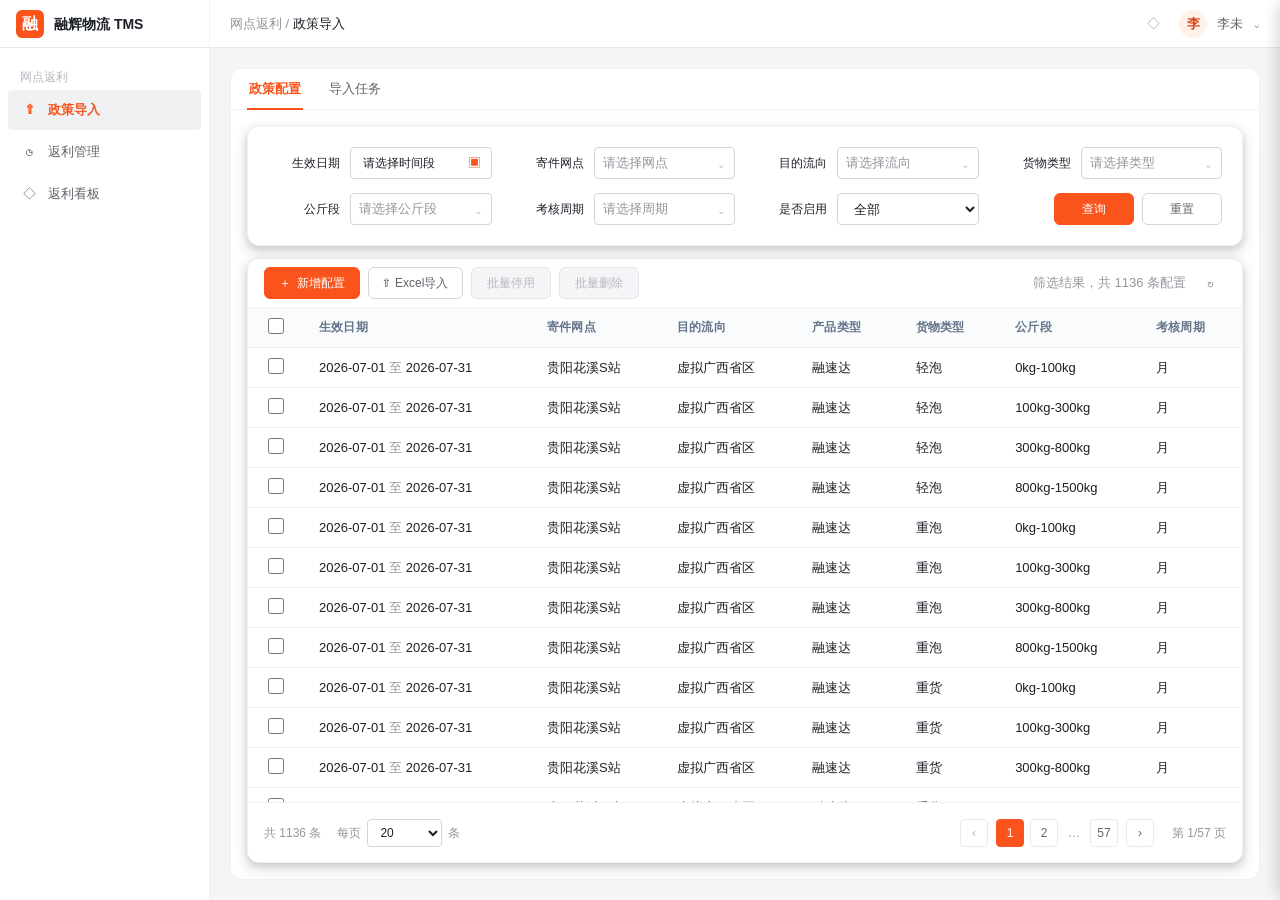
<file: 99-产品原型prototype/政策管理/index.html>
<!doctype html>
<html lang="zh-CN">
<head>
  <meta charset="UTF-8" />
  <meta name="viewport" content="width=device-width, initial-scale=1.0" />
  <title>政策导入 - 网点返利</title>
  <style>
    :root {
      --brand-1:#fff7ed; --brand-2:#ffedd5; --brand-3:#fed7aa; --brand-4:#fdba74;
      --brand-5:#f97316; --brand-6:#ea580c; --brand-7:#c2410c;
      --text-1:#292524; --text-2:#44403c; --text-3:#78716c; --text-4:#a8a29e;
      --fill-1:#fff; --fill-2:#fafaf9; --fill-3:#f5f5f4; --fill-4:#e7e5e4;
      --line-1:#f0efed; --line-2:#e7e5e4; --line-3:#d6d3d1;
      --danger:#dc2626; --danger-light:#fef2f2; --warning:#d97706; --warning-light:#fffbeb;
      --success:#a16207; --success-light:#fefce8;
      --shadow:0 4px 16px rgba(68,64,60,.08);
    }
    *{box-sizing:border-box}
    html,body{height:100%;margin:0;font-family:"Microsoft YaHei","PingFang SC",Arial,sans-serif;color:var(--text-1);background:var(--fill-3);font-size:14px}
    button,input,select,textarea{font:inherit;color:inherit}
    button{cursor:pointer}
    button:focus-visible,input:focus-visible,select:focus-visible,textarea:focus-visible{outline:2px solid var(--brand-4);outline-offset:1px}
    .app{min-height:100%;display:grid;grid-template-columns:200px minmax(0,1fr);grid-template-rows:54px minmax(0,1fr)}
    .topbar{grid-column:1/3;display:flex;align-items:center;background:var(--fill-1);border-bottom:1px solid var(--line-2);z-index:20}
    .brand{width:200px;height:54px;display:flex;align-items:center;padding:0 18px;border-right:1px solid var(--line-2);font-weight:600;gap:10px}
    .brand-mark{width:28px;height:28px;border-radius:7px;background:var(--brand-6);display:grid;place-items:center;color:#fff;font-size:16px;font-weight:700}
    .top-actions{flex:1;display:flex;align-items:center;justify-content:space-between;padding:0 18px}
    .crumb{color:var(--text-3);font-size:13px}.crumb strong{color:var(--text-1);font-weight:500}
    .user{display:flex;align-items:center;gap:10px;color:var(--text-2)}
    .icon-btn{border:0;background:transparent;width:32px;height:32px;border-radius:4px;color:var(--text-3)}
    .icon-btn:hover{background:var(--brand-1);color:var(--brand-6)}
    .avatar{width:28px;height:28px;border-radius:50%;background:var(--brand-2);color:var(--brand-7);display:grid;place-items:center;font-weight:600}
    .sidebar{grid-row:2;background:var(--fill-1);border-right:1px solid var(--line-2);padding:12px 8px;overflow:auto}
    .menu-title{height:28px;padding:6px 12px;color:var(--text-4);font-size:12px}
    .menu-item{height:42px;display:flex;align-items:center;gap:10px;padding:0 12px;border-radius:4px;color:var(--text-2);margin:2px 0;text-decoration:none}
    .menu-item:hover{background:var(--fill-3)}
    .menu-item.active{background:var(--brand-1);color:var(--brand-7);font-weight:500;border-left:3px solid var(--brand-6);padding-left:9px}
    .menu-icon{width:18px;text-align:center;color:inherit}
    .main{grid-column:2;grid-row:2;min-width:0;overflow:auto;padding:20px}
    .page-head{display:flex;align-items:flex-start;justify-content:space-between;margin-bottom:16px}
    .page-head h1{font-size:20px;line-height:28px;margin:0 0 4px;font-weight:600}
    .page-head p{margin:0;color:var(--text-3);font-size:13px}
    .view-switch{display:flex;align-items:center;gap:9px;color:var(--text-2);font-size:13px}
    .tree-control-bar{height:46px;display:flex;align-items:center;justify-content:space-between;padding:0 16px;background:rgba(255,255,255,.72);border-bottom:1px solid var(--line-2);backdrop-filter:blur(18px) saturate(150%)}
    .tree-control-bar .view-switch{font-weight:500}
    .switch{width:42px;height:22px;border:0;border-radius:12px;background:var(--line-3);padding:2px;position:relative;transition:.2s}
    .switch:after{content:"";position:absolute;left:2px;top:2px;width:18px;height:18px;border-radius:50%;background:#fff;box-shadow:0 1px 3px rgba(68,64,60,.25);transition:.2s}
    .switch.on{background:var(--brand-6)}.switch.on:after{left:22px}
    .status-switch-field{min-height:34px;display:flex;align-items:center;gap:10px}.status-switch-field .switch-label{font-size:13px;color:var(--text-2)}
    .tabs{display:flex;border-bottom:1px solid var(--line-2);background:var(--fill-1);padding:0 16px}
    .tab{height:42px;padding:0 16px;border:0;background:transparent;color:var(--text-3);position:relative}
    .tab.active{color:var(--brand-6);font-weight:500}
    .tab.active:after{content:"";position:absolute;left:12px;right:12px;bottom:-1px;height:2px;background:var(--brand-6)}
    .workspace{background:var(--fill-1);border:1px solid var(--line-2);border-radius:6px;box-shadow:0 1px 2px rgba(68,64,60,.03)}
    .filter{padding:16px;border-bottom:1px solid var(--line-1)}
    .filter-grid{display:grid;grid-template-columns:repeat(4,minmax(160px,1fr));gap:12px 16px}
    .field label,.compact-field label{display:block;color:var(--text-2);font-size:13px;margin-bottom:6px}
    .control{width:100%;height:32px;border:1px solid var(--line-3);border-radius:4px;background:#fff;padding:0 10px;transition:.15s}
    .control:hover{border-color:var(--brand-4)}
    .control:focus{border-color:var(--brand-5);box-shadow:0 0 0 2px var(--brand-1);outline:0}
    textarea.control{height:64px;padding:8px 10px;resize:vertical}
    .filter-actions{display:flex;align-items:flex-end;justify-content:flex-end;gap:8px}
    .btn{height:32px;border:1px solid var(--line-3);border-radius:4px;background:#fff;padding:0 14px;display:inline-flex;align-items:center;justify-content:center;gap:6px;white-space:nowrap}
    .btn:hover{border-color:var(--brand-4);color:var(--brand-6);background:var(--brand-1)}
    .btn.primary{background:var(--brand-6);border-color:var(--brand-6);color:#fff}
    .btn.primary:hover{background:var(--brand-5);border-color:var(--brand-5);color:#fff}
    .btn.text{border-color:transparent;background:transparent;color:var(--brand-6);padding:0 6px}
    .btn.text:hover{background:var(--brand-1)}
    .btn.small{height:28px;padding:0 10px;font-size:13px}
    .btn:disabled{cursor:not-allowed;background:var(--fill-3);border-color:var(--line-2);color:var(--text-4)}
    .toolbar{height:56px;display:flex;align-items:center;justify-content:space-between;padding:0 16px}
    .toolbar-left,.toolbar-right{display:flex;align-items:center;gap:8px}
    .muted{color:var(--text-3);font-size:13px}
    .table-wrap{overflow:auto;border-top:1px solid var(--line-1)}
    table{width:100%;border-collapse:separate;border-spacing:0;min-width:1180px}
    th,td{height:44px;padding:0 12px;border-bottom:1px solid var(--line-1);text-align:left;white-space:nowrap}
    th{height:40px;background:var(--fill-2);color:var(--text-2);font-weight:500;position:sticky;top:0;z-index:1}
    .header-stack{display:flex;flex-direction:column;justify-content:center;line-height:1.2}.header-unit{font-size:10px;color:var(--text-4);font-weight:400;margin-bottom:3px}
    .field-unit{display:block;color:var(--text-4);font-size:11px;margin-bottom:4px}
    tbody tr:hover td{background:#fffaf5}
    td.number{text-align:right;font-variant-numeric:tabular-nums}
    .link{color:var(--brand-6);border:0;background:transparent;padding:0}
    .tag{display:inline-flex;align-items:center;height:24px;padding:0 8px;border-radius:3px;font-size:12px;background:var(--fill-3);color:var(--text-2)}
    .tag.orange{background:var(--brand-1);color:var(--brand-7)}
    .tag.gold{background:var(--success-light);color:var(--success)}
    .tag.red{background:var(--danger-light);color:var(--danger)}
    .pager{height:56px;display:flex;align-items:center;justify-content:flex-end;gap:8px;padding:0 16px;color:var(--text-3);font-size:13px}
    .page-btn{width:30px;height:30px;border:1px solid var(--line-2);background:#fff;border-radius:4px}
    .page-btn.active{border-color:var(--brand-6);color:var(--brand-6);background:var(--brand-1)}
    .checkbox{width:16px;height:16px;accent-color:var(--brand-6)}
    .empty{padding:48px;text-align:center;color:var(--text-3)}
    .overlay{position:fixed;inset:0;background:rgba(41,37,36,.38);z-index:40;opacity:0;pointer-events:none;transition:.2s}
    .overlay.show{opacity:1;pointer-events:auto}
    .drawer{position:fixed;right:0;top:0;bottom:0;width:66.666vw;background:#fff;z-index:50;transform:translateX(100%);transition:.24s;box-shadow:-10px 0 30px rgba(41,37,36,.12);display:flex;flex-direction:column}
    .drawer.show{transform:translateX(0)}
    .drawer-head,.modal-head{height:60px;display:flex;align-items:center;justify-content:space-between;padding:0 20px;border-bottom:1px solid var(--line-2);flex:none}
    .drawer-head h2,.modal-head h2{font-size:17px;margin:0;font-weight:600}
    .drawer-body{padding:20px;overflow:auto;flex:1}
    .drawer-foot,.modal-foot{height:58px;border-top:1px solid var(--line-2);display:flex;align-items:center;justify-content:flex-end;gap:8px;padding:0 20px;flex:none;background:#fff}
    .section{margin-bottom:22px}
    .section-title{display:flex;align-items:center;gap:8px;font-weight:600;margin-bottom:12px;color:var(--text-1)}
    .section-title:before{content:"";width:3px;height:15px;background:var(--brand-6);border-radius:2px}
    .form-grid{display:grid;grid-template-columns:repeat(3,minmax(0,1fr));gap:14px 16px}
    .hint{margin-top:5px;font-size:12px;color:var(--text-4)}
    .notice{padding:10px 12px;background:var(--brand-1);border:1px solid var(--brand-3);color:var(--brand-7);border-radius:4px;font-size:13px;margin-bottom:14px}
    .batch-bar{display:flex;align-items:flex-end;gap:12px;padding:12px;background:var(--fill-2);border:1px solid var(--line-2);border-radius:4px;margin-bottom:12px;flex-wrap:wrap}
    .batch-group{display:flex;align-items:flex-end;gap:6px}.batch-group .control{width:150px}
    .price-rule-grid{display:grid;grid-template-columns:repeat(3,minmax(0,1fr));gap:10px;margin-bottom:12px}
    .price-card{border:1px solid var(--line-2);background:var(--fill-2);padding:12px;border-radius:4px}
    .price-card-title{font-weight:500;margin-bottom:8px;color:var(--text-2)}
    .price-card-row{display:flex;align-items:center;gap:6px}.price-card-row .control{min-width:0;flex:1}
    .config-table{border:1px solid var(--line-2);border-radius:4px;overflow:auto;max-height:360px}
    .config-table table{min-width:780px}
    .config-table input,.config-table select{height:28px;border:1px solid var(--line-3);border-radius:3px;padding:0 7px;background:#fff}
    .config-table input{width:110px;text-align:right}
    .config-table select{width:100px}
    .changed td{background:var(--brand-1)!important}
    .modal{position:fixed;left:50%;top:50%;transform:translate(-50%,-48%) scale(.98);width:min(780px,92vw);max-height:86vh;background:#fff;z-index:60;border-radius:6px;box-shadow:0 18px 50px rgba(41,37,36,.22);opacity:0;pointer-events:none;transition:.18s;display:flex;flex-direction:column}
    .modal.show{opacity:1;pointer-events:auto;transform:translate(-50%,-50%) scale(1)}
    .modal-body{padding:20px;overflow:auto}
    .upload-zone{border:1px dashed var(--brand-4);background:var(--brand-1);border-radius:4px;padding:24px;text-align:center;color:var(--text-2)}
    .upload-icon{font-size:30px;color:var(--brand-6);margin-bottom:8px}
    .upload-zone p{margin:4px 0}.upload-zone .small-note{color:var(--text-3);font-size:12px}
    .file-row{margin-top:12px;border:1px solid var(--line-2);background:#fff;padding:10px 12px;display:flex;align-items:center;justify-content:space-between;border-radius:4px}
    .summary-grid{display:grid;grid-template-columns:repeat(5,1fr);gap:10px;margin:16px 0}
    .summary{border:1px solid var(--line-2);background:var(--fill-2);padding:12px;border-radius:4px}
    .summary strong{display:block;font-size:20px;margin-top:4px;font-variant-numeric:tabular-nums}
    .summary.warn strong{color:var(--warning)}.summary.bad strong{color:var(--danger)}.summary.good strong{color:var(--success)}
    .steps{display:flex;align-items:center;margin-bottom:18px}
    .step{display:flex;align-items:center;color:var(--text-4);font-size:13px}.step.active{color:var(--brand-6)}
    .step-dot{width:24px;height:24px;border-radius:50%;display:grid;place-items:center;background:var(--fill-3);margin-right:7px}.step.active .step-dot{background:var(--brand-6);color:#fff}
    .step-line{height:1px;background:var(--line-2);flex:1;margin:0 10px}
    .confirm-modal{width:min(460px,90vw)}
    .confirm-text{line-height:1.7;color:var(--text-2)}
    .toast{position:fixed;top:70px;left:50%;transform:translate(-50%,-16px);padding:10px 16px;background:var(--text-1);color:#fff;border-radius:4px;box-shadow:var(--shadow);z-index:100;opacity:0;pointer-events:none;transition:.2s}
    .toast.show{opacity:1;transform:translate(-50%,0)}
    .hidden{display:none!important}
    .date-filter{display:flex;align-items:flex-end;justify-content:space-between;gap:16px;padding:16px;border-bottom:1px solid var(--line-1)}
    .date-filter .field{width:220px}
    .date-list{padding:6px 16px 16px}
    .date-row{width:100%;min-height:58px;border:0;border-bottom:1px solid var(--line-1);background:#fff;display:flex;align-items:center;justify-content:space-between;padding:0 12px;text-align:left}
    .date-row:hover{background:var(--brand-1)}
    .date-row .date-value{font-size:15px;font-weight:500;color:var(--text-1);font-variant-numeric:tabular-nums}
    .date-row .chevron{font-size:18px;color:var(--text-4)}
    .detail-head{display:flex;align-items:center;justify-content:space-between;gap:16px;padding:14px 16px;border-bottom:1px solid var(--line-2)}
    .detail-title{display:flex;align-items:center;gap:12px}.detail-title h2{font-size:17px;margin:0}.detail-title .muted{margin-top:3px}
    .detail-actions{display:flex;gap:8px}
    .detail-layout{display:grid;grid-template-columns:156px minmax(0,1fr);min-height:640px;transition:grid-template-columns .28s cubic-bezier(.22,1,.36,1);position:relative}
    .detail-layout.month-panel-collapsed{grid-template-columns:0 minmax(0,1fr)}
    .detail-layout.month-panel-collapsed .scope-tree{width:0;overflow:hidden;border:0}
    .detail-layout.month-panel-collapsed .detail-content{padding-left:46px}
    .month-collapse-toggle{position:absolute;left:138px;top:14px;z-index:8;width:28px;height:36px;border:1px solid rgba(253,186,116,.58);border-radius:10px;background:rgba(255,255,255,.68);color:var(--brand-7);box-shadow:0 6px 18px rgba(120,53,15,.13),inset 0 1px 0 rgba(255,255,255,.9);font-size:20px;line-height:1;transition:left .28s cubic-bezier(.22,1,.36,1),background .15s;backdrop-filter:blur(18px) saturate(160%)}
    .month-collapse-toggle:hover{background:var(--brand-1);border-color:var(--brand-5)}
    .detail-layout.month-panel-collapsed .month-collapse-toggle{left:8px}
    .scope-tree{border-right:1px solid rgba(253,186,116,.35);background:linear-gradient(160deg,rgba(255,255,255,.66),rgba(255,247,237,.48));min-width:0;overflow:hidden;backdrop-filter:blur(24px) saturate(150%);box-shadow:inset -1px 0 0 rgba(255,255,255,.72)}
    .tree-head{padding:15px 13px 12px;border-bottom:1px solid rgba(253,186,116,.28);background:rgba(255,255,255,.36);backdrop-filter:blur(20px)}
    .tree-head strong{display:block;margin-bottom:3px}.tree-head .muted{font-size:11px;line-height:1.4}.tree-body{padding:8px 8px 24px;max-height:680px;overflow-y:auto;overflow-x:hidden;scroll-snap-type:y proximity;scrollbar-width:thin;scrollbar-color:rgba(234,88,12,.28) transparent}
    .tree-head-row{display:block}.tree-actions{display:grid;grid-template-columns:1fr 1fr;align-items:center;gap:6px;margin:8px 0 5px}.ios-tree-btn{width:100%;height:27px;padding:0 6px;border:1px solid rgba(255,255,255,.88);border-radius:999px;background:rgba(255,255,255,.58);color:var(--brand-7);font-size:12px;white-space:nowrap;box-shadow:0 4px 12px rgba(120,53,15,.07),inset 0 1px 0 rgba(255,255,255,.9);backdrop-filter:blur(14px) saturate(150%);transition:.18s}.ios-tree-btn:hover{transform:translateY(-1px);background:rgba(255,247,237,.92);border-color:rgba(251,146,60,.32)}.ios-tree-btn.danger{color:#be123c;background:rgba(255,241,242,.62)}.ios-tree-btn.danger:hover{background:rgba(255,228,230,.88);border-color:rgba(251,113,133,.3)}
    .ios-delete-modal{border-radius:24px;background:rgba(255,255,255,.88);border:1px solid rgba(255,255,255,.94);box-shadow:0 28px 70px rgba(41,37,36,.24),inset 0 1px 0 rgba(255,255,255,.96);backdrop-filter:blur(28px) saturate(160%)}.ios-delete-modal .modal-body{text-align:center;padding:25px 28px 22px}.delete-symbol{width:54px;height:54px;margin:0 auto 13px;border-radius:18px;display:grid;place-items:center;background:linear-gradient(145deg,#fff1f2,#ffe4e6);color:#e11d48;font-size:28px;font-weight:400;box-shadow:0 10px 22px rgba(225,29,72,.12),inset 0 1px 0 #fff}.ios-delete-modal h2{margin:0 0 8px;font-size:19px}.ios-delete-modal p{margin:0;color:var(--text-3);line-height:1.7}.btn.danger{background:#e11d48;border-color:#e11d48;color:#fff;border-radius:10px}.btn.danger:hover{background:#be123c;border-color:#be123c;color:#fff}.ios-delete-modal .modal-foot{justify-content:center;padding:13px 20px 18px;border-top:0}.ios-delete-modal .modal-foot .btn{min-width:112px;border-radius:11px}
    .tree-body::-webkit-scrollbar{width:5px}.tree-body::-webkit-scrollbar-thumb{background:rgba(234,88,12,.28);border-radius:8px}
    .tree-group{margin:2px 0}.tree-toggle,.tree-leaf{width:100%;min-height:34px;border:0;background:transparent;border-radius:4px;display:flex;align-items:center;text-align:left;padding:5px 8px;color:var(--text-2)}
    .tree-toggle:hover,.tree-leaf:hover{background:var(--brand-1);color:var(--brand-7)}
    .tree-leaf.active{background:var(--brand-2);color:var(--brand-7);font-weight:500}
    .tree-arrow{width:18px;color:var(--text-4);font-size:11px}.tree-label{overflow:hidden;text-overflow:ellipsis;white-space:nowrap}
    .tree-children{margin-left:16px;border-left:1px solid var(--line-2);padding-left:4px}.tree-group.collapsed>.tree-children{display:none}.tree-group.collapsed>.tree-toggle .tree-arrow{transform:rotate(-90deg)}
    .timeline-year{position:relative}.timeline-year+.timeline-year{margin-top:8px}.timeline-year-label{position:sticky;top:-8px;z-index:3;width:100%;height:34px;border:0;border-radius:10px;background:rgba(255,255,255,.78);color:var(--brand-7);font-weight:700;text-align:left;padding:0 10px;box-shadow:0 4px 14px rgba(120,53,15,.08),inset 0 1px 0 rgba(255,255,255,.92);backdrop-filter:blur(18px) saturate(160%)}
    .timeline-year-label:after{content:"⌃";float:right;color:var(--brand-5);font-size:11px}.timeline-year.collapsed .timeline-year-label:after{content:"⌄"}.timeline-year.collapsed .timeline-months{display:none}
    .timeline-months{position:relative;padding:7px 0 5px 17px}.timeline-months:before{content:"";position:absolute;left:9px;top:4px;bottom:4px;width:2px;border-radius:2px;background:linear-gradient(var(--brand-3),rgba(253,186,116,.2))}
    .timeline-month{position:relative;width:100%;height:36px;border:0;border-radius:12px;background:transparent;display:flex;align-items:center;justify-content:space-between;padding:0 8px 0 14px;color:var(--text-2);scroll-snap-align:center;transition:transform .2s cubic-bezier(.22,1,.36,1),background .2s,box-shadow .2s,color .2s}
    .timeline-dot{position:absolute;left:-12px;width:8px;height:8px;border-radius:50%;background:#fff;border:2px solid var(--brand-4);box-shadow:0 0 0 3px rgba(255,255,255,.66)}
    .timeline-month:hover{background:rgba(255,237,213,.62);color:var(--brand-7);transform:translateX(2px)}
    .timeline-month.active{height:44px;margin:3px 0;background:linear-gradient(135deg,rgba(255,237,213,.92),rgba(255,255,255,.76));color:var(--brand-7);font-size:16px;font-weight:700;transform:scale(1.04);box-shadow:0 8px 22px rgba(194,65,12,.16),inset 0 1px 0 rgba(255,255,255,.95);backdrop-filter:blur(20px) saturate(165%)}
    .timeline-month.active .timeline-dot{width:12px;height:12px;left:-14px;background:var(--brand-6);border:3px solid #fff;box-shadow:0 0 0 3px rgba(249,115,22,.20)}
    .month-count{min-width:20px;height:20px;padding:0 5px;border-radius:10px;display:grid;place-items:center;font-size:11px;color:var(--text-3);background:rgba(255,255,255,.58)}.timeline-month.active .month-count{color:#fff;background:var(--brand-6)}
    .flat-table table,.month-policy-table table{min-width:1580px}.month-policy-table{border:1px solid var(--line-2);border-radius:4px;overflow:auto;max-height:300px;margin-bottom:18px;transition:max-height .28s cubic-bezier(.22,1,.36,1)}
    .policy-row.active td{background:var(--brand-1)}
    .policy-row.viewing td{background:#fff7ed}.policy-row.viewing td:first-child{box-shadow:inset 3px 0 0 var(--brand-6)}.policy-row.viewing:hover td{background:#ffedd5}
    .inline-calendar-row td{height:auto;padding:0;border-bottom:1px solid var(--line-2);white-space:normal;background:#fff}
    .inline-calendar-panel{padding:14px 16px 16px;background:linear-gradient(145deg,rgba(255,247,237,.68),rgba(255,255,255,.96) 44%,rgba(255,251,235,.72));box-shadow:inset 0 8px 18px -18px rgba(120,53,15,.55)}
    .inline-calendar-head{display:flex;align-items:center;justify-content:flex-end;margin-bottom:6px}
    .inline-calendar-actions{display:flex;align-items:center;gap:8px}
    .inline-calendar-panel .calendar-month-head{display:none}.inline-calendar-panel .calendar-scroll{max-height:none}.inline-calendar-panel .calendar-panel{min-width:790px}
    .detail-content{padding:18px;min-width:0;background:linear-gradient(145deg,rgba(255,247,237,.72),rgba(255,255,255,.92) 38%,rgba(255,251,235,.72));}
    .month-list-head{display:flex;align-items:center;justify-content:space-between;gap:12px;margin-bottom:10px}.month-list-head .section-title{margin:0}.calendar-toggle{height:30px;padding:0 11px;border:1px solid rgba(253,186,116,.5);border-radius:999px;background:rgba(255,255,255,.7);color:var(--brand-7);display:inline-flex;align-items:center;gap:6px;font-size:12px;font-weight:600;box-shadow:0 5px 14px rgba(120,53,15,.07),inset 0 1px 0 rgba(255,255,255,.94);backdrop-filter:blur(14px)}.calendar-toggle:hover{background:var(--brand-1);border-color:var(--brand-5)}.calendar-toggle .toggle-arrow{font-size:15px;line-height:1;transition:transform .2s}.detail-content.calendar-collapsed .calendar-toggle .toggle-arrow{transform:rotate(180deg)}.detail-content.calendar-collapsed #detailContent{display:none}.detail-content.calendar-collapsed .month-policy-table{max-height:calc(100vh - 236px);margin-bottom:0}
    .empty-detail{min-height:480px;display:grid;place-items:center;color:var(--text-3)}
    .scope-path{display:flex;align-items:center;justify-content:space-between;gap:12px;font-size:13px;color:var(--text-3);margin-bottom:14px}.scope-path strong{color:var(--brand-7);font-weight:500}
    .info-grid{display:grid;grid-template-columns:repeat(4,minmax(0,1fr));gap:10px;margin-bottom:16px}
    .info-card{border:1px solid rgba(255,255,255,.82);border-radius:12px;padding:12px 13px;background:rgba(255,255,255,.68);box-shadow:0 6px 18px rgba(120,53,15,.06);backdrop-filter:blur(12px);min-width:0}
    .info-card .label{font-size:12px;color:var(--text-3);margin-bottom:5px}.info-card .value{font-size:13px;font-weight:500;line-height:1.45;overflow-wrap:anywhere}
    .price-summary{display:grid;grid-template-columns:repeat(3,minmax(0,1fr));gap:10px;margin-bottom:16px}.price-summary .price-card{border-radius:12px;background:rgba(255,247,237,.72);border-color:rgba(253,186,116,.48);box-shadow:0 6px 18px rgba(120,53,15,.05);backdrop-filter:blur(12px)}.price-value{font-size:18px;font-weight:600;color:var(--brand-7)}
    .month-table{border:1px solid var(--line-2);border-radius:4px;overflow:auto;max-height:390px}.month-table table{min-width:720px}.month-table th,.month-table td{height:38px}
    .read-tag{display:inline-flex;align-items:center;height:22px;padding:0 7px;border-radius:3px;background:var(--brand-1);color:var(--brand-7);font-size:12px}
    .calendar-title-row{display:flex;align-items:center;justify-content:space-between;gap:12px;margin-bottom:12px}.calendar-title-row .section-title{margin:0}.calendar-month-head{display:flex;align-items:center;justify-content:space-between;gap:12px;margin:8px 2px 6px;color:var(--brand-7)}.calendar-legend{display:flex;align-items:center;gap:6px}.calendar-legend-item{display:inline-flex;align-items:center;height:20px;padding:0 7px;border-radius:999px;font-size:9px;font-weight:700}.calendar-legend-item.sunday{color:#c2410c;background:#ffedd5;border:1px solid #fb923c}.calendar-legend-item.holiday{color:#be123c;background:#ffe4e6;border:1px solid #fb7185}
    .editor-multi-select{width:100%}.editor-multi-select summary{min-height:36px;border-radius:8px}.editor-multi-select .multi-options{z-index:180}.editor-multi-select.disabled{pointer-events:none;opacity:.72}.combination-hint{grid-column:1/-1;padding:9px 12px;border:1px solid #fed7aa;border-radius:9px;background:#fff7ed;color:#9a3412;font-size:12px}
    .holiday-status{display:flex;align-items:center;gap:6px;color:var(--brand-7);font-size:12px;background:rgba(255,247,237,.76);border:1px solid rgba(253,186,116,.5);padding:6px 9px;border-radius:999px;backdrop-filter:blur(10px)}
    .calendar-panel{min-width:790px;border:1px solid rgba(255,255,255,.92);border-radius:20px;padding:7px;overflow:hidden;background:radial-gradient(circle at 8% 0,rgba(255,237,213,.82),transparent 34%),radial-gradient(circle at 92% 18%,rgba(254,215,170,.48),transparent 30%),linear-gradient(145deg,rgba(255,255,255,.8),rgba(255,247,237,.58));box-shadow:0 14px 34px rgba(120,53,15,.1),inset 0 1px 0 rgba(255,255,255,.96);backdrop-filter:blur(24px) saturate(155%)}
    .calendar-weekdays,.calendar-grid{display:grid;grid-template-columns:repeat(14,minmax(50px,1fr));gap:3px}
    .calendar-weekdays{margin-bottom:4px}
    .calendar-weekday{height:22px;border-radius:999px;display:flex;align-items:center;justify-content:center;color:#78716c;font-size:11px;font-weight:650;background:rgba(255,255,255,.34)}
    .calendar-period{padding:3px;border-radius:13px;background:rgba(250,250,249,.56);border:1px solid #e7e5e4;box-shadow:inset 0 1px 0 rgba(255,255,255,.9)}.calendar-period+.calendar-period{margin-top:4px}
    .calendar-period-label{display:flex;align-items:center;gap:5px;margin:0 2px 2px;color:var(--text-3);font-size:9px;line-height:1.2}.calendar-period-label span{padding:1px 5px;border-radius:999px;background:rgba(255,255,255,.62)}.calendar-period-label strong{font-size:10px;color:var(--brand-7);letter-spacing:.1px}
    .calendar-empty{min-height:62px;background:rgba(245,245,244,.38);border:1px solid #eeeeec;border-radius:10px}
    .day-card{position:relative;isolation:isolate;overflow:hidden;min-height:62px;background:rgba(255,255,255,.96);border:1px solid #d6d3d1;border-radius:10px;padding:4px 5px;display:flex;flex-direction:column;gap:2px;box-shadow:0 2px 7px rgba(68,64,60,.05),inset 0 1px 0 #fff;transition:transform .18s ease,box-shadow .18s ease,background .18s ease;backdrop-filter:blur(14px) saturate(130%)}
    .day-card:after{content:"";position:absolute;z-index:-1;width:54px;height:54px;border-radius:50%;right:-28px;bottom:-32px;background:rgba(120,113,108,.04);filter:blur(2px)}
    .day-card:hover{transform:translateY(-2px);background:#fff;box-shadow:0 8px 18px rgba(68,64,60,.1),inset 0 0 0 1px rgba(253,186,116,.25)}
    .day-card.is-sunday{background:#fff7ed;border:1.5px solid #fb923c;box-shadow:inset 0 3px 0 #f97316,0 4px 10px rgba(234,88,12,.1)}
    .day-card.is-holiday{background:#fff1f2;border:1.5px solid #fb7185;box-shadow:inset 0 3px 0 #e11d48,0 4px 10px rgba(225,29,72,.1)}
    .day-card.inactive{background:rgba(245,245,244,.45);color:var(--text-4);box-shadow:none}
    .day-card-head{display:flex;align-items:center;justify-content:space-between;gap:4px;min-height:14px}
    .day-number{display:inline-grid;place-items:center;min-width:17px;height:17px;padding:0 3px;border-radius:6px;font-size:10px;font-weight:650;color:#78716c;font-variant-numeric:tabular-nums;letter-spacing:0}.day-card.is-sunday .day-number{color:#fff;background:#f97316;font-weight:800}.day-card.is-holiday .day-number{color:#fff;background:#e11d48;font-weight:800}
    .day-type-tag{display:inline-flex;align-items:center;height:16px;padding:0 5px;border-radius:999px;font-size:8px;font-weight:750;white-space:nowrap;box-shadow:inset 0 1px 0 rgba(255,255,255,.62)}.day-type-tag.sunday{background:#fed7aa;color:#9a3412;border:1px solid #fb923c}.day-type-tag.holiday{background:#fecdd3;color:#9f1239;border:1px solid #fb7185}
    .day-metrics{margin-top:auto;display:grid;grid-template-columns:1fr;gap:1px}
    .day-metric{display:block;min-width:0}
    .day-weight,.day-price{display:flex;align-items:baseline;gap:3px;font-variant-numeric:tabular-nums;white-space:nowrap}
    .day-weight{font-size:16px;line-height:1;font-weight:800;color:#292524;letter-spacing:-.35px}.day-weight small{font-size:8px;font-weight:550;color:#78716c;letter-spacing:0}
    .day-price{font-size:14px;line-height:1;font-weight:800;color:#ea580c;letter-spacing:-.25px}.day-price small{font-size:8px;font-weight:550;color:#c2410c;letter-spacing:0}
    .day-card.inactive .day-weight,.day-card.inactive .day-price{color:var(--text-4)}
    .calendar-scroll{overflow:auto;max-height:455px;border-radius:20px}
    .rule-grid{display:grid;grid-template-columns:repeat(4,minmax(0,1fr));gap:10px;margin-bottom:14px}
    .rule-card{display:grid;grid-template-columns:minmax(92px,auto) minmax(72px,1fr);align-items:center;gap:8px;padding:11px 10px;border:1px solid rgba(253,186,116,.45);border-radius:12px;background:rgba(255,247,237,.72);backdrop-filter:blur(10px)}
    .rule-card label{display:block;color:var(--text-2);font-size:12px;margin:0;line-height:1.35}.rule-card .control{font-size:16px;font-weight:600;color:var(--brand-7)}
    .preview-head{display:flex;align-items:center;justify-content:space-between;gap:12px;margin:12px 0}
    .segmented{display:inline-flex;padding:3px;border-radius:9px;background:var(--fill-3);border:1px solid var(--line-2)}
    .segmented button{height:28px;padding:0 14px;border:0;border-radius:7px;background:transparent;color:var(--text-3)}
    .segmented button.active{background:#fff;color:var(--brand-7);box-shadow:0 2px 8px rgba(120,53,15,.10);font-weight:500}
    .inheritance-note{font-size:12px;color:var(--text-3);line-height:1.6;margin:-4px 0 12px}
    .preview-list table{min-width:700px}.preview-list{max-height:390px}
    @media(max-width:1100px){.filter-grid{grid-template-columns:repeat(2,minmax(160px,1fr))}.form-grid{grid-template-columns:repeat(2,minmax(0,1fr))}.price-rule-grid{grid-template-columns:1fr}.rule-grid{grid-template-columns:repeat(2,minmax(0,1fr))}}
    @media(max-width:1100px){.detail-layout{grid-template-columns:148px minmax(0,1fr)}.month-collapse-toggle{left:130px}.info-grid{grid-template-columns:repeat(2,minmax(0,1fr))}}
    @media(max-width:760px){.app{grid-template-columns:1fr}.topbar{grid-column:1}.brand{width:auto;border-right:0}.top-actions{justify-content:flex-end}.crumb{display:none}.sidebar{display:none}.main{grid-column:1;padding:12px}.filter-grid,.form-grid,.rule-grid{grid-template-columns:1fr}.rule-card{grid-template-columns:132px minmax(0,1fr)}.page-head{align-items:center}.drawer{width:100vw}.summary-grid{grid-template-columns:repeat(2,1fr)}.date-filter{align-items:stretch;flex-direction:column}.date-filter .field{width:100%}.detail-layout{grid-template-columns:1fr}.scope-tree{border-right:0;border-bottom:1px solid var(--line-2)}.tree-body{max-height:260px}.detail-head{align-items:flex-start;flex-direction:column}.info-grid,.price-summary{grid-template-columns:1fr}}
  </style>
  <link rel="stylesheet" href="../rh-design-v3.css" />
  <style>
    body.policy-page{overflow:hidden}
    .policy-page .app{height:100vh;min-height:0;overflow:hidden}
    .policy-page .topbar{position:relative;z-index:30;flex:none}
    .policy-page .sidebar{min-height:0;overflow:hidden!important}
    .policy-page .main{display:flex;height:100%;min-height:0;overflow:hidden!important}
    .policy-page .workspace{display:flex;flex:1;flex-direction:column;width:100%;height:100%;min-height:0;overflow:hidden}
    .policy-page .tabs{flex:0 0 auto}
    .policy-page #configsPanel,.policy-page #importsPanel{flex:1;min-height:0;overflow:hidden}
    .policy-page #flatListView{display:flex;flex-direction:column;height:100%;min-height:0;overflow:hidden}
    .policy-page .policy-filter{position:relative;z-index:12;flex:0 0 auto;overflow:visible}
    .policy-page .policy-list-card{display:flex;flex:1;flex-direction:column;min-height:0;overflow:hidden}
    .policy-page .policy-list-card>.toolbar{flex:0 0 auto}
    .policy-page .policy-list-card>.flat-table{flex:1;min-height:0;overflow:auto}
    .policy-page .policy-pager{position:relative;z-index:5;flex:0 0 60px;margin:0;border-top:1px solid var(--rh-line-light);background:var(--rh-white)!important}
    .policy-page #importsPanel:not(.hidden){display:flex;flex-direction:column}
    .policy-page #importsPanel>.toolbar{flex:0 0 auto}
    .policy-page #importsPanel>.table-wrap{flex:1;min-height:0;overflow:auto}
    .policy-page #importsPanel>.pager{flex:0 0 60px;margin:0;border-top:1px solid var(--rh-line-light);background:var(--rh-white)!important}
    .problem-pool-toolbar{display:flex;align-items:center;justify-content:space-between;gap:12px;margin-bottom:14px}.problem-pool-toolbar-left,.problem-pool-toolbar-right{display:flex;align-items:center;gap:8px;flex-wrap:wrap}.problem-pool-table{position:relative;overflow:auto}.problem-pool-table table{min-width:1900px}.problem-edit-control{width:100%;min-width:96px;height:30px;padding:0 7px;border:1px solid var(--rh-line-strong);border-radius:4px;background:var(--rh-white);font-size:12px}.problem-edit-control:focus{border-color:var(--rh-primary);outline:0;box-shadow:0 0 0 2px rgba(250,84,28,.1)}.problem-reason{max-width:220px;white-space:normal;line-height:1.5}.problem-actions{display:flex;gap:12px;white-space:nowrap}.problem-pool-table .problem-status-sticky,.problem-pool-table .problem-actions-sticky{position:sticky;background:var(--rh-white)}.problem-pool-table .problem-actions-sticky{right:0;z-index:5;width:150px;min-width:150px}.problem-pool-table .problem-status-sticky{right:150px;z-index:4;width:110px;min-width:110px;box-shadow:-8px 0 12px -12px rgba(55,34,20,.45)}.problem-pool-table thead .problem-status-sticky,.problem-pool-table thead .problem-actions-sticky{z-index:9;background:var(--rh-fill-1)}.problem-pool-table tbody tr:hover .problem-status-sticky,.problem-pool-table tbody tr:hover .problem-actions-sticky{background:var(--rh-fill-1)}.problem-pool-empty{padding:50px 20px;color:var(--rh-text-3);text-align:center}
    @media(max-width:760px){body.policy-page{overflow:auto}.policy-page .app{height:auto;min-height:100%}.policy-page .main{height:auto;overflow:visible!important}.policy-page .workspace{height:auto;overflow:visible}.policy-page #configsPanel,.policy-page #importsPanel,.policy-page #flatListView{overflow:visible}.policy-page .policy-list-card>.flat-table,.policy-page #importsPanel>.table-wrap{max-height:60vh}}
  </style>
  <script src="../rh-design-v3.js" defer></script>
</head>
<body class="policy-page">
  <div class="app">
    <header class="topbar">
      <div class="brand"><div class="brand-mark">融</div><span>融辉物流 TMS</span></div>
      <div class="top-actions">
        <div class="crumb">网点返利 / <strong>政策导入</strong></div>
        <div class="user"><button class="icon-btn" aria-label="消息">◇</button><div class="avatar">李</div><span>李未</span><span>⌄</span></div>
      </div>
    </header>
    <aside class="sidebar">
      <div class="menu-title">网点返利</div>
      <a class="menu-item active" href="../政策管理/index.html"><span class="menu-icon">⇧</span>政策导入</a>
      <a class="menu-item" href="../每日返利/index.html"><span class="menu-icon">◷</span>返利管理</a>
      <a class="menu-item" href="../返利看板/index.html"><span class="menu-icon">◇</span>返利看板</a>
    </aside>
    <main class="main">
      <section class="workspace">
        <div class="tabs">
          <button class="tab active" data-tab="configs">政策配置</button><button class="tab" data-tab="imports">导入任务</button>
        </div>
        <div id="configsPanel">
          <div id="flatListView">
            <div class="policy-filter" aria-label="政策配置筛选">
              <div class="filter-item filter-date"><label>生效日期</label><div class="date-range-picker"><button id="filterDateRange" class="date-range-trigger" type="button" aria-expanded="false"><span id="filterDateText">请选择时间段</span><span class="date-range-icon">▣</span></button><input id="filterStart" type="hidden" /><input id="filterEnd" type="hidden" /><div id="filterDatePopover" class="date-range-popover hidden"><div class="range-calendar-head"><button id="rangePrevMonth" class="range-month-btn" type="button" aria-label="上一个月">‹</button><strong id="rangeMonthLabel"></strong><button id="rangeNextMonth" class="range-month-btn" type="button" aria-label="下一个月">›</button></div><div class="range-weekdays"><span>日</span><span>一</span><span>二</span><span>三</span><span>四</span><span>五</span><span>六</span></div><div id="rangeCalendarDays" class="range-calendar-days"></div><div id="rangeSelectionTip" class="range-selection-tip">请选择开始日期</div><div class="date-range-actions"><button id="filterDateClear" class="btn text" type="button">清除</button><button id="filterDateConfirm" class="btn primary" type="button" disabled>确认日期</button></div></div></div></div>
              <div class="filter-item"><label>寄件网点</label><details class="multi-select" data-filter="site" data-searchable="true"><summary>请选择网点</summary><div class="multi-options"></div></details></div>
              <div class="filter-item"><label>目的流向</label><details class="multi-select" data-filter="endpoint" data-searchable="true"><summary>请选择流向</summary><div class="multi-options"></div></details></div>
              <div class="filter-item"><label>货物类型</label><details class="multi-select" data-filter="cargo"><summary>请选择类型</summary><div class="multi-options"></div></details></div>
              <div class="filter-item"><label>公斤段</label><details class="multi-select" data-filter="band"><summary>请选择公斤段</summary><div class="multi-options"></div></details></div>
              <div class="filter-item"><label>考核周期</label><details class="multi-select" data-filter="cycle"><summary>请选择周期</summary><div class="multi-options"></div></details></div>
              <div class="filter-item"><label>是否启用</label><select id="filterEnabled" class="control" aria-label="是否启用"><option value="">全部</option><option value="enabled">启用</option><option value="disabled">停用</option></select></div>
              <div class="filter-actions policy-filter-actions"><button id="policyQuery" class="btn primary">查询</button><button id="policyReset" class="btn">重置</button></div>
            </div>
            <div class="policy-list-card">
              <div class="toolbar"><div class="toolbar-left"><button id="addBtn" class="btn primary"><span>＋</span>新增配置</button><button id="importBtn" class="btn"><span>⇧</span>Excel导入</button><button id="bulkDisableBtn" class="btn" type="button" disabled>批量停用</button><button id="bulkDeleteBtn" class="btn" type="button" disabled>批量删除</button></div><div class="toolbar-right"><span id="resultCount" class="muted"></span><button class="icon-btn" aria-label="刷新" id="refreshBtn">↻</button></div></div>
              <div class="table-wrap flat-table"><table aria-label="全部返利配置"><thead><tr><th style="width:42px"><input class="checkbox" type="checkbox" data-select-all="flat" aria-label="全选全部返利配置" /></th><th>生效日期</th><th>寄件网点</th><th>目的流向</th><th>产品类型</th><th>货物类型</th><th>公斤段</th><th>考核周期</th><th>是否启用</th><th>导入时间</th><th>导入人</th><th>操作</th></tr></thead><tbody id="flatBody"></tbody></table></div>
              <div class="pager policy-pager"><div class="pager-summary"><span id="flatTotal"></span><label class="page-size-control">每页<select id="pageSize" aria-label="每页展示条数"><option value="10">10</option><option value="20" selected>20</option><option value="50">50</option><option value="100">100</option></select>条</label></div><div class="pager-controls"><button id="prevPage" class="page-btn" type="button" aria-label="上一页">‹</button><div id="pageNumbers" class="page-numbers"></div><button id="nextPage" class="page-btn" type="button" aria-label="下一页">›</button><span id="pageStatus" class="page-status"></span></div></div>
            </div>
          </div>
          <div id="treeModeView" class="hidden">
            <div class="detail-head">
              <div id="detailSubtitle" class="muted">仅展示当前月份，共 3 条配置</div>
              <div class="detail-actions"><button id="detailAdd" class="btn primary">新增配置</button><button id="detailImport" class="btn">Excel导入</button><button id="holidayImportBtn" class="btn">导入国家法定节假日</button></div>
            </div>
            <div class="detail-layout">
              <button id="collapseMonthPanel" class="month-collapse-toggle" type="button" aria-label="向左收起生效年月" title="向左收起生效年月">‹</button>
              <aside class="scope-tree">
                <div class="tree-head"><div class="tree-head-row"><strong>生效年月</strong><div class="tree-actions"><button id="addMonthBtn" class="ios-tree-btn" type="button">＋新增</button><button id="deleteMonthBtn" class="ios-tree-btn danger" type="button">删除</button></div></div><div class="muted">按年月倒序排列</div></div>
                <div id="monthTree" class="tree-body month-tree"></div>
              </aside>
              <section class="detail-content">
                <div class="month-list-head"><div class="section-title">当月返利配置</div><button id="calendarToggle" class="calendar-toggle" type="button" aria-expanded="true"><span class="toggle-arrow">⌃</span><span id="calendarToggleText">收起日历</span></button></div>
                <div class="month-policy-table"><table aria-label="当月返利配置"><thead><tr><th style="width:42px"><input class="checkbox" type="checkbox" data-select-all="month" aria-label="全选当月返利配置" /></th><th>生效日期</th><th>寄件网点</th><th>目的流向</th><th>产品类型</th><th>货物类型</th><th>公斤段</th><th>考核周期</th><th>是否启用</th><th>导入时间</th><th>导入人</th><th>操作</th></tr></thead><tbody id="monthPolicyBody"></tbody></table></div>
                <div id="detailContent"></div>
              </section>
            </div>
          </div>
        </div>
        <div id="importsPanel" class="hidden">
          <div class="toolbar"><div class="toolbar-left"><button class="btn primary" id="importBtn2">Excel导入</button><button class="btn" id="downloadTemplate">下载导入模板</button></div><div class="toolbar-right"><span class="muted">最近30天</span></div></div>
          <div class="table-wrap"><table aria-label="导入记录"><thead><tr><th>导入批次号</th><th>文件名称</th><th>导入状态</th><th>总行数</th><th>通过</th><th>失败</th><th>替换</th><th>导入人</th><th>导入时间</th><th>操作</th></tr></thead><tbody id="importBody"></tbody></table></div>
          <div class="pager"><span>共 3 条</span><button class="page-btn" disabled>‹</button><button class="page-btn active">1</button><button class="page-btn" disabled>›</button></div>
        </div>
      </section>
    </main>
  </div>

  <div id="overlay" class="overlay"></div>
  <aside id="editorDrawer" class="drawer" aria-hidden="true">
    <div class="drawer-head"><h2 id="drawerTitle">新增返利配置</h2><button class="icon-btn close-layer" aria-label="关闭">×</button></div>
    <div class="drawer-body">
      <div class="notice">按生效开始、结束日期维护。跨月时系统自动拆分为月度配置，周考核在每个自然月内重新按1—7日、8—14日等固定周期计算。</div>
      <section class="section">
        <div class="section-title">维护范围</div>
        <div class="form-grid">
          <div class="field"><label>生效开始日期 *</label><input id="eStart" class="control" type="date" value="2026-10-01" /></div>
          <div class="field"><label>生效结束日期 *</label><input id="eEnd" class="control" type="date" value="2026-10-31" /></div>
          <div class="field"><label>考核周期 *</label><select id="eCycle" class="control"><option selected>周</option><option>月</option></select><div id="cycleHint" class="hint">1—7日、8—14日、15—21日、22—28日、29日—月末</div></div>
          <div class="field"><label>是否启用</label><div class="status-switch-field"><button id="eEnabled" class="switch on" type="button" role="switch" aria-checked="true" aria-label="是否启用"></button><span id="eEnabledText" class="switch-label">启用</span></div><div class="hint">启用时自动检测重复政策</div></div>
        </div>
      </section>
      <section class="section">
        <div class="section-title">适用范围</div>
        <div class="form-grid">
          <div class="field"><label>寄件网点 *</label><select id="eSite" class="control"><option>安龙站</option><option>安顺商贸城S站</option><option>贵阳花溪S站</option><option>杭州临平网点</option><option>嘉兴秀洲网点</option><option>宁波北仑网点</option></select></div>
          <div class="field"><label>目的流向 *</label><select id="eEndpoint" class="control"></select></div>
          <div class="field"><label>产品类型 *</label><details id="eProduct" class="multi-select editor-multi-select" data-editor-multi="product"><summary>请选择产品类型</summary><div class="multi-options"></div></details></div>
          <div class="field"><label>货物类型 *</label><details id="eCargo" class="multi-select editor-multi-select" data-editor-multi="cargo"><summary>请选择货物类型</summary><div class="multi-options"></div></details></div>
          <div class="field"><label>公斤段 *</label><details id="eBand" class="multi-select editor-multi-select" data-editor-multi="band"><summary>请选择公斤段</summary><div class="multi-options"></div></details></div>
          <div id="combinationHint" class="combination-hint">请选择产品类型、货物类型和公斤段；提交后系统按排列组合拆分为原子政策。</div>
        </div>
      </section>
      <section class="section">
        <div class="section-title">每日返利配置</div>
        <div class="rule-grid">
          <div class="rule-card"><label>日基准量（kg）</label><input id="dailyBase" class="control config-input" type="number" min="0" value="500" /></div>
          <div class="rule-card"><label>工作日基准量（kg）</label><input id="workdayBase" class="control config-input" type="number" min="0" placeholder="未填时使用日基准量" /></div>
          <div class="rule-card"><label>周日基准量（kg）</label><input id="sundayBase" class="control config-input" type="number" min="0" placeholder="未填时使用日基准量" /></div>
          <div class="rule-card"><label>节假日基准量（kg）</label><input id="holidayBase" class="control config-input" type="number" min="0" placeholder="未填时按星期继承" /></div>
        </div>
        <div class="rule-grid">
          <div class="rule-card"><label>日返利单价（元/kg）</label><input id="dailyPrice" class="control config-input" type="number" min="0" step="0.01" value="0.01" /></div>
          <div class="rule-card"><label>工作日返利单价（元/kg）</label><input id="workdayPrice" class="control config-input" type="number" min="0" step="0.01" placeholder="未填时使用日返利" /></div>
          <div class="rule-card"><label>周日返利单价（元/kg）</label><input id="sundayPrice" class="control config-input" type="number" min="0" step="0.01" placeholder="未填时使用日返利" /></div>
          <div class="rule-card"><label>节假日返利单价（元/kg）</label><input id="holidayPrice" class="control config-input" type="number" min="0" step="0.01" placeholder="未填时按星期继承" /></div>
        </div>
        <div class="inheritance-note">优先级：节假日 ＞ 工作日/周日 ＞ 日。输入内容后，下方有效值立即刷新。</div>
        <div class="preview-head"><div><strong>每日配置预览</strong><div class="muted" id="previewRange" style="margin-top:4px"></div></div><div class="segmented"><button id="previewCalendarTab" class="active">日历</button><button id="previewListTab">列表</button></div></div>
        <div id="dailyCalendarPreview"></div>
        <div id="dailyListPreview" class="config-table preview-list hidden"><table><thead><tr><th>日期</th><th>星期</th><th>日期类型</th><th>有效基准量（kg）</th><th>有效返利单价（元/kg）</th></tr></thead><tbody id="dailyBody"></tbody></table></div>
      </section>
    </div>
    <div class="drawer-foot"><button class="btn close-layer">取消</button><button id="saveConfig" class="btn primary">保存配置</button></div>
  </aside>

  <aside id="problemPoolDrawer" class="drawer" aria-hidden="true">
    <div class="drawer-head"><div><h2>导入问题数据</h2><div id="problemPoolSubtitle" class="muted"></div></div><button class="icon-btn close-layer" aria-label="关闭">×</button></div>
    <div class="drawer-body">
      <div class="notice" style="margin-bottom:14px">展示当前导入批次中未成功导入的数据。可在线修改、删除，也可下载后二次导入；修正后支持行内单条继续导入，或勾选多条批量继续导入。</div>
      <div class="problem-pool-toolbar"><div class="problem-pool-toolbar-left"><span id="problemPoolCount" class="muted"></span><span id="problemSelectedCount" class="selection-count">已选 0 条</span></div><div class="problem-pool-toolbar-right"><button id="continueSelectedProblems" class="btn primary" type="button" disabled>批量继续导入</button><button id="downloadSelectedProblems" class="btn" type="button" disabled>下载选中问题数据</button><button id="downloadAllProblems" class="btn" type="button">下载全部问题数据</button></div></div>
      <div class="table-wrap problem-pool-table"><table aria-label="导入问题数据"><thead><tr><th style="width:42px"><input id="selectAllProblems" class="checkbox" type="checkbox" aria-label="全选当前批次问题数据" /></th><th>Excel行号</th><th>生效日期</th><th>寄件网点</th><th>目的流向</th><th>产品类型</th><th>货物类型</th><th>公斤段</th><th>考核周期</th><th>失败原因</th><th class="problem-status-sticky">处理状态</th><th class="problem-actions-sticky">操作</th></tr></thead><tbody id="problemPoolBody"></tbody></table></div>
    </div>
    <div class="drawer-foot"><button class="btn close-layer" type="button">关闭</button><button id="problemReimport" class="btn primary" type="button">二次导入</button></div>
  </aside>

  <section id="importModal" class="modal" aria-hidden="true">
    <div class="modal-head"><h2>Excel导入</h2><button class="icon-btn close-layer" aria-label="关闭">×</button></div>
    <div class="modal-body">
      <div class="steps"><div class="step active"><span class="step-dot">1</span>上传文件</div><div class="step-line"></div><div class="step" id="step2"><span class="step-dot">2</span>校验与预览</div><div class="step-line"></div><div class="step" id="step3"><span class="step-dot">3</span>确认导入</div></div>
      <div id="uploadStage">
        <div class="upload-zone"><div class="upload-icon">⇧</div><p><strong>选择Excel文件导入返利配置</strong></p><p class="small-note">使用“适用范围”工作表填写；跨月日期范围由系统自动拆分</p><div style="margin-top:14px"><input id="fileInput" type="file" accept=".xlsx,.xls" class="hidden" /><button class="btn primary" id="chooseFile">选择文件</button></div></div>
        <div style="margin-top:12px;display:flex;justify-content:space-between;align-items:center"><span class="muted">请先使用最新导入模板填写</span><button class="btn text download-template">下载导入模板</button></div>
      </div>
      <div id="previewStage" class="hidden">
        <div class="file-row"><div><strong id="selectedFile">网点返利配置_2026年10月.xlsx</strong><div id="importValidationText" class="muted" style="margin-top:4px">已完成格式、枚举、文件内重复和现有政策冲突校验</div></div><button class="btn text" id="replaceFile">重新选择</button></div>
        <div class="summary-grid"><div class="summary"><span>Excel总行数</span><strong id="importTotalRows">0</strong></div><div class="summary good"><span>校验通过</span><strong id="importPassedRows">0</strong></div><div class="summary bad"><span>进入信息池</span><strong id="importFailedRows">0</strong></div><div class="summary"><span>生成政策</span><strong id="importGeneratedCount">0</strong></div><div class="summary warn"><span>替换数量</span><strong id="importReplacementCount">0</strong></div></div>
        <div id="importPreviewNotice" class="notice" style="margin-bottom:16px"></div>
      </div>
    </div>
    <div class="modal-foot"><button class="btn close-layer">取消</button><button id="confirmImport" class="btn primary" disabled>确认导入</button></div>
  </section>

  <section id="holidayModal" class="modal confirm-modal" aria-hidden="true">
    <div class="modal-head"><h2>导入国家法定节假日</h2><button class="icon-btn close-layer" aria-label="关闭">×</button></div>
    <div class="modal-body">
      <div class="notice">节假日数据优先于星期规则。导入后，法定节假日优先使用节假日基准量和返利单价；未填写节假日值时按当天星期类型继续继承。</div>
      <div class="form-grid" style="grid-template-columns:1fr 1fr;margin-bottom:14px">
        <div class="field"><label>适用年份</label><select id="holidayYear" class="control"><option selected>2026</option><option>2025</option></select></div>
        <div class="field"><label>更新方式</label><select class="control"><option>覆盖该年度数据</option><option>追加并更新重复日期</option></select></div>
      </div>
      <div class="upload-zone"><div class="upload-icon">⇧</div><p><strong id="holidayFileName">2026年国家法定节假日.xlsx</strong></p><p class="small-note">字段：日期、节假日名称、日期类型</p><div style="margin-top:12px"><input id="holidayFile" type="file" accept=".xlsx,.xls,.csv" class="hidden" /><button id="chooseHolidayFile" class="btn">选择文件</button><button id="loadOfficialHoliday" class="btn primary">加载2026年官方示例</button></div></div>
      <div id="holidayPreview" class="file-row"><div><strong>已识别7组节假日</strong><div class="muted" style="margin-top:4px">元旦、春节、清明节、劳动节、端午节、中秋节、国庆节</div></div><span class="tag orange">校验通过</span></div>
    </div>
    <div class="modal-foot"><button class="btn close-layer">取消</button><button id="confirmHolidayImport" class="btn primary">确认导入</button></div>
  </section>

  <section id="monthModal" class="modal confirm-modal" aria-hidden="true">
    <div class="modal-head"><h2>新增生效月份</h2><button class="icon-btn close-layer" aria-label="关闭">×</button></div>
    <div class="modal-body">
      <div class="field"><label>生效年月 *</label><input id="newMonthInput" class="control" type="month" /></div>
      <div class="notice" style="margin:14px 0 0">月份必须使用“年份＋月份”格式，例如2026年10月。新增后可在该月份下继续新增返利配置。</div>
    </div>
    <div class="modal-foot"><button class="btn close-layer">取消</button><button id="confirmAddMonth" class="btn primary">确认新增月份</button></div>
  </section>

  <section id="deleteMonthModal" class="modal confirm-modal ios-delete-modal" aria-hidden="true">
    <div class="modal-body">
      <div class="delete-symbol">−</div>
      <h2 id="deleteMonthTitle">删除当前月份？</h2>
      <p id="deleteMonthText">删除后，该月份及其配置将从年月树中移除。</p>
    </div>
    <div class="modal-foot"><button class="btn close-layer">取消</button><button id="confirmDeleteMonth" class="btn danger">确认删除</button></div>
  </section>

  <section id="bulkDisableModal" class="modal confirm-modal ios-delete-modal" aria-hidden="true">
    <div class="modal-body">
      <div class="delete-symbol">–</div>
      <h2>确认批量停用？</h2>
      <p id="bulkDisableText">已选择 0 条政策。</p>
      <div class="notice" style="margin-top:14px;text-align:left">停用后不再参与后续政策匹配。系统不提供批量启用；如需启用新政策，请重新导入。</div>
    </div>
    <div class="modal-foot"><button class="btn close-layer">取消</button><button id="confirmBulkDisable" class="btn danger">确认批量停用</button></div>
  </section>

  <section id="bulkDeleteModal" class="modal confirm-modal ios-delete-modal" aria-hidden="true">
    <div class="modal-body">
      <div class="delete-symbol">−</div>
      <h2>确认批量删除？</h2>
      <p id="bulkDeleteText">已选择 0 条政策。</p>
      <div class="notice" style="margin-top:14px;text-align:left">只有尚未生效的政策可以删除。已经生效或参与返利计算的政策不会删除，请使用停用处理。</div>
    </div>
    <div class="modal-foot"><button class="btn close-layer">取消</button><button id="confirmBulkDelete" class="btn danger">确认批量删除</button></div>
  </section>

  <div id="toast" class="toast" role="status"></div>

  <script src="app.js"></script>
</body>
</html>
</file>
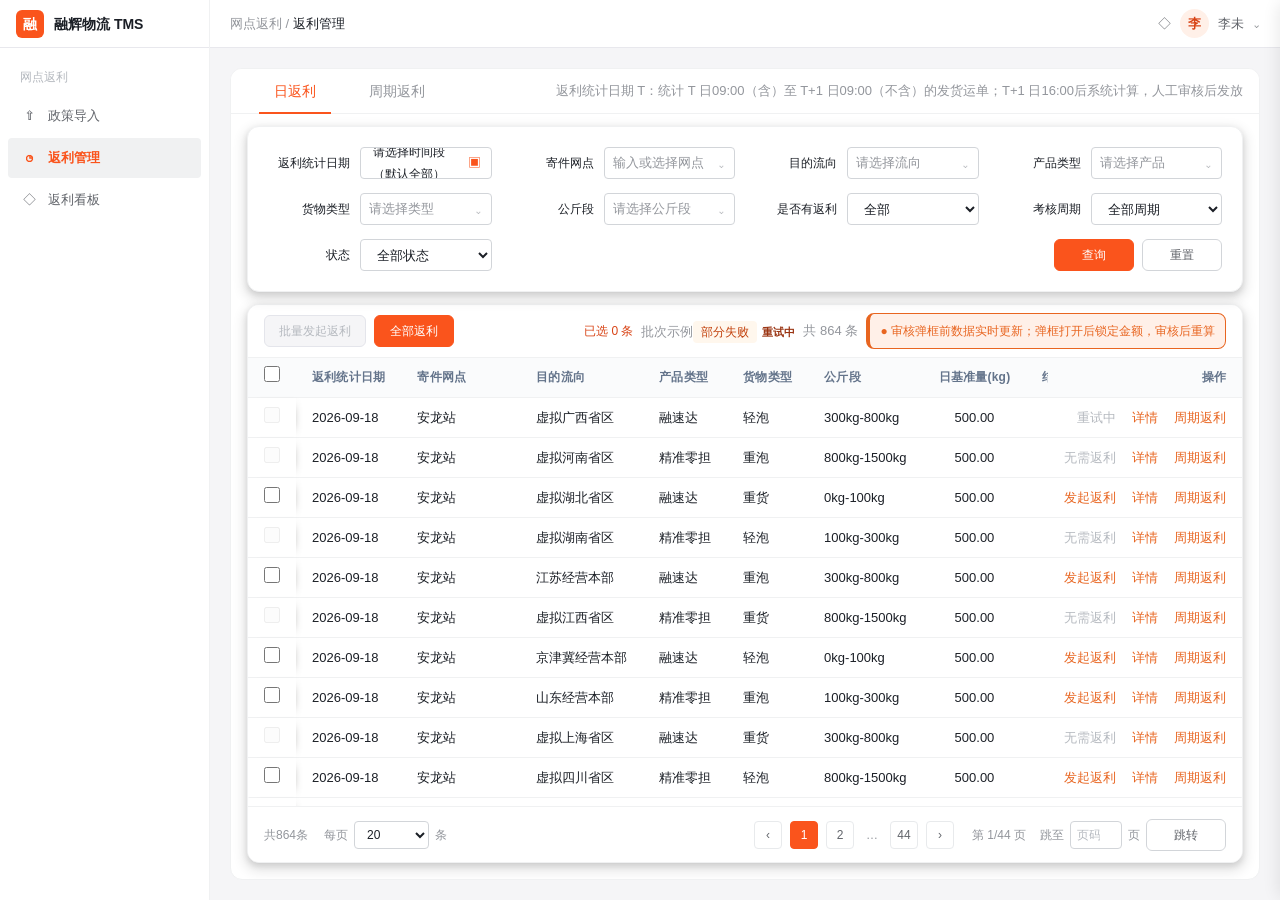
<file: 99-产品原型prototype/每日返利/index.html>
<!doctype html>
<html lang="zh-CN">
<head>
  <meta charset="UTF-8" />
  <meta name="viewport" content="width=device-width,initial-scale=1" />
  <title>返利管理 - 网点返利</title>
  <style>
    :root{--orange:#ea580c;--orange2:#f97316;--deep:#c2410c;--cream:#fff7ed;--peach:#ffedd5;--amber:#f59e0b;--red:#e11d48;--ink:#292524;--sub:#78716c;--line:#e7e5e4;--paper:#fff;--bg:#f5f5f4}
    *{box-sizing:border-box}html,body{height:100%;margin:0;font:14px/1.5 "Microsoft YaHei","PingFang SC",sans-serif;color:var(--ink);background:var(--bg)}button,input,select{font:inherit}button{cursor:pointer}
    .app{min-height:100%;display:grid;grid-template-columns:200px minmax(0,1fr);grid-template-rows:54px minmax(0,1fr)}
    .topbar{grid-column:1/3;display:flex;align-items:center;background:#fff;border-bottom:1px solid var(--line);z-index:10}.brand{width:200px;height:54px;padding:0 18px;display:flex;align-items:center;gap:10px;border-right:1px solid var(--line);font-weight:650}.brand-mark{width:28px;height:28px;border-radius:8px;display:grid;place-items:center;color:#fff;background:linear-gradient(145deg,var(--orange2),var(--orange));box-shadow:0 6px 14px rgba(234,88,12,.22)}.top-actions{flex:1;display:flex;align-items:center;justify-content:space-between;padding:0 18px}.crumb{font-size:13px;color:var(--sub)}.crumb strong{color:var(--ink)}.user{display:flex;align-items:center;gap:9px}.avatar{width:29px;height:29px;border-radius:50%;display:grid;place-items:center;background:var(--peach);color:var(--deep);font-weight:700}
    .sidebar{grid-row:2;background:#fff;border-right:1px solid var(--line);padding:12px 8px}.menu-title{padding:6px 12px;color:#a8a29e;font-size:12px}.menu-item{height:42px;padding:0 12px;margin:2px 0;display:flex;align-items:center;gap:10px;border-radius:8px;color:#44403c;text-decoration:none}.menu-item:hover{background:#fafaf9}.menu-item.active{padding-left:9px;border-left:3px solid var(--orange);background:var(--cream);color:var(--deep);font-weight:650}.menu-icon{width:18px;text-align:center}
    .main{grid-column:2;grid-row:2;min-width:0;overflow:auto;padding:20px}.page-head{display:flex;align-items:flex-end;justify-content:space-between;margin-bottom:16px}.page-head h1{font-size:22px;margin:0 0 3px}.muted{font-size:13px;color:var(--sub)}
    .date-nav{display:flex;align-items:center;gap:8px;background:rgba(255,255,255,.72);border:1px solid rgba(255,255,255,.9);border-radius:15px;padding:7px;backdrop-filter:blur(18px);box-shadow:0 10px 24px rgba(120,53,15,.07)}.date-nav input{height:34px;border:0;background:transparent;padding:0 8px;outline:0}.icon-btn{width:34px;height:34px;border:0;border-radius:10px;background:#fff;color:var(--deep)}
    .kpis{display:grid;grid-template-columns:repeat(4,minmax(0,1fr));gap:12px;margin-bottom:14px}.kpi{position:relative;overflow:hidden;min-height:116px;padding:16px;border:1px solid rgba(255,255,255,.94);border-radius:20px;background:linear-gradient(145deg,rgba(255,255,255,.92),rgba(255,247,237,.68));box-shadow:0 12px 30px rgba(120,53,15,.08);backdrop-filter:blur(18px)}.kpi:after{content:"";position:absolute;width:92px;height:92px;border-radius:50%;right:-34px;bottom:-42px;background:rgba(251,146,60,.12)}.kpi-label{color:var(--sub);font-size:13px}.kpi-value{font-size:27px;font-weight:760;margin-top:8px;letter-spacing:-.5px}.kpi-value.orange{color:var(--orange)}.kpi-value.red{color:var(--red)}.kpi-foot{margin-top:6px;color:#a8a29e;font-size:12px}
    .panel{background:#fff;border:1px solid var(--line);border-radius:16px;box-shadow:0 4px 18px rgba(68,64,60,.05);overflow:hidden}.filter{display:grid;grid-template-columns:minmax(280px,1.7fr) repeat(4,minmax(140px,1fr)) auto;gap:12px;padding:14px 16px;border-bottom:1px solid #f0efed}.field label{display:block;font-size:12px;color:var(--sub);margin-bottom:5px}.control{width:100%;height:34px;padding:0 10px;border:1px solid #d6d3d1;border-radius:9px;background:#fff;outline:0}.control:focus{border-color:#fb923c;box-shadow:0 0 0 3px rgba(251,146,60,.12)}.date-range{display:grid;grid-template-columns:1fr auto 1fr;align-items:center;gap:7px}.date-range span{color:#a8a29e;font-size:12px}.filter-actions{display:flex;align-items:flex-end;gap:8px}.btn{height:34px;padding:0 14px;border:1px solid #d6d3d1;border-radius:9px;background:#fff;color:#44403c}.btn:hover{border-color:#fb923c;color:var(--deep);background:var(--cream)}.btn.primary{border-color:var(--orange);background:linear-gradient(135deg,var(--orange2),var(--orange));color:#fff;box-shadow:0 6px 14px rgba(234,88,12,.18)}.btn.text{border:0;background:transparent;color:var(--orange);padding:0 6px}.btn:disabled{cursor:not-allowed;color:#a8a29e;background:#f5f5f4;border-color:#e7e5e4;box-shadow:none}
    .toolbar{min-height:54px;padding:8px 16px;display:flex;align-items:center;justify-content:space-between;gap:12px}.toolbar strong{font-size:15px}.toolbar-left,.toolbar-right{display:flex;align-items:center;gap:10px}.selection-count{color:var(--deep);font-size:12px}.notice{display:inline-flex;align-items:center;gap:7px;padding:6px 10px;border-radius:999px;background:var(--cream);color:var(--deep);font-size:12px}
    .table-wrap{overflow:auto}table{width:100%;min-width:1710px;border-collapse:separate;border-spacing:0}th,td{height:48px;padding:0 12px;border-bottom:1px solid #f0efed;text-align:left;white-space:nowrap}th{height:40px;background:#fafaf9;color:#57534e;font-weight:600;position:sticky;top:0;z-index:2}tbody tr:hover td{background:#fffaf5}.check-cell{width:46px;text-align:center;padding:0 8px}.sticky-select{position:sticky!important;left:0;z-index:4;background:#fff;box-shadow:5px 0 10px -9px rgba(68,64,60,.7)}.sticky-actions{position:sticky!important;right:0;z-index:4;background:#fff;box-shadow:none;text-align:right}th.sticky-select,th.sticky-actions{z-index:7;background:#fafaf9}tbody tr:hover .sticky-select,tbody tr:hover .sticky-actions{background:#fffaf5}.row-check{width:17px;height:17px;margin:0;accent-color:var(--orange);cursor:pointer}.row-check:disabled{cursor:not-allowed;opacity:.38}.num,.numeric-head{text-align:center;font-variant-numeric:tabular-nums}.money,.daily-delta-positive{font-weight:700;color:var(--orange)}.daily-delta-negative{font-weight:600;color:#78716c}.negative{font-weight:700;color:var(--red)}.tag{display:inline-flex;align-items:center;height:24px;padding:0 8px;border-radius:999px;font-size:12px}.tag.wait{background:#fff7ed;color:#c2410c}.tag.failed{background:#fff1f2;color:#b42318;border:1px solid #fecaca}.tag.partial{background:#fff7ed;color:#c2410c;border:1px solid #fed7aa}.retry-note{display:inline-flex;align-items:center;margin-left:5px;color:#9a3412;font-size:11px;font-weight:600}.batch-status[hidden]{display:none}.tag.done{background:#fefce8;color:#a16207}.tag.calc{background:#fffbeb;color:#b45309}.adjust-chip{display:inline-flex;align-items:center;height:24px;padding:0 8px;border-radius:999px;background:#f5f5f4;color:var(--sub);font-size:12px}.adjust-chip.changed{background:#fff1f2;color:#be123c;font-weight:650}.row-actions{display:flex;align-items:center;justify-content:flex-end;gap:16px}
    .pager{height:52px;padding:0 16px;display:flex;align-items:center;justify-content:flex-end;gap:8px;color:var(--sub)}.page{width:30px;height:30px;border:1px solid var(--line);border-radius:8px;background:#fff}.page.active{background:var(--orange);border-color:var(--orange);color:#fff}
    .overlay{position:fixed;inset:0;background:rgba(41,37,36,.26);opacity:0;visibility:hidden;transition:.2s;z-index:30;backdrop-filter:blur(4px)}.overlay.show{opacity:1;visibility:visible}.drawer{position:fixed;top:0;right:0;width:66.666vw;height:100vh;background:rgba(255,255,255,.94);transform:translateX(100%);transition:.25s;z-index:31;box-shadow:-18px 0 50px rgba(41,37,36,.16);backdrop-filter:blur(24px)}.drawer.show{transform:none}.drawer-head{height:64px;padding:0 20px;display:flex;align-items:center;justify-content:space-between;border-bottom:1px solid var(--line)}.drawer-head h2{font-size:18px;margin:0}.close{width:34px;height:34px;border:0;border-radius:50%;background:#f5f5f4;font-size:21px}.drawer-body{height:calc(100vh - 64px);overflow:auto;padding:18px 20px}.detail-summary{display:grid;grid-template-columns:repeat(5,1fr);gap:10px;margin-bottom:16px}.mini{padding:12px;border-radius:14px;background:linear-gradient(145deg,#fff,#fff7ed);border:1px solid #ffedd5}.mini span{display:block;color:var(--sub);font-size:12px}.mini strong{display:block;margin-top:5px;font-size:17px}.tabs,.trace-tabs{display:flex;gap:6px;padding:5px;background:#f5f5f4;border-radius:12px;margin-bottom:14px}.tab,.trace-tab{flex:1;height:34px;border:0;border-radius:9px;background:transparent;color:var(--sub)}.tab.active,.trace-tab.active{background:#fff;color:var(--deep);font-weight:650;box-shadow:0 3px 9px rgba(68,64,60,.08)}.trace-summary{display:grid;grid-template-columns:repeat(4,1fr);gap:10px;margin-bottom:14px}.trace-card{padding:13px;border:1px solid #ffedd5;border-radius:14px;background:linear-gradient(145deg,#fff,#fff7ed)}.trace-card span{display:block;color:var(--sub);font-size:12px}.trace-card strong{display:block;margin-top:5px;font-size:18px}.trace-note{padding:10px 12px;margin-bottom:14px;border-radius:12px;background:#fff7ed;color:#9a3412;font-size:12px}.difference-link{border:0;border-bottom:1px dashed currentColor;background:transparent;padding:2px 0;color:#be123c;font-weight:700;cursor:pointer}.difference-link:hover{color:#9f1239}.detail-table tr.linked-change td{animation:changeFlash 2.2s ease;border-top:1px solid #fb923c;border-bottom:1px solid #fb923c}@keyframes changeFlash{0%,45%{background:#ffedd5}100%{background:transparent}}.month-overview{display:grid;grid-template-columns:repeat(4,1fr);gap:10px;margin-bottom:14px}.month-metric{padding:14px;border:1px solid rgba(255,255,255,.94);border-radius:17px;background:linear-gradient(145deg,rgba(255,255,255,.96),rgba(255,247,237,.76));box-shadow:0 8px 22px rgba(120,53,15,.06)}.month-metric span{display:block;color:var(--sub);font-size:12px}.month-metric strong{display:block;margin-top:5px;font-size:20px}.calendar-legend{display:flex;align-items:center;justify-content:space-between;margin:5px 2px 10px}.legend-items{display:flex;gap:14px;color:var(--sub);font-size:12px}.legend-dot{display:inline-block;width:8px;height:8px;margin-right:5px;border-radius:50%;background:#fb923c}.legend-dot.under{background:#fda4af}.legend-dot.future{background:#d6d3d1}.month-calendar-wrap{overflow:auto;padding-bottom:3px}.month-calendar{min-width:760px;display:grid;grid-template-columns:repeat(7,1fr);gap:8px}.calendar-week{padding:5px;text-align:center;color:#a8a29e;font-size:12px}.day-cell{position:relative;min-height:116px;padding:10px;border:1px solid rgba(255,255,255,.95);border-radius:16px;background:rgba(255,255,255,.74);box-shadow:0 6px 18px rgba(120,53,15,.05);overflow:hidden}.day-cell.over{background:linear-gradient(145deg,rgba(255,255,255,.94),rgba(255,237,213,.88));border-color:#fed7aa}.day-cell.under{background:linear-gradient(145deg,rgba(255,255,255,.94),rgba(255,241,242,.78));border-color:#ffe4e6}.day-cell.future{background:rgba(245,245,244,.62);border-color:#e7e5e4;color:#a8a29e}.day-cell.selected{box-shadow:0 0 0 2px #f97316,0 10px 24px rgba(234,88,12,.15)}.day-top{display:flex;align-items:center;justify-content:space-between}.day-number{font-weight:700}.day-status{font-size:11px;color:var(--sub)}.day-delta{margin-top:11px;font-size:18px;font-weight:760}.day-cell.over .day-delta{color:#ea580c}.day-cell.under .day-delta{color:#be123c}.day-weight{margin-top:3px;color:var(--sub);font-size:11px}.day-rebate{position:absolute;left:10px;bottom:9px;font-size:12px;font-weight:650;color:#c2410c}.detail-card{padding:14px;border:1px solid var(--line);border-radius:15px;margin-bottom:10px}.detail-card-head{display:flex;align-items:center;justify-content:space-between;margin-bottom:10px}.detail-card h3{font-size:14px;margin:0}.detail-count{padding:4px 9px;border-radius:999px;background:var(--cream);color:var(--deep);font-size:12px}.detail-table{width:100%;min-width:880px}.detail-table th,.detail-table td{height:40px}.detail-pager{display:flex;align-items:center;justify-content:flex-end;gap:8px;margin-top:12px;color:var(--sub);font-size:12px}
    .confirm{position:fixed;left:50%;top:50%;width:430px;max-width:calc(100vw - 32px);transform:translate(-50%,-46%) scale(.98);opacity:0;visibility:hidden;z-index:32;background:rgba(255,255,255,.94);border:1px solid rgba(255,255,255,.94);border-radius:22px;box-shadow:0 24px 60px rgba(41,37,36,.22);backdrop-filter:blur(24px);transition:.2s}.confirm.show{opacity:1;visibility:visible;transform:translate(-50%,-50%) scale(1)}.confirm-body{padding:22px}.confirm h2{margin:0 0 8px;font-size:19px}.confirm-amount{font-size:30px;font-weight:780;color:var(--orange);margin:16px 0}.confirm-foot{display:flex;justify-content:flex-end;gap:8px;padding:14px 20px;border-top:1px solid var(--line)}.toast{position:fixed;left:50%;bottom:28px;transform:translate(-50%,20px);opacity:0;z-index:50;background:#292524;color:#fff;padding:10px 16px;border-radius:999px;transition:.2s}.toast.show{opacity:1;transform:translate(-50%,0)}
    .page-tabs{display:flex;align-items:center;gap:6px;width:max-content;margin:0 0 14px;padding:5px;border:1px solid rgba(255,255,255,.94);border-radius:15px;background:rgba(255,255,255,.72);box-shadow:0 8px 24px rgba(120,53,15,.06);backdrop-filter:blur(18px)}.page-tab{min-width:128px;height:38px;padding:0 22px;border:0;border-radius:11px;background:transparent;color:var(--sub);font-weight:650}.page-tab.active{background:#fff;color:var(--deep);box-shadow:0 4px 12px rgba(120,53,15,.1)}.rebate-view[hidden]{display:none}.cycle-filter{grid-template-columns:repeat(4,minmax(150px,1fr))}.cycle-filter .filter-actions{justify-content:flex-end}.cycle-table table{min-width:1840px}.tag.success{background:#fff7ed;color:#9a3412}.tag.pending{background:#fffbeb;color:#b45309}.tag.adjusting{background:#fff1f2;color:#be123c}.cycle-delta.positive{color:var(--orange);font-weight:700}.cycle-delta.negative{color:var(--red);font-weight:700}.auto-note{display:inline-flex;align-items:center;gap:7px;padding:6px 10px;border-radius:999px;background:#fff7ed;color:#9a3412;font-size:12px}.formula{padding:12px;border-radius:12px;background:#fff7ed;color:#9a3412;line-height:1.8}.cycle-detail-grid{display:grid;grid-template-columns:repeat(4,1fr);gap:10px;margin-bottom:14px}
    .period-calendar-layout{display:grid;gap:14px}.period-calendar-layout.month-mode{grid-template-columns:minmax(0,1fr) 210px;align-items:stretch}.period-calendar-main{min-width:0}.period-summary-row{display:grid;grid-template-columns:repeat(2,minmax(0,1fr));gap:12px;margin-bottom:14px}.period-summary-card,.period-summary-side{border:1px solid #fed7aa;border-radius:18px;background:linear-gradient(145deg,rgba(255,255,255,.98),rgba(255,247,237,.88));box-shadow:0 10px 26px rgba(120,53,15,.08)}.period-summary-card{padding:16px}.period-summary-card span,.period-summary-side span{display:block;color:var(--sub);font-size:12px}.period-summary-card strong{display:block;margin-top:8px;font-size:24px}.period-summary-side{display:flex;min-height:100%;flex-direction:column;justify-content:center;padding:22px 18px;text-align:center}.period-summary-side .period-status{margin:12px 0 24px;font-size:30px;color:var(--orange)}.period-summary-side .period-status.unmet{color:var(--red)}.period-summary-side .period-rebate{margin-top:8px;font-size:28px;color:var(--orange)}.period-summary-side .period-meta{margin-top:24px;padding-top:18px;border-top:1px solid #fed7aa;text-align:left;line-height:2}.week-calendar{display:grid;grid-template-columns:repeat(7,minmax(105px,1fr));gap:8px;min-width:790px}.week-day-label{margin-bottom:5px;color:var(--sub);font-size:11px}.period-title{display:flex;align-items:center;justify-content:space-between;margin-bottom:10px}.period-title strong{font-size:15px}.period-badge{padding:5px 10px;border-radius:999px;background:#fff7ed;color:#c2410c;font-size:12px}
    .week-period-list{display:grid;gap:14px}.week-period-row{display:grid;grid-template-columns:minmax(0,1fr) 190px;gap:12px;align-items:stretch;padding-bottom:14px;border-bottom:1px solid var(--rh-line-light)}.week-period-row:last-child{padding-bottom:0;border-bottom:0}.week-period-main{min-width:0}.week-period-summary{display:flex;flex-direction:column;justify-content:center;min-height:100%;padding:16px;border:1px solid #fed7aa;border-radius:16px;background:linear-gradient(145deg,rgba(255,255,255,.98),rgba(255,247,237,.88));text-align:center}.week-period-summary span{color:var(--sub);font-size:12px}.week-period-summary strong{display:block;margin:8px 0;font-size:22px}.week-period-summary .period-ended-result{display:grid;gap:12px}.week-period-summary .period-ended-result strong{margin:3px 0}.week-period-summary .period-not-ended{color:var(--orange)}
    @media(max-width:1100px){.kpis{grid-template-columns:repeat(2,1fr)}.filter,.cycle-filter{grid-template-columns:repeat(3,1fr)}.date-field{grid-column:span 2}.detail-summary,.trace-summary,.month-overview,.cycle-detail-grid{grid-template-columns:repeat(2,1fr)}.period-calendar-layout.month-mode,.week-period-row{grid-template-columns:1fr}.period-summary-side,.week-period-summary{min-height:auto}}@media(max-width:760px){.app{grid-template-columns:1fr}.topbar{grid-column:1}.brand{width:auto;border:0}.crumb,.sidebar{display:none}.main{grid-column:1;padding:12px}.page-head{align-items:flex-start;gap:10px}.page-tabs{width:100%}.page-tab{flex:1;min-width:0}.kpis{grid-template-columns:1fr 1fr}.filter,.cycle-filter{grid-template-columns:1fr}.date-field{grid-column:auto}.date-range{grid-template-columns:1fr}.date-range span{display:none}.drawer{width:100vw}.period-summary-row{grid-template-columns:1fr}}
  </style>
  <link rel="stylesheet" href="../rh-design-v3.css" />
  <style>
    body.rebate-page{overflow:hidden}
    .rebate-page .app{height:100vh;min-height:0;overflow:hidden}
    .rebate-page .topbar{position:relative;z-index:30;flex:none}
    .rebate-page .sidebar{min-height:0;overflow:hidden!important}
    .rebate-page .main{display:flex;height:100%;min-height:0;overflow:hidden!important;padding:20px}
    .rebate-page .rebate-workspace{display:flex;flex:1;flex-direction:column;width:100%;height:100%;min-height:0;overflow:hidden;border-radius:12px!important}
    .rebate-page .page-tabs{display:flex;flex:0 0 44px;align-items:stretch;width:100%;margin:0;padding:0 16px;border:0;border-bottom:1px solid var(--rh-line-light);border-radius:0;background:var(--rh-white);box-shadow:none;backdrop-filter:none}
    .rebate-page .page-tab{position:relative;min-width:96px;height:44px;padding:0 16px;border:0;border-radius:0;color:var(--rh-text-3);background:transparent;font-weight:500;box-shadow:none}
    .rebate-page .page-tab.active{color:var(--rh-primary);background:transparent;box-shadow:none}
    .rebate-page .page-tab.active:after{content:"";position:absolute;right:12px;bottom:-1px;left:12px;height:2px;background:var(--rh-primary)}
    .rebate-page .tab-note{display:flex;align-items:center;margin-left:auto;white-space:nowrap}
    .rebate-page .rebate-view{flex:1;min-height:0;overflow:hidden;background:var(--rh-bg-page)}
    .rebate-page .rebate-view:not([hidden]){display:flex;flex-direction:column}
    .rebate-page .kpis{flex:0 0 auto;gap:12px;margin:0;padding:16px 16px 0}
    .rebate-page .kpi{min-height:88px;padding:14px 16px;border:1px solid var(--rh-line-light);border-radius:12px;background:var(--rh-white);box-shadow:var(--rh-shadow-1);backdrop-filter:none}
    .rebate-page .kpi:after{display:none}.rebate-page .kpi-value{margin-top:4px;font-size:24px}.rebate-page .kpi-foot{margin-top:2px}
    .rebate-page .rebate-layout{display:flex;flex:1;flex-direction:column;min-height:0;padding:12px 16px 16px;overflow:hidden}
    .rebate-page .search-card{position:relative;z-index:12;flex:0 0 auto;border:1px solid var(--rh-line-light);border-radius:12px;background:var(--rh-white);box-shadow:var(--rh-shadow-1)}
    .rebate-page .search-card .filter{display:grid;grid-template-columns:repeat(4,minmax(220px,1fr));gap:14px 20px;padding:20px!important;border:0;background:transparent!important}
    .rebate-page .search-card .field{display:grid;grid-template-columns:82px minmax(0,1fr);align-items:center;gap:10px;min-width:0}
    .rebate-page .search-card .field>label{display:block;margin:0;color:var(--rh-text-1);font-size:12px;line-height:20px;text-align:right}
    .rebate-page .search-card .date-field{grid-column:span 1}
    .rebate-page .search-card .date-range{min-width:0}.rebate-page .search-card .date-range .control{min-width:0;padding:0 6px;font-size:12px}
    .rebate-page .daily-multi-select .hidden,.rebate-page .cycle-multi-select .hidden{display:none!important}
    .rebate-page .search-card .filter-actions{grid-column:4;min-height:32px;padding:0;align-items:center;justify-content:flex-end}
    .rebate-page .result-card{display:flex;flex:1;flex-direction:column;min-height:0;margin-top:12px;overflow:hidden;border:1px solid var(--rh-line-light);border-radius:12px;background:var(--rh-white);box-shadow:var(--rh-shadow-1)}
    .rebate-page .result-card>.toolbar{flex:0 0 auto;min-height:56px;padding:8px 16px}
    .rebate-page .result-card>.table-wrap{flex:1;min-height:0;overflow:auto;border-top:1px solid var(--rh-line-light)}
    .rebate-page #dailyView .result-card>.table-wrap>table{min-width:1760px}
    .rebate-page #dailyView .result-card>.table-wrap>table th,
    .rebate-page #dailyView .result-card>.table-wrap>table td{padding-right:8px;padding-left:8px}
    .rebate-page #cycleView .result-card>.table-wrap>table{min-width:1840px}
    .rebate-page #cycleView .result-card>.table-wrap>table th,
    .rebate-page #cycleView .result-card>.table-wrap>table td{padding-right:8px;padding-left:8px}
    .rebate-page #cycleView .result-card>.table-wrap>table th:first-child,
    .rebate-page #cycleView .result-card>.table-wrap>table td:first-child{position:sticky;left:0;z-index:4;min-width:190px;background:var(--rh-white);box-shadow:5px 0 10px -9px rgba(68,64,60,.7)}
    .rebate-page #cycleView .result-card>.table-wrap>table th:first-child{z-index:7;background:var(--fill-2)}
    .rebate-page #cycleView .result-card>.table-wrap>table tbody tr:hover td:first-child{background:var(--rh-row-hover)}
    .rebate-page .result-card>.policy-pager{position:relative;z-index:5;display:flex;flex:0 0 56px;align-items:center;justify-content:space-between!important;gap:16px;margin:0;padding:0 16px;border-top:1px solid var(--rh-line-light);background:var(--rh-white)!important}
    .rebate-page .pager-summary,.rebate-page .pager-controls,.rebate-page .page-size-control{display:flex;align-items:center}.rebate-page .pager-summary{gap:16px}.rebate-page .pager-controls{gap:8px}.rebate-page .page-size-control{gap:6px;color:var(--rh-text-3)}
    .rebate-page .page-size-control select{height:28px;padding:0 24px 0 8px;border:1px solid var(--rh-line-strong);border-radius:4px;color:var(--rh-text-1);background:var(--rh-white);font-size:12px}.rebate-page .page-status{min-width:62px;color:var(--rh-text-3);text-align:right}
    .rebate-page .page-jump{display:flex;align-items:center;gap:6px;margin-left:6px;color:var(--rh-text-3);white-space:nowrap}.rebate-page .page-jump input{width:52px;height:28px;padding:0 6px;border:1px solid var(--rh-line-strong);border-radius:4px;text-align:center;outline:0}.rebate-page .page-jump input:focus{border-color:var(--rh-primary);box-shadow:0 0 0 2px var(--rh-primary-light)}.rebate-page .page-gap{display:inline-grid;width:20px;height:28px;place-items:center;color:var(--rh-text-3)}
    .rebate-page .tag.paid{color:#57534e!important;background:#f5f5f4!important;border:1px solid #d6d3d1!important}
    .rebate-page .sticky-actions .row-actions{justify-content:flex-end!important;gap:16px!important}
    .rebate-page .sticky-actions .action-link{min-width:0!important;height:auto!important;padding:0!important;border:0!important;border-radius:0!important;background:transparent!important;box-shadow:none!important;color:var(--rh-secondary)!important;font-size:13px!important;font-weight:400!important;line-height:21px!important;cursor:pointer;transition:color .16s ease}
    .rebate-page .sticky-actions .action-link:hover{color:var(--rh-secondary-active)!important;background:transparent!important}
    .rebate-page .sticky-actions .action-link.rebate-btn{color:var(--rh-secondary)!important;font-weight:400!important}
    .rebate-page .sticky-actions .action-link:focus-visible{outline:2px solid rgba(250,84,28,.28);outline-offset:2px}
    .rebate-page .sticky-actions .action-link:disabled{color:var(--rh-text-4)!important;background:transparent!important;opacity:1!important;cursor:not-allowed}
    .rebate-page .prototype-waybill-actions{display:flex;align-items:center;gap:14px;white-space:nowrap}.rebate-page .prototype-waybill-action{padding:0;border:0;background:transparent;color:var(--rh-secondary);font-size:13px;cursor:pointer}.rebate-page .prototype-waybill-action:hover{color:var(--rh-secondary-active)}.rebate-page .prototype-waybill-action.delete{color:var(--rh-error)}.rebate-page .prototype-only-note{color:var(--rh-text-3);font-size:12px;font-weight:400}.rebate-page .prototype-edit-control{width:132px;height:30px;padding:0 7px;border:1px solid var(--rh-line-strong);border-radius:6px;background:var(--rh-white);color:var(--rh-text-1);font-size:12px;outline:0}.rebate-page .prototype-edit-control:focus{border-color:var(--rh-primary);box-shadow:0 0 0 2px var(--rh-primary-light)}.rebate-page .prototype-edit-weight{width:96px;text-align:right}
    .rebate-page th{position:sticky;top:0;z-index:2}.rebate-page .toolbar-right{flex-wrap:wrap;justify-content:flex-end}
    @media(max-width:1200px){.rebate-page .tab-note{display:none}.rebate-page .search-card .filter{grid-template-columns:repeat(2,minmax(220px,1fr))}.rebate-page .search-card .filter-actions{grid-column:2}}
    @media(max-width:760px){body.rebate-page{overflow:auto}.rebate-page .app{height:auto;min-height:100%}.rebate-page .main{height:auto;overflow:visible!important;padding:12px}.rebate-page .rebate-workspace,.rebate-page .rebate-view,.rebate-page .rebate-layout{height:auto;overflow:visible}.rebate-page .search-card .filter{grid-template-columns:1fr;padding:16px!important}.rebate-page .search-card .field{grid-template-columns:78px minmax(0,1fr)}.rebate-page .search-card .filter-actions{grid-column:1}.rebate-page .result-card>.table-wrap{max-height:60vh}.rebate-page .result-card>.policy-pager{align-items:flex-start;flex-direction:column;height:auto;padding:12px 16px}.rebate-page .kpis{grid-template-columns:1fr 1fr}}
  </style>
  <script src="../rh-design-v3.js" defer></script>
<style>.rebate-task-list{display:grid;gap:10px;padding:0 16px 10px}.rebate-task-list[hidden]{display:none}.rebate-task{padding:14px 16px;border:1px solid #fed7aa;border-radius:14px;background:linear-gradient(120deg,#fff,#fff7ed);box-shadow:0 5px 15px rgba(120,53,15,.05)}.task-head,.task-meta,.task-foot{display:flex;align-items:center;justify-content:space-between;gap:12px}.task-head strong{font-size:14px}.task-id{margin-left:10px;color:#a8a29e;font-size:12px}.task-state{padding:4px 10px;border-radius:999px;background:#ffedd5;color:#c2410c;font-size:12px;font-weight:650}.task-state.retrying{background:#fff1f2;color:#b42318}.task-meta{justify-content:flex-start;flex-wrap:wrap;margin:10px 0;font-size:12px;color:#78716c}.task-meta b{color:#292524;margin-left:4px;font-variant-numeric:tabular-nums}.task-progress{height:6px;border-radius:999px;background:#f5f5f4;overflow:hidden}.task-progress span{display:block;width:0;height:100%;border-radius:inherit;background:linear-gradient(90deg,#fb923c,#ea580c);transition:width .2s}.task-foot{margin-top:8px;color:#a8a29e;font-size:11px}</style>
</head>
<body class="rebate-page">
<div class="app">
  <header class="topbar"><div class="brand"><div class="brand-mark">融</div><span>融辉物流 TMS</span></div><div class="top-actions"><div class="crumb">网点返利 / <strong>返利管理</strong></div><div class="user"><span>◇</span><div class="avatar">李</div><span>李未</span><span>⌄</span></div></div></header>
  <aside class="sidebar"><div class="menu-title">网点返利</div><a class="menu-item" href="../政策管理/index.html"><span class="menu-icon">⇧</span>政策导入</a><a class="menu-item active" href="../每日返利/index.html"><span class="menu-icon">◷</span>返利管理</a><a class="menu-item" href="../返利看板/index.html"><span class="menu-icon">◇</span>返利看板</a></aside>
  <main class="main">
    <section class="workspace rebate-workspace">
    <nav class="page-tabs" aria-label="返利类型"><button class="page-tab active" type="button" data-page-tab="daily">日返利</button><button class="page-tab" type="button" data-page-tab="cycle">周期返利</button><div class="tab-note muted" id="pageSubtitle">返利统计日期 T：统计 T 日09:00（含）至 T+1 日09:00（不含）的发货运单；T+1 日16:00后系统计算，人工审核后发放</div></nav>
    <div id="dailyView" class="rebate-view">
    <div class="rebate-layout">
      <section class="search-card">
      <div class="filter">
        <div class="field date-field"><label>返利统计日期</label><div class="date-range-picker"><button id="rebateDateRange" class="date-range-trigger" type="button" aria-expanded="false"><span id="rebateDateText">请选择时间段（默认全部）</span><span class="date-range-icon">▣</span></button><input id="rebateDateStart" type="hidden" value="" /><input id="rebateDateEnd" type="hidden" value="" /><div id="rebateDatePopover" class="date-range-popover hidden"><div class="range-calendar-head"><button id="rebateRangePrevMonth" class="range-month-btn" type="button" aria-label="上一个月">‹</button><strong id="rebateRangeMonthLabel"></strong><button id="rebateRangeNextMonth" class="range-month-btn" type="button" aria-label="下一个月">›</button></div><div class="range-weekdays"><span>日</span><span>一</span><span>二</span><span>三</span><span>四</span><span>五</span><span>六</span></div><div id="rebateRangeCalendarDays" class="range-calendar-days"></div><div id="rebateRangeSelectionTip" class="range-selection-tip">请选择开始日期</div><div class="date-range-actions"><button id="rebateDateClear" class="btn text" type="button">清除</button><button id="rebateDateConfirm" class="btn primary" type="button">确认日期</button></div></div></div></div>
          <div class="field"><label>寄件网点</label><details class="multi-select daily-multi-select" data-daily-filter="site" data-searchable="true"><summary>输入或选择网点</summary><div class="multi-options"></div></details></div>
          <div class="field"><label>目的流向</label><details class="multi-select daily-multi-select" data-daily-filter="flow" data-searchable="true"><summary>请选择流向</summary><div class="multi-options"></div></details></div>
          <div class="field"><label>产品类型</label><details class="multi-select daily-multi-select" data-daily-filter="product"><summary>请选择产品</summary><div class="multi-options"></div></details></div>
          <div class="field"><label>货物类型</label><details class="multi-select daily-multi-select" data-daily-filter="cargo"><summary>请选择类型</summary><div class="multi-options"></div></details></div>
          <div class="field"><label>公斤段</label><details class="multi-select daily-multi-select" data-daily-filter="band"><summary>请选择公斤段</summary><div class="multi-options"></div></details></div>
          <div class="field"><label>是否有返利</label><select id="dailyHasRebateFilter" class="control"><option value="">全部</option><option value="yes">有返利</option><option value="no">无返利</option></select></div>
          <div class="field"><label>考核周期</label><select id="dailyCycleFilter" class="control"><option value="">全部周期</option><option value="周">周</option><option value="月">月</option></select></div>
          <div class="field"><label>状态</label><select id="dailyStatusFilter" class="control"><option value="">全部状态</option><option>待发放</option><option>已发放</option><option>发放失败</option></select></div>
        <div class="filter-actions"><button class="btn primary" id="queryBtn">查询</button><button class="btn" id="resetBtn">重置</button></div>
      </div>
      </section>
      <section class="result-card">
      <div class="toolbar"><div class="toolbar-left"><button class="btn" id="batchRebateBtn" disabled>批量发起返利</button><button class="btn primary" id="allRebateBtn">全部返利</button></div><div class="toolbar-right"><span class="selection-count" id="selectionCount">已选 0 条</span><span class="batch-status" id="batchStatus"><span class="muted">批次示例</span><span class="tag partial">部分失败</span><span class="retry-note">重试中</span></span><span class="muted" id="resultCount">共 4 条</span><span class="notice">● 审核弹框前数据实时更新；弹框打开后锁定金额，审核后重算</span></div></div>
      <div id="rebateTaskList" class="rebate-task-list" hidden></div>
      <div class="table-wrap"><table><thead><tr><th class="check-cell sticky-select"><input id="selectAll" class="row-check" type="checkbox" aria-label="全选当前可返利记录" /></th><th>返利统计日期</th><th>寄件网点</th><th>目的流向</th><th>产品类型</th><th>货物类型</th><th>公斤段</th><th class="numeric-head">日基准量(kg)</th><th class="numeric-head">结算总重(kg)</th><th class="numeric-head">差值(kg)</th><th class="numeric-head">返利单价(元/kg)</th><th class="numeric-head">返利(元)</th><th>考核周期</th><th>状态</th><th>发放时间</th><th>最新更新时间</th><th class="sticky-actions">操作</th></tr></thead><tbody id="dailyBody"></tbody></table></div>
      <div class="pager policy-pager"><div class="pager-summary"><span id="pagerCount">共0条</span><label class="page-size-control">每页<select id="dailyPageSize" aria-label="日返利每页展示条数"><option value="10">10</option><option value="20" selected>20</option><option value="50">50</option><option value="100">100</option></select>条</label></div><div class="pager-controls" id="dailyPagerControls"></div></div>
      </section>
    </div>
    </div>

    <div id="cycleView" class="rebate-view" hidden>
      <div class="rebate-layout">
        <section class="search-card">
        <div class="filter cycle-filter">
          <div class="field date-field"><label>返利周期</label><div class="date-range-picker"><button id="cycleDateRange" class="date-range-trigger" type="button" aria-expanded="false"><span id="cycleDateText">请选择时间段（默认全部）</span><span class="date-range-icon">▣</span></button><input id="cycleStart" type="hidden" value="" /><input id="cycleEnd" type="hidden" value="" /><div id="cycleDatePopover" class="date-range-popover hidden"><div class="range-calendar-head"><button id="cycleRangePrevMonth" class="range-month-btn" type="button" aria-label="上一个月">‹</button><strong id="cycleRangeMonthLabel"></strong><button id="cycleRangeNextMonth" class="range-month-btn" type="button" aria-label="下一个月">›</button></div><div class="range-weekdays"><span>日</span><span>一</span><span>二</span><span>三</span><span>四</span><span>五</span><span>六</span></div><div id="cycleRangeCalendarDays" class="range-calendar-days"></div><div id="cycleRangeSelectionTip" class="range-selection-tip">请选择开始日期</div><div class="date-range-actions"><button id="cycleDateClear" class="btn text" type="button">清除</button><button id="cycleDateConfirm" class="btn primary" type="button">确认日期</button></div></div></div></div>
          <div class="field"><label>寄件网点</label><details class="multi-select cycle-multi-select" data-cycle-filter="site"><summary>输入或选择网点</summary><div class="multi-options"></div></details></div>
          <div class="field"><label>目的流向</label><details class="multi-select cycle-multi-select" data-cycle-filter="flow"><summary>请选择流向</summary><div class="multi-options"></div></details></div>
          <div class="field"><label>产品类型</label><details class="multi-select cycle-multi-select" data-cycle-filter="product"><summary>请选择产品</summary><div class="multi-options"></div></details></div>
          <div class="field"><label>货物类型</label><details class="multi-select cycle-multi-select" data-cycle-filter="cargo"><summary>请选择类型</summary><div class="multi-options"></div></details></div>
          <div class="field"><label>公斤段</label><details class="multi-select cycle-multi-select" data-cycle-filter="band"><summary>请选择公斤段</summary><div class="multi-options"></div></details></div>
          <div class="field"><label>考核周期</label><select id="cycleTypeFilter" class="control"><option value="">全部周期</option><option value="周">周</option><option value="月">月</option></select></div>
          <div class="field"><label>是否有返利</label><select id="cycleHasRebateFilter" class="control"><option value="">全部</option><option value="yes">是</option><option value="no">否</option></select></div>
          <div class="filter-actions"><button class="btn primary" id="cycleQueryBtn">查询</button><button class="btn" id="cycleResetBtn">重置</button></div>
        </div>
        </section>
        <section class="result-card">
        <div class="toolbar"><div><strong>周期返利结果</strong> <span class="muted" id="cycleResultCount">共 6 条</span></div><div class="toolbar-right"><span class="auto-note">● 周期数据窗口结束当天17:00自动计算周期扣款，后续补扣和退回自动执行</span></div></div>
        <div class="table-wrap cycle-table"><table><thead><tr><th>返利周期</th><th>寄件网点</th><th>目的流向</th><th>产品类型</th><th>货物类型</th><th>公斤段</th><th>考核周期</th><th class="numeric-head">总返利(元)</th><th class="numeric-head">周期基准量(kg)</th><th class="numeric-head">周期结算总重(kg)</th><th class="numeric-head">差值(kg)</th><th class="numeric-head">周期最高返利单价(元/kg)</th><th class="numeric-head">初始返利(元)</th><th class="numeric-head">总扣罚(元)</th><th class="sticky-actions">操作</th></tr></thead><tbody id="cycleBody"></tbody></table></div>
        <div class="pager policy-pager"><div class="pager-summary"><span id="cyclePagerCount">共0条</span><label class="page-size-control">每页<select id="cyclePageSize" aria-label="周期返利每页展示条数"><option value="10">10</option><option value="20" selected>20</option><option value="50">50</option><option value="100">100</option></select>条</label></div><div class="pager-controls" id="cyclePagerControls"></div></div>
        </section>
      </div>
    </div>
    </section>
  </main>
</div>
<div id="overlay" class="overlay"></div>
<aside id="drawer" class="drawer"><div class="drawer-head"><div><h2 id="drawerTitle">本月返利</h2><div class="muted" id="drawerSub"></div></div><button class="close" id="closeDrawer">×</button></div><div class="drawer-body"><div class="detail-summary" id="detailSummary"><div class="mini"><span>有效货量</span><strong id="dWeight">—</strong></div><div class="mini"><span>日基准量</span><strong id="dBase">—</strong></div><div class="mini"><span>返利单价</span><strong id="dPrice">—</strong></div><div class="mini"><span>奖励金额</span><strong id="dReward" style="color:var(--orange)">—</strong></div><div class="mini"><span>扣减金额</span><strong id="dDeduct" style="color:var(--red)">—</strong></div></div><div class="tabs" id="detailTabs"><button class="tab active">奖励明细</button><button class="tab">扣减与回扣</button><button class="tab">运单组成</button><button class="tab">计算过程</button></div><div id="tabContent"><div class="detail-card"><h3>日奖励</h3><div class="formula">日增量重量 = max（有效结算重量－日基准量，0）<br/>日返利金额 = 日增量重量 × 当日有效返利单价</div></div><div class="detail-card"><h3>奖励组成</h3><table class="detail-table"><thead><tr><th>产品类型</th><th>货物类型</th><th>增量重量</th><th>返利单价</th><th>奖励金额</th></tr></thead><tbody><tr><td>精准零担</td><td>重货</td><td>1,200.00kg</td><td>0.12元/kg</td><td class="money">¥144.00</td></tr><tr><td>融安达</td><td>轻泡</td><td>620.00kg</td><td>0.12元/kg</td><td class="money">¥74.40</td></tr></tbody></table></div></div></div></aside>
<section id="confirm" class="confirm"><div class="confirm-body"><h2 id="confirmTitle">审核返利并确认发放</h2><div class="muted" id="confirmText">审核通过后，返利将直接进入网点账户</div><div class="confirm-amount" id="confirmAmount">¥0.00</div><div class="notice" id="confirmNotice">弹框打开后锁定本次审核金额；审核期间的数据变化将在审核结束后重新计算。发放后改单仍会自动重算并形成调整记录</div></div><div class="confirm-foot"><button class="btn" id="cancelConfirm">取消</button><button class="btn primary" id="doRebate">审核通过并发放</button></div></section>
<div id="toast" class="toast">返利已审核并发放</div>
<script>
  const $=s=>document.querySelector(s),$$=s=>[...document.querySelectorAll(s)],format2=value=>Number(value).toLocaleString('zh-CN',{minimumFractionDigits:2,maximumFractionDigits:2});let currentRow=null,rebateRows=[],rebateTaskMode=false,dailyPage=1,dailyPageSize=20,cyclePage=1,cyclePageSize=20,rebateRangeDraftStart='',rebateRangeDraftEnd='',rebateRangeCalendarMonth='2026-09';
  const policySites=[
    {code:'8590006',site:'安龙站',dailyBase:350,workdayBase:500,sundayBase:350},
    {code:'8510052',site:'安顺商贸城S站',dailyBase:500,workdayBase:500,sundayBase:500},
    {code:'8510088',site:'贵阳花溪S站',dailyBase:450,workdayBase:600,sundayBase:450}
  ];
  const policyFlows=[['771990','虚拟广西省区'],['371990','虚拟河南省区'],['279990','虚拟湖北省区'],['731990','虚拟湖南省区'],['259990','江苏经营本部'],['791990','虚拟江西省区'],['109990','京津冀经营本部'],['531990','山东经营本部'],['219990','虚拟上海省区'],['288990','虚拟四川省区'],['299990','虚拟西北省区'],['571990','浙江经营本部'],['551990','虚拟安徽省区'],['411991','虚拟东北省区'],['591990','虚拟福建省区'],['209990','广东经营本部']];
  const policyProducts=['融速达','精准零担'],policyCargos=['轻泡','重泡','重货'],policyBands=['0kg-100kg','100kg-300kg','300kg-800kg','800kg-1500kg'];
  const dailyFilterMeta={site:{placeholder:'输入或选择网点',searchPlaceholder:'输入网点名称搜索',searchAria:'输入寄件网点名称搜索',values:policySites.map(item=>item.site),searchable:true},flow:{placeholder:'请选择流向',searchPlaceholder:'输入流向名称搜索',searchAria:'输入目的流向名称搜索',values:policyFlows.map(([,name])=>name),searchable:true},product:{placeholder:'请选择产品',values:policyProducts},cargo:{placeholder:'请选择类型',values:policyCargos},band:{placeholder:'请选择公斤段',values:policyBands}};
  const cycleFilterMeta={site:{placeholder:'输入或选择网点',searchPlaceholder:'输入网点名称搜索',searchAria:'输入寄件网点名称搜索',values:policySites.map(item=>item.site),searchable:true},flow:{placeholder:'请选择流向',searchPlaceholder:'输入流向名称搜索',searchAria:'输入目的流向名称搜索',values:policyFlows.map(([,name])=>name),searchable:true},product:{placeholder:'请选择产品',values:policyProducts},cargo:{placeholder:'请选择类型',values:policyCargos},band:{placeholder:'请选择公斤段',values:policyBands}};
  function updateDailyFilterSummary(detail,key){const selected=[...detail.querySelectorAll('.multi-options input[value]')].filter(item=>item.checked),summary=detail.querySelector('summary'),placeholder=dailyFilterMeta[key].placeholder;summary.innerHTML=selected.length===0?`<span class="multi-placeholder">${placeholder}</span>`:`<span class="multi-tag-list">${selected.map(item=>`<span class="filter-tag"><span>${item.value}</span><button type="button" data-remove-daily-filter="${item.value}" aria-label="删除${item.value}">×</button></span>`).join('')}</span>`}
  function renderDailyMultiFilters(){Object.entries(dailyFilterMeta).forEach(([key,meta])=>{const detail=$(`.daily-multi-select[data-daily-filter="${key}"]`),box=detail.querySelector('.multi-options');box.innerHTML=`${meta.searchable?`<div class="multi-search-wrap"><input class="multi-search" type="search" placeholder="${meta.searchPlaceholder||'输入名称搜索'}" aria-label="${meta.searchAria||'输入名称搜索'}" /></div>`:''}<label class="multi-option multi-option-all"><input type="checkbox" data-select-all-daily="${key}" />全选</label>${meta.values.map(value=>`<label class="multi-option"><input type="checkbox" value="${value}" />${value}</label>`).join('')}${meta.searchable?'<div class="multi-no-result hidden">没有匹配项</div>':''}`;box.addEventListener('change',event=>{const all=box.querySelector(`[data-select-all-daily="${key}"]`),items=[...box.querySelectorAll('input[value]')];if(event.target===all)items.forEach(item=>item.checked=all.checked);else all.checked=items.length>0&&items.every(item=>item.checked);updateDailyFilterSummary(detail,key)});detail.querySelector('summary').addEventListener('click',event=>{const remove=event.target.closest('[data-remove-daily-filter]');if(!remove)return;event.preventDefault();event.stopPropagation();const input=[...box.querySelectorAll('input[value]')].find(item=>item.value===remove.dataset.removeDailyFilter);if(input)input.checked=false;const all=box.querySelector(`[data-select-all-daily="${key}"]`);if(all)all.checked=false;updateDailyFilterSummary(detail,key)});if(meta.searchable){const search=box.querySelector('.multi-search'),noResult=box.querySelector('.multi-no-result');search.addEventListener('input',()=>{const keyword=search.value.trim().toLocaleLowerCase('zh-CN');let visible=0;[...box.querySelectorAll('.multi-option:not(.multi-option-all)')].forEach(label=>{const show=!keyword||label.querySelector('input').value.toLocaleLowerCase('zh-CN').includes(keyword);label.classList.toggle('hidden',!show);if(show)visible+=1});noResult.classList.toggle('hidden',visible>0)})}detail.addEventListener('toggle',()=>{if(!detail.open)return;$$('.daily-multi-select[open]').filter(item=>item!==detail).forEach(item=>item.removeAttribute('open'));closeRebateDatePicker();const search=detail.querySelector('.multi-search');if(search)requestAnimationFrame(()=>search.focus())});updateDailyFilterSummary(detail,key)})}
  function selectedDailyFilterValues(key){const detail=$(`.daily-multi-select[data-daily-filter="${key}"]`),items=[...detail.querySelectorAll('.multi-options input[value]')],selected=items.filter(item=>item.checked).map(item=>item.value);return selected.length===0||selected.length===items.length?null:selected}
  function resetDailyMultiFilters(){Object.keys(dailyFilterMeta).forEach(key=>{const detail=$(`.daily-multi-select[data-daily-filter="${key}"]`);[...detail.querySelectorAll('input[type="checkbox"]')].forEach(item=>item.checked=false);const search=detail.querySelector('.multi-search');if(search){search.value='';search.dispatchEvent(new Event('input'))}updateDailyFilterSummary(detail,key);detail.removeAttribute('open')})}
  function dailyRowMarkup(record){const money=value=>Number(value).toFixed(2),delta=record.weight-record.base,statusText=record.failed?'发放失败':(record.paid?'已发放':'待发放'),status=record.failed?'<span class="tag failed">发放失败</span><span class="retry-note">重试中</span>':(record.paid?'<span class="tag paid">已发放</span>':'<span class="tag wait">待发放</span>'),action=record.failed?'<button class="action-link" disabled>重试中</button>':(record.paid?'<button class="action-link" disabled>已发放</button>':(record.reward>0?'<button class="action-link rebate-btn">发起返利</button>':'<button class="action-link" disabled>无需返利</button>'));return `<tr data-filter-match="true" data-status="${statusText}" data-date="${record.date}" data-site-code="${record.code}" data-site="${record.site}" data-endpoint-code="${record.endpointCode}" data-flow="${record.flow}" data-product="${record.product}" data-cargo="${record.cargo}" data-band="${record.band}" data-cycle="${record.cycle}" data-weight="${record.weight}" data-base="${record.base}" data-price="${record.price.toFixed(2)}" data-reward="${money(record.reward)}" data-deduct="${money(record.deduct)}" data-paid="${record.paid}" data-failed="${Boolean(record.failed)}" data-paid-amount="${record.paid?money(record.reward):'0.00'}" data-current-amount="${money(record.reward-record.deduct)}" data-adjustment="${record.deduct?`-${money(record.deduct)}`:'0.00'}" data-paid-time="${record.paidTime}" data-updated-time="${record.updatedTime}"><td class="check-cell sticky-select"><input class="row-check row-select" type="checkbox" aria-label="选择${record.site}${record.date}返利" ${record.paid||record.failed||record.reward<=0?'disabled':''}/></td><td>${record.date}</td><td>${record.site}</td><td>${record.flow}</td><td>${record.product}</td><td>${record.cargo}</td><td>${record.band}</td><td class="num">${format2(record.base)}</td><td class="num">${format2(record.weight)}</td><td class="num ${delta>0?'daily-delta-positive':'daily-delta-negative'}">${delta>0?'+':''}${format2(delta)}</td><td class="num">${format2(record.price)}</td><td class="num ${record.reward>0?'money':''}">${format2(record.reward)}</td><td>${record.cycle}</td><td>${status}</td><td class="paid-time">${record.paidTime}</td><td class="updated-time">${record.updatedTime}</td><td class="sticky-actions"><div class="row-actions">${action}<button class="action-link shipment-btn">详情</button><button class="action-link monthly-btn">周期返利</button></div></td></tr>`}
  function hydratePolicyFilters(){if(!$('#cycleSiteFilter'))return;const siteOptions=policySites.map(item=>`<option value="${item.site}">${item.site}</option>`).join(''),flowOptions=policyFlows.map(([,name])=>`<option value="${name}">${name}</option>`).join(''),productOptionsHtml=policyProducts.map(name=>`<option value="${name}">${name}</option>`).join(''),cargoOptionsHtml=policyCargos.map(name=>`<option value="${name}">${name}</option>`).join(''),bandOptionsHtml=policyBands.map(name=>`<option value="${name}">${name}</option>`).join('');$('#cycleSiteFilter').innerHTML='<option value="">全部网点</option>'+siteOptions;$('#cycleFlowFilter').innerHTML='<option value="">全部流向</option>'+flowOptions;$('#cycleProductFilter').innerHTML='<option value="">全部产品</option>'+productOptionsHtml;$('#cycleCargoFilter').innerHTML='<option value="">全部货物类型</option>'+cargoOptionsHtml;$('#cycleBandFilter').innerHTML='<option value="">全部公斤段</option>'+bandOptionsHtml}
  renderDailyMultiFilters();hydratePolicyFilters();function nextDateText(value){const date=new Date(`${value}T12:00:00`);date.setDate(date.getDate()+1);return `${date.getFullYear()}-${String(date.getMonth()+1).padStart(2,'0')}-${String(date.getDate()).padStart(2,'0')}`}function seedDailyData(){const deltas=[180,-60,320,0,95,-120,240,55,-30],records=[];for(let day=18;day>=1;day--){const date=`2026-09-${String(day).padStart(2,'0')}`,calculationDate=nextDateText(date),isSunday=new Date(`${date}T12:00:00`).getDay()===0;policySites.forEach((site,siteIndex)=>policyFlows.forEach(([endpointCode,flow],flowIndex)=>{const index=(18-day)*48+siteIndex*16+flowIndex,product=policyProducts[(day+flowIndex)%policyProducts.length],cargo=site.site==='安龙站'&&flow==='虚拟四川省区'?'轻泡':policyCargos[(day+siteIndex+flowIndex)%policyCargos.length],band=policyBands[(day+flowIndex)%policyBands.length],baseAdjust=siteIndex===1?[50,0,-150,0][flowIndex%4]:0,workdayAdjust=siteIndex===1&&flowIndex%4===3?140:0,base=isSunday?site.sundayBase:(site.workdayBase+workdayAdjust),delta=deltas[(day+siteIndex*2+flowIndex)%deltas.length],weight=Math.max(base+delta+baseAdjust,0),price=.03,reward=Math.max(weight-base,0)*price,paid=day<=12||(day<=15&&index%4===0),failed=day===18&&site.site==='安龙站'&&flow==='虚拟广西省区',deduct=paid&&reward>0&&index%19===0?Math.min(reward,Math.max(3,(index%5+1)*3)):0,cycle=((site.site==='安龙站'&&flowIndex<12)||(site.site==='安顺商贸城S站'&&flowIndex>=12))?'月':(flowIndex%2?'周':'月'),minute=String(index%60).padStart(2,'0'),second=String((index*13)%60).padStart(2,'0'),paidTime=paid?`${calculationDate} 16:${minute}:${second}`:'—',updatedTime=`${calculationDate} ${paid?'17':'16'}:${String((index*7)%60).padStart(2,'0')}:${String((index*17)%60).padStart(2,'0')}`;records.push({...site,endpointCode,flow,product,cargo,band,cycle,date,base,weight,price,reward,paid,failed,deduct,paidTime,updatedTime})}))}$('#dailyBody').innerHTML=records.map(dailyRowMarkup).join('')}
  seedDailyData();
  function fillSummary(d){$('#dWeight').textContent=`${format2(d.weight)}kg`;$('#dBase').textContent=`${format2(d.base)}kg`;$('#dPrice').textContent=`${format2(d.price)}元/kg`;$('#dReward').textContent=`¥${format2(d.reward)}`;$('#dDeduct').textContent=`¥${format2(d.deduct)}`}
  function showDrawer(){ $('#overlay').classList.add('show');$('#drawer').classList.add('show') }
  function openPeriodCalendar(row){
    currentRow=row;const d=row.dataset,cycle=d.cycle==='周'?'周':'月',mockCurrentDate='2026-09-18',rangeEnd=d.range?.split('—')[1],referenceDate=d.date||(rangeEnd&&rangeEnd<mockCurrentDate?rangeEnd:mockCurrentDate),yearMonth=referenceDate.slice(0,7),[year,month]=yearMonth.split('-').map(Number),selectedDay=Number(referenceDate.slice(-2)),asOfDay=selectedDay,daysInMonth=new Date(year,month,0).getDate(),firstWeekday=(new Date(year,month-1,1).getDay()+6)%7,weekNames=['周日','周一','周二','周三','周四','周五','周六'];
    $('#drawerTitle').textContent=`${d.site} · 查看周期返利`;$('#drawerSub').textContent=`${year}年${month}月 / ${cycle}周期 / ${d.flow}`;$('#detailSummary').style.display='none';$('#detailTabs').style.display='none';
    const records=new Map($$('#dailyBody tr').filter(candidate=>candidate.dataset.site===d.site&&candidate.dataset.flow===d.flow&&candidate.dataset.product===d.product&&candidate.dataset.cargo===d.cargo&&candidate.dataset.band===d.band&&candidate.dataset.date.startsWith(yearMonth)).map(candidate=>[Number(candidate.dataset.date.slice(-2)),candidate.dataset]));
    const days=Array.from({length:daysInMonth},(_,index)=>{const day=index+1,record=records.get(day);return {day,record,available:day<=asOfDay&&Boolean(record),weight:record?Number(record.weight):0,base:record?Number(record.base):0,reward:record?Number(record.reward):0}});
    const renderCell=(item,showWeekday=false)=>{const selected=item.day===selectedDay?' selected':'';if(!item.available)return `<div class="day-cell future${selected}">${showWeekday?`<div class="week-day-label">${weekNames[new Date(year,month-1,item.day).getDay()]}</div>`:''}<div class="day-top"><span class="day-number">${month}月${item.day}日</span><span class="day-status">待统计</span></div><div class="day-delta">—</div><div class="day-weight">暂无数据</div></div>`;const delta=item.weight-item.base,state=delta>=0?'over':'under';return `<div class="day-cell ${state}${selected}">${showWeekday?`<div class="week-day-label">${weekNames[new Date(year,month-1,item.day).getDay()]}</div>`:''}<div class="day-top"><span class="day-number">${month}月${item.day}日</span><span class="day-status">${delta>=0?'超基准':'差基准'}</span></div><div class="day-delta">${delta>=0?'+':''}${format2(delta)}kg</div><div class="day-weight">${format2(item.weight)} / ${format2(item.base)}kg</div><div class="day-rebate">返利 ¥${format2(item.reward)}</div></div>`};
    const summarize=scope=>scope.filter(item=>item.available).reduce((sum,item)=>({weight:sum.weight+item.weight,base:sum.base+item.base,reward:sum.reward+item.reward}),{weight:0,base:0,reward:0});
    let overviewMarkup='';
    if(cycle==='周'){
      const weekRows=[];for(let startDay=1;startDay<=daysInMonth;startDay+=7){const endDay=Math.min(startDay+6,daysInMonth),scope=days.slice(startDay-1,endDay),complete=asOfDay>=endDay,summary=summarize(scope),delta=summary.weight-summary.base,achieved=delta>=0,summaryMarkup=complete?`<div class="period-ended-result"><div><span>本周是否达标</span><strong class="${achieved?'money':'negative'}">${achieved?'达标':'未达标'}</strong></div><div><span>本周总返利</span><strong class="money">¥${format2(summary.reward)}</strong></div><div class="muted">重量差额 ${delta>=0?'+':''}${format2(delta)}kg</div></div>`:`<span>周期状态</span><strong class="period-not-ended">周期未结束</strong><div class="muted">${month}月${endDay}日结束后显示统计结果</div>`;weekRows.push(`<section class="week-period-row"><div class="week-period-main"><div class="period-title"><strong>${month}月${startDay}日—${month}月${endDay}日</strong><span class="period-badge">固定周段</span></div><div class="month-calendar-wrap"><div class="week-calendar">${scope.map(item=>renderCell(item,true)).join('')}</div></div></div><aside class="week-period-summary">${summaryMarkup}</aside></section>`)}overviewMarkup=`<div class="week-period-list">${weekRows.join('')}</div>`;
    }else{
      const scope=days.slice(0,asOfDay),summary=summarize(scope),delta=summary.weight-summary.base,achieved=delta>=0,complete=asOfDay>=daysInMonth;let cells='';['周一','周二','周三','周四','周五','周六','周日'].forEach(name=>cells+=`<div class="calendar-week">${name}</div>`);for(let i=0;i<firstWeekday;i++)cells+='<div></div>';cells+=days.map(item=>renderCell(item)).join('');const summaryMarkup=complete?`<span>本月是否达标</span><strong class="period-status ${achieved?'':'unmet'}">${achieved?'达标':'未达标'}</strong><span>本月总返利</span><strong class="period-rebate">¥${format2(summary.reward)}</strong><div class="period-meta"><span>结算总重：${format2(summary.weight)}kg</span><span>累计基准：${format2(summary.base)}kg</span><span>重量差额：${delta>=0?'+':''}${format2(delta)}kg</span></div>`:`<span>周期状态</span><strong class="period-status">周期未结束</strong><div class="muted">${year}年${month}月结束后显示统计结果</div>`;
      overviewMarkup=`<div class="period-calendar-layout month-mode"><div class="period-calendar-main"><div class="period-title"><strong>${year}年${month}月每日返利</strong><span class="period-badge">统计至${month}月${asOfDay}日</span></div><div class="calendar-legend"><div class="legend-items"><span><i class="legend-dot"></i>超基准</span><span><i class="legend-dot under"></i>差基准</span><span><i class="legend-dot future"></i>待统计</span></div></div><div class="month-calendar-wrap"><div class="month-calendar">${cells}</div></div></div><aside class="period-summary-side">${summaryMarkup}</aside></div>`;
    }
    const periodSummary=summarize(days),currentPeriodWeight=Number(d.actual||periodSummary.weight),currentTotalRebate=Number(d.totalRebate||periodSummary.reward),periodChanges=[{time:`${yearMonth}-18 14:36:20`,reason:'运单结算重量修改',beforeWeight:currentPeriodWeight+120,afterWeight:currentPeriodWeight,beforeRebate:currentTotalRebate+3.6,afterRebate:currentTotalRebate,status:'已重算'},{time:`${yearMonth}-17 11:46:08`,reason:'运单统计范围变更',beforeWeight:Math.max(currentPeriodWeight-80,0),afterWeight:currentPeriodWeight,beforeRebate:Math.max(currentTotalRebate-2.4,0),afterRebate:currentTotalRebate,status:'已重算'},{time:`${yearMonth}-16 09:22:41`,reason:'政策生效后历史重算',beforeWeight:currentPeriodWeight,afterWeight:currentPeriodWeight,beforeRebate:Math.max(currentTotalRebate-6,0),afterRebate:currentTotalRebate,status:'已完成'}],periodChangeRows=periodChanges.map(item=>{const weightChange=item.afterWeight-item.beforeWeight,rebateChange=item.afterRebate-item.beforeRebate;return `<tr><td>${item.time}</td><td>${item.reason}</td><td class="num">${format2(item.beforeWeight)}</td><td class="num">${format2(item.afterWeight)}</td><td class="num ${weightChange<0?'negative':'money'}">${weightChange>0?'+':''}${format2(weightChange)}</td><td class="num">${format2(item.beforeRebate)}</td><td class="num">${format2(item.afterRebate)}</td><td class="num ${rebateChange<0?'negative':'money'}">${rebateChange>0?'+':''}${format2(rebateChange)}</td><td><span class="tag done">${item.status}</span></td></tr>`}).join(''),changeMarkup=`<div class="detail-card"><div class="detail-card-head"><h3>周期返利变化记录</h3><span class="detail-count">按变更时间倒序</span></div><div class="trace-note">展示运单改单、统计范围变更或政策重算后，该周期重量和总返利的变化。记录只追加，不覆盖历史结果。</div><div class="table-wrap"><table class="detail-table" style="min-width:1320px"><thead><tr><th>变更时间</th><th>变更原因</th><th>变更前周期结算总重(kg)</th><th>变更后周期结算总重(kg)</th><th>重量差额(kg)</th><th>变更前总返利(元)</th><th>变更后总返利(元)</th><th>返利差额(元)</th><th>处理状态</th></tr></thead><tbody>${periodChangeRows}</tbody></table></div></div>`;
    $('#tabContent').innerHTML=`<div class="trace-tabs"><button class="trace-tab active" type="button" data-period-tab="overview">周期概览</button><button class="trace-tab" type="button" data-period-tab="changes">返利变化</button></div><div id="periodTabContent">${overviewMarkup}</div>`;const periodTabContent=$('#periodTabContent');$$('[data-period-tab]').forEach(button=>button.onclick=()=>{$$('[data-period-tab]').forEach(item=>item.classList.toggle('active',item===button));periodTabContent.innerHTML=button.dataset.periodTab==='overview'?overviewMarkup:changeMarkup});
    showDrawer();
  }
  function openShipmentDetail(row){
    currentRow=row;const d=row.dataset,isPaid=d.paid==='true';
    $('#drawerTitle').textContent=`${d.site} · 返利详情`;$('#drawerSub').textContent=`返利统计日期 ${d.date} / ${d.flow}`;$('#detailSummary').style.display='none';$('#detailTabs').style.display='none';
    const day=d.date.replaceAll('-',''),total=Number(d.weight.replaceAll(',','')),ratios=[.12,.11,.10,.09,.09,.08,.08,.07,.07,.06,.06],times=['20:36','18:09','16:21','15:03','14:17','13:26','12:08','11:35','10:52','10:18','09:46','09:12'];let used=0;
    const weights=ratios.map(r=>{const value=Math.round(total*r);used+=value;return value});weights.push(total-used);
    const waybillRows=weights.map((weight,i)=>`<tr data-prototype-waybill data-site="${d.site}" data-flow="${d.flow}" data-product="${d.product}" data-cargo="${d.cargo}" data-band="${d.band}"><td>RH${day}${String(126+i*37).padStart(5,'0')}</td><td>${d.date} ${times[i]}</td><td>${d.site}</td><td>${d.flow}</td><td>${d.product}</td><td>${d.cargo}</td><td class="num prototype-waybill-weight" data-weight="${weight}">${format2(weight)}kg</td><td><div class="prototype-waybill-actions"><button class="prototype-waybill-action prototype-edit-waybill" type="button">修改</button><button class="prototype-waybill-action delete prototype-delete-waybill" type="button">删除</button></div></td></tr>`).join('');
    const currentMarkup=`<div class="detail-card"><div class="detail-card-head"><h3>当前参与计算的运单 <span class="prototype-only-note">原型测试功能</span></h3><span class="detail-count" id="prototypeWaybillCount">当前页 12 条</span></div><div class="table-wrap"><table class="detail-table"><thead><tr><th>运单号</th><th>发货时间</th><th>寄件网点</th><th>目的流向</th><th>产品类型</th><th>货物类型</th><th>结算重量</th><th>操作</th></tr></thead><tbody>${waybillRows}</tbody></table></div><div class="detail-pager"><span>共 326 条，每页 12 条</span><button class="page active">1</button><button class="page">2</button><button class="page">3</button><button class="page">›</button></div></div>`;
    const emptyMarkup=`<div class="detail-card"><h3>暂无发放后变化</h3><div class="muted" style="padding-top:10px">未打开审核弹框时，运单变化会实时更新待发放结果；尚未发放的变化不形成账户资金调整记录。</div></div>`;
    const scopeLabel=scope=>`${scope.site} / ${scope.flow} / ${scope.product} / ${scope.cargo} / ${scope.band}`,currentScope={site:d.site,flow:d.flow,product:d.product,cargo:d.cargo,band:d.band};
    const baseWeight=Number(d.base),initialWeight=Number(d.weight),currentPrice=Number(d.price),movedWeight=Math.min(120,initialWeight),weightAfterMove=Math.max(initialWeight-movedWeight,0),adjustedPrice=Math.max(currentPrice-.01,0),owner=scopeLabel(currentScope),nextCargo=d.cargo==='重泡'?'重货':'重泡';
    let aggregateWeight=initialWeight,prototypeSequence=0;
    const dynamicChanges=[],changeSpecs=[{id:'change-1',billNo:'RH2026091700163',time:'2026-09-18 10:12',type:'结算重量改单',beforeOwner:owner,afterOwner:owner,beforeBillWeight:initialWeight+200,afterBillWeight:initialWeight,beforeWeight:initialWeight+200,afterWeight:initialWeight,beforePrice:currentPrice,afterPrice:currentPrice},{id:'change-2',billNo:'RH2026091700237',time:'2026-09-18 11:46',type:'货物类型变更',beforeOwner:owner,afterOwner:`${d.product} / ${nextCargo} / ${d.band}`,beforeBillWeight:movedWeight,afterBillWeight:movedWeight,beforeWeight:initialWeight,afterWeight:weightAfterMove,beforePrice:currentPrice,afterPrice:currentPrice},{id:'change-3',billNo:'RH2026091700311',time:'2026-09-18 14:36',type:'返利单价变更',beforeOwner:owner,afterOwner:owner,beforeBillWeight:weightAfterMove,afterBillWeight:weightAfterMove,beforeWeight:weightAfterMove,afterWeight:weightAfterMove,beforePrice:currentPrice,afterPrice:adjustedPrice}].map(item=>{const beforeAmount=Math.max(item.beforeWeight-baseWeight,0)*item.beforePrice,afterAmount=Math.max(item.afterWeight-baseWeight,0)*item.afterPrice;return {...item,weightDelta:item.afterWeight-item.beforeWeight,waybillWeightDelta:item.afterBillWeight-item.beforeBillWeight,beforeAmount,afterAmount,amountDelta:afterAmount-beforeAmount}});
    const paidAmount=Number(d.paidAmount),currentAmount=Number(d.currentAmount),adjustment=Number(d.adjustment),money=v=>`${v<0?'-':''}¥${Math.abs(v).toFixed(2)}`;
    const weightDelta=total-Number(d.base);$('#tabContent').innerHTML=`<div class="trace-summary"><div class="trace-card"><span>总重量</span><strong id="prototypeTotalWeight">${format2(d.weight)}kg</strong></div><div class="trace-card"><span>基准重量</span><strong>${format2(d.base)}kg</strong></div><div class="trace-card"><span>返利单价</span><strong>${format2(d.price)}元/kg</strong></div><div class="trace-card"><span>差值</span><strong id="prototypeWeightDelta" class="${weightDelta>0?'daily-delta-positive':'daily-delta-negative'}">${weightDelta>0?'+':''}${format2(weightDelta)}kg</strong></div></div><div class="trace-summary"><div class="trace-card"><span>首次发放金额</span><strong>${isPaid?money(paidAmount):'尚未发放'}</strong></div><div class="trace-card"><span>当前应返金额</span><strong id="prototypeCurrentAmount">${money(currentAmount)}</strong></div><div class="trace-card"><span>累计调整金额</span><strong id="prototypeAdjustment" class="${adjustment<0?'negative':'money'}">${money(adjustment)}</strong></div><div class="trace-card"><span>最后变化时间</span><strong id="prototypeLastChange" style="font-size:14px">${isPaid?'2026-09-18 14:36':'—'}</strong></div></div><div class="trace-note">发放后发生改单、删单或周期重算时，系统保留原发放结果，并追加返利变化和运单变化记录。当前运单中的修改、删除只用于原型测试，但会同步生成两类变化记录供核查。</div><div class="trace-tabs"><button class="trace-tab active" data-trace="current">当前运单</button><button class="trace-tab" data-trace="rebate">返利变化</button><button class="trace-tab" data-trace="waybill">运单变化</button></div><div id="traceContent">${currentMarkup}</div>`;
    const traceMap={current:currentMarkup,rebate:'',waybill:''};
    function allChanges(){return [...dynamicChanges,...(isPaid?changeSpecs:[])]}
    function buildRebateMarkup(){const changes=allChanges();if(!changes.length)return emptyMarkup;const rows=changes.map(item=>`<tr><td>${item.time}</td><td class="num">${format2(item.beforeWeight)}</td><td class="num">${format2(item.afterWeight)}</td><td class="num"><button class="difference-link" data-change="${item.id}">${item.weightDelta>0?'+':''}${format2(item.weightDelta)}</button></td><td class="num">${format2(item.beforePrice)}</td><td class="num">${format2(item.afterPrice)}</td><td class="num">${format2(item.beforeAmount)}</td><td class="num">${format2(item.afterAmount)}</td><td class="num ${item.amountDelta<0?'negative':'money'}">${item.amountDelta>0?'+':''}${format2(item.amountDelta)}</td></tr>`).join('');return `<div class="detail-card"><div class="detail-card-head"><h3>返利金额变化记录</h3><span class="detail-count">点击重量差额定位对应运单变化</span></div><div class="table-wrap"><table class="detail-table" style="min-width:1280px"><thead><tr><th>变更时间</th><th>变更前重量</th><th>变更后重量</th><th>重量差额</th><th>变更前返利单价</th><th>变更后返利单价</th><th>变更前金额</th><th>变更后金额</th><th>差额</th></tr></thead><tbody>${rows}</tbody></table></div></div>`}
    function buildWaybillMarkup(){const changes=allChanges();if(!changes.length)return emptyMarkup;const rows=changes.map(item=>`<tr data-change="${item.id}"><td>${item.billNo}</td><td>${item.time}</td><td>${item.type}</td><td>${item.beforeOwner}</td><td>${item.afterOwner}</td><td class="num">${format2(item.beforeBillWeight)}</td><td class="num">${format2(item.afterBillWeight)}</td><td class="num ${item.waybillWeightDelta<0?'negative':'money'}">${item.waybillWeightDelta>0?'+':''}${format2(item.waybillWeightDelta)}</td><td class="num ${item.amountDelta<0?'negative':'money'}">${item.amountDelta>0?'+':''}${format2(item.amountDelta)}</td></tr>`).join('');return `<div class="detail-card"><div class="detail-card-head"><h3>运单变化记录</h3><span class="detail-count">直接进入时展示全部变化</span></div><div class="table-wrap"><table class="detail-table" style="min-width:1180px"><thead><tr><th>运单号</th><th>变更时间</th><th>变更类型</th><th>变更前归属</th><th>变更后归属</th><th>变更前结算重量</th><th>变更后结算重量</th><th>重量差额</th><th>返利调整</th></tr></thead><tbody>${rows}</tbody></table></div></div>`}
    function refreshTraceMaps(){traceMap.rebate=buildRebateMarkup();traceMap.waybill=buildWaybillMarkup()}
    function changeTime(){const now=new Date(),pad=value=>String(value).padStart(2,'0');return `${now.getFullYear()}-${pad(now.getMonth()+1)}-${pad(now.getDate())} ${pad(now.getHours())}:${pad(now.getMinutes())}:${pad(now.getSeconds())}`}
    function recordPrototypeChange({billNo,type,beforeBillWeight,afterBillWeight,afterOwner=owner,aggregateDelta=afterBillWeight-beforeBillWeight}){const beforeWeight=aggregateWeight,afterWeight=Math.max(beforeWeight+aggregateDelta,0),beforeAmount=Math.max(beforeWeight-baseWeight,0)*currentPrice,afterAmount=Math.max(afterWeight-baseWeight,0)*currentPrice,time=changeTime(),item={id:`prototype-change-${Date.now()}-${++prototypeSequence}`,billNo,time,type,beforeOwner:owner,afterOwner,beforeBillWeight,afterBillWeight,beforeWeight,afterWeight,weightDelta:afterWeight-beforeWeight,waybillWeightDelta:afterBillWeight-beforeBillWeight,beforePrice:currentPrice,afterPrice:currentPrice,beforeAmount,afterAmount,amountDelta:afterAmount-beforeAmount};aggregateWeight=afterWeight;dynamicChanges.unshift(item);refreshTraceMaps();const delta=aggregateWeight-baseWeight,currentExpected=Math.max(delta,0)*currentPrice,totalAdjustment=currentExpected-Number(d.reward);$('#prototypeTotalWeight').textContent=`${format2(aggregateWeight)}kg`;$('#prototypeWeightDelta').textContent=`${delta>0?'+':''}${format2(delta)}kg`;$('#prototypeWeightDelta').className=delta>0?'daily-delta-positive':'daily-delta-negative';$('#prototypeCurrentAmount').textContent=money(currentExpected);$('#prototypeAdjustment').textContent=money(totalAdjustment);$('#prototypeAdjustment').className=totalAdjustment<0?'negative':'money';$('#prototypeLastChange').textContent=time;return item}
    function applyResultWeight(resultRow,deltaWeight,time){const nextWeight=Math.max(Number(resultRow.dataset.weight)+deltaWeight,0),base=Number(resultRow.dataset.base),price=Number(resultRow.dataset.price),delta=nextWeight-base,reward=Math.max(delta,0)*price;resultRow.dataset.weight=String(nextWeight);resultRow.dataset.reward=reward.toFixed(2);resultRow.dataset.currentAmount=reward.toFixed(2);resultRow.dataset.updatedTime=time;resultRow.cells[8].textContent=format2(nextWeight);resultRow.cells[9].textContent=`${delta>0?'+':''}${format2(delta)}`;resultRow.cells[9].className=`num ${delta>0?'daily-delta-positive':'daily-delta-negative'}`;resultRow.cells[11].textContent=format2(reward);resultRow.cells[11].className=`num ${reward>0?'money':''}`;resultRow.querySelector('.updated-time').textContent=time}
    function bindNewDailyRow(resultRow){const shipment=resultRow.querySelector('.shipment-btn'),period=resultRow.querySelector('.monthly-btn'),rebate=resultRow.querySelector('.rebate-btn'),check=resultRow.querySelector('.row-select');if(shipment)shipment.onclick=()=>openShipmentDetail(resultRow);if(period)period.onclick=()=>openPeriodCalendar(resultRow);if(rebate)rebate.onclick=()=>{currentRow=resultRow;openRebateConfirm([resultRow])};if(check)check.onchange=updateSelection}
    function addToDestinationScope(scope,weight,time){let target=$$('#dailyBody tr').find(candidate=>candidate!==row&&candidate.dataset.date===d.date&&candidate.dataset.site===scope.site&&candidate.dataset.flow===scope.flow&&candidate.dataset.product===scope.product&&candidate.dataset.cargo===scope.cargo&&candidate.dataset.band===scope.band);if(target){applyResultWeight(target,weight,time);return target}const siteRecord=policySites.find(item=>item.site===scope.site)||{code:d.siteCode,site:scope.site},flowRecord=policyFlows.find(([,name])=>name===scope.flow)||[d.endpointCode,scope.flow],policyReference=$$('#dailyBody tr').find(candidate=>candidate.dataset.date===d.date&&candidate.dataset.site===scope.site&&candidate.dataset.flow===scope.flow),base=policyReference?Number(policyReference.dataset.base):baseWeight,price=policyReference?Number(policyReference.dataset.price):currentPrice,cycle=policyReference?policyReference.dataset.cycle:d.cycle,reward=Math.max(weight-base,0)*price,record={...siteRecord,endpointCode:flowRecord[0],flow:scope.flow,product:scope.product,cargo:scope.cargo,band:scope.band,cycle,date:d.date,base,weight,price,reward,paid:false,deduct:0,paidTime:'—',updatedTime:time};$('#dailyBody').insertAdjacentHTML('afterbegin',dailyRowMarkup(record));target=$('#dailyBody').firstElementChild;bindNewDailyRow(target);return target}
    function selectControl(values,selected,name){return `<select class="prototype-edit-control" data-prototype-field="${name}">${values.map(value=>`<option ${value===selected?'selected':''}>${value}</option>`).join('')}</select>`}
    function bindPrototypeWaybillActions(){const content=$('#traceContent');$$('#traceContent .prototype-edit-waybill').forEach(button=>button.onclick=()=>{const waybillRow=button.closest('tr'),originalHtml=waybillRow.innerHTML,previousWeight=Number(waybillRow.querySelector('.prototype-waybill-weight').dataset.weight),beforeScope={site:waybillRow.dataset.site,flow:waybillRow.dataset.flow,product:waybillRow.dataset.product,cargo:waybillRow.dataset.cargo,band:waybillRow.dataset.band};waybillRow.cells[2].innerHTML=selectControl(policySites.map(item=>item.site),beforeScope.site,'site');waybillRow.cells[3].innerHTML=selectControl(policyFlows.map(([,name])=>name),beforeScope.flow,'flow');waybillRow.cells[4].innerHTML=selectControl(policyProducts,beforeScope.product,'product');waybillRow.cells[5].innerHTML=selectControl(policyCargos,beforeScope.cargo,'cargo');waybillRow.cells[6].innerHTML=`<input class="prototype-edit-control prototype-edit-weight" data-prototype-field="weight" type="number" min="0" step="0.01" value="${previousWeight.toFixed(2)}" aria-label="测试结算重量"/><div style="margin-top:6px">${selectControl(policyBands,beforeScope.band,'band')}</div>`;waybillRow.cells[7].innerHTML='<div class="prototype-waybill-actions"><button class="prototype-waybill-action prototype-save-waybill" type="button">保存</button><button class="prototype-waybill-action prototype-cancel-waybill" type="button">取消</button></div>';waybillRow.querySelector('.prototype-cancel-waybill').onclick=()=>{waybillRow.innerHTML=originalHtml;bindPrototypeWaybillActions()};waybillRow.querySelector('.prototype-save-waybill').onclick=()=>{const value=name=>waybillRow.querySelector(`[data-prototype-field="${name}"]`).value,weight=Number(value('weight')),afterScope={site:value('site'),flow:value('flow'),product:value('product'),cargo:value('cargo'),band:value('band')},billNo=waybillRow.cells[0].textContent,scopeChanged=Object.keys(beforeScope).some(key=>beforeScope[key]!==afterScope[key]);if(!Number.isFinite(weight)||weight<0){showToast('请输入大于或等于0的有效重量');return}if(!scopeChanged&&weight===previousWeight){showToast('内容未发生变化');return}if(scopeChanged){const change=recordPrototypeChange({billNo,type:'原型测试：统计范围变更',beforeBillWeight:previousWeight,afterBillWeight:weight,afterOwner:scopeLabel(afterScope),aggregateDelta:-previousWeight});applyResultWeight(row,-previousWeight,change.time);addToDestinationScope(afterScope,weight,change.time);waybillRow.remove();const count=$$('#traceContent tr[data-prototype-waybill]').length,countLabel=$('#prototypeWaybillCount');if(countLabel)countLabel.textContent=`当前页 ${count} 条`;showToast('已移出当前统计范围，并计入修改后的统计范围（仅原型）')}else{const change=recordPrototypeChange({billNo,type:'原型测试：修改结算重量',beforeBillWeight:previousWeight,afterBillWeight:weight});applyResultWeight(row,weight-previousWeight,change.time);waybillRow.innerHTML=originalHtml;waybillRow.dataset.site=afterScope.site;waybillRow.dataset.flow=afterScope.flow;waybillRow.dataset.product=afterScope.product;waybillRow.dataset.cargo=afterScope.cargo;waybillRow.dataset.band=afterScope.band;const cell=waybillRow.querySelector('.prototype-waybill-weight');cell.dataset.weight=String(weight);cell.textContent=`${format2(weight)}kg`;showToast('已同步生成返利变化和运单变化记录（仅原型）')}traceMap.current=content.innerHTML;bindPrototypeWaybillActions();renderDailyPage()}});$$('#traceContent .prototype-delete-waybill').forEach(button=>button.onclick=()=>{const waybillRow=button.closest('tr'),cell=waybillRow.querySelector('.prototype-waybill-weight'),billNo=waybillRow.cells[0].textContent,previous=Number(cell.dataset.weight),change=recordPrototypeChange({billNo,type:'原型测试：删除运单',beforeBillWeight:previous,afterBillWeight:0,afterOwner:'已移出当前计算（原型测试）'});applyResultWeight(row,-previous,change.time);waybillRow.remove();const count=$$('#traceContent tr[data-prototype-waybill]').length,countLabel=$('#prototypeWaybillCount');if(countLabel)countLabel.textContent=`当前页 ${count} 条`;traceMap.current=content.innerHTML;renderDailyPage();showToast('已同步生成返利变化和运单变化记录（仅原型）')})}
    function renderTrace(type,changeId=''){$$('.trace-tab').forEach(x=>x.classList.toggle('active',x.dataset.trace===type));$('#traceContent').innerHTML=traceMap[type];if(type==='current')bindPrototypeWaybillActions();if(type==='rebate')$$('.difference-link').forEach(link=>link.onclick=()=>renderTrace('waybill',link.dataset.change));if(changeId){const target=$(`#traceContent tr[data-change="${changeId}"]`);if(target){target.classList.add('linked-change');target.scrollIntoView({block:'center',behavior:'smooth'})}}}
    refreshTraceMaps();bindPrototypeWaybillActions();$$('.trace-tab').forEach(button=>button.onclick=()=>renderTrace(button.dataset.trace));showDrawer()
  }
  function closeAll(){$('#overlay').classList.remove('show');$('#drawer').classList.remove('show');$('#confirm').classList.remove('show')}
  const pageSubtitles={daily:'返利统计日期 T：统计 T 日09:00（含）至 T+1 日09:00（不含）的发货运单；T+1 日16:00后系统计算，人工审核后发放',cycle:'按周或自然月汇总每日实际重量与基准量；周期数据窗口结束当天17:00自动计算周期扣款'};
  function switchPageTab(type){$$('.page-tab').forEach(tab=>tab.classList.toggle('active',tab.dataset.pageTab===type));$('#dailyView').hidden=type!=='daily';$('#cycleView').hidden=type!=='cycle';$('#pageSubtitle').textContent=pageSubtitles[type];closeAll()}
  $$('.page-tab').forEach(tab=>tab.onclick=()=>switchPageTab(tab.dataset.pageTab));
  $$('.monthly-btn').forEach(b=>b.onclick=()=>openPeriodCalendar(b.closest('tr')));$$('.shipment-btn').forEach(b=>b.onclick=()=>openShipmentDetail(b.closest('tr')));$('#closeDrawer').onclick=closeAll;$('#overlay').onclick=closeAll;
  function openRebateConfirm(rows,options={}){rebateRows=rows;rebateTaskMode=Boolean(options.task);const total=rows.reduce((sum,row)=>sum+Number(row.dataset.reward),0);$('#confirmTitle').textContent=rebateTaskMode?'确认创建全部返利任务':(rows.length>1?'审核批量返利并确认发放':'审核返利并确认发放');$('#confirmText').textContent=rebateTaskMode?`将按当前筛选范围处理 ${rows.length} 条待发放记录；任务创建后在后台执行，可离开本页面`:(rows.length>1?`审核通过后，将向 ${rows.length} 个返利结果对应的网点账户发放返利`:`审核通过后，${rows[0].dataset.site}的返利将直接进入网点账户`);$('#confirmAmount').textContent=`¥${total.toFixed(2)}`;$('#confirmNotice').textContent=rebateTaskMode?'本次记录范围和金额已锁定；后台显示处理进度、成功数和失败数，失败记录将自动重试直至成功。':'弹框打开后锁定本次审核金额；审核期间的数据变化将在审核结束后重新计算。发放后改单仍会自动重算并形成调整记录';$('#doRebate').textContent=rebateTaskMode?'确认并创建任务':'审核通过并发放';$('#overlay').classList.add('show');$('#confirm').classList.add('show')}
  $$('.rebate-btn').forEach(b=>b.onclick=()=>{currentRow=b.closest('tr');openRebateConfirm([currentRow])});$('#cancelConfirm').onclick=closeAll;
  function showToast(message){$('#toast').textContent=message;$('#toast').classList.add('show');setTimeout(()=>$('#toast').classList.remove('show'),3000)}
  function compactPageItems(total,current){if(total<=7)return Array.from({length:total},(_,i)=>i+1);const items=[1],start=Math.max(2,current-1),end=Math.min(total-1,current+1);if(start>2)items.push('left-gap');for(let page=start;page<=end;page++)items.push(page);if(end<total-1)items.push('right-gap');items.push(total);return items}
  function pageButtons(total,current,attribute){return compactPageItems(total,current).map(item=>typeof item==='number'?`<button class="page ${current===item?'active':''}" type="button" data-${attribute}-page="${item}">${item}</button>`:'<span class="page-gap">…</span>').join('')}
  function renderDailyPage(){const matched=$$('#dailyBody tr').filter(row=>row.dataset.filterMatch==='true'),totalPages=Math.max(1,Math.ceil(matched.length/dailyPageSize));dailyPage=Math.min(Math.max(1,dailyPage),totalPages);const pageStart=(dailyPage-1)*dailyPageSize,pageRows=new Set(matched.slice(pageStart,pageStart+dailyPageSize));$$('#dailyBody tr').forEach(row=>row.hidden=!pageRows.has(row));$('#resultCount').textContent=`共 ${matched.length} 条`;$('#pagerCount').textContent=`共${matched.length}条`;$('#dailyPagerControls').innerHTML=`<button class="page" type="button" data-daily-page="prev" ${dailyPage===1?'disabled':''}>‹</button>${pageButtons(totalPages,dailyPage,'daily')}<button class="page" type="button" data-daily-page="next" ${dailyPage===totalPages?'disabled':''}>›</button><span class="page-status">第 ${dailyPage}/${totalPages} 页</span><label class="page-jump">跳至<input id="dailyJumpInput" type="number" min="1" max="${totalPages}" placeholder="页码" aria-label="输入日返利页码"/><span>页</span><button class="btn small" type="button" data-daily-jump>跳转</button></label>`;updateSelection()}
  function updateSelection(){const enabled=$$('.row-select').filter(x=>!x.disabled&&x.closest('tr').dataset.filterMatch==='true'),selected=enabled.filter(x=>x.checked);$('#selectionCount').textContent=`已选 ${selected.length} 条`;$('#batchRebateBtn').disabled=selected.length===0;$('#selectAll').checked=enabled.length>0&&selected.length===enabled.length;$('#selectAll').indeterminate=selected.length>0&&selected.length<enabled.length}
  $$('.row-select').forEach(check=>check.onchange=updateSelection);$('#selectAll').onchange=()=>{$$('.row-select').filter(x=>!x.disabled&&x.closest('tr').dataset.filterMatch==='true').forEach(x=>x.checked=$('#selectAll').checked);updateSelection()};$('#batchRebateBtn').onclick=()=>{const rows=$$('.row-select:checked').filter(x=>!x.disabled&&x.closest('tr').dataset.filterMatch==='true').map(x=>x.closest('tr'));if(rows.length)openRebateConfirm(rows)};$('#allRebateBtn').onclick=()=>{const rows=$$('#dailyBody tr').filter(row=>row.dataset.filterMatch==='true'&&row.dataset.paid==='false'&&row.dataset.failed!=='true'&&Number(row.dataset.reward)>0);if(!rows.length){showToast('当前筛选结果没有可发起的返利');return}openRebateConfirm(rows,{task:true})};
  function completeRebate(row){const tag=row.querySelector('.tag'),button=row.querySelector('.rebate-btn')||[...row.querySelectorAll('.row-actions .action-link')].find(item=>item.textContent==='重试中'),check=row.querySelector('.row-select'),now=new Date(),time=`${now.getFullYear()}-${String(now.getMonth()+1).padStart(2,'0')}-${String(now.getDate()).padStart(2,'0')} ${String(now.getHours()).padStart(2,'0')}:${String(now.getMinutes()).padStart(2,'0')}:${String(now.getSeconds()).padStart(2,'0')}`;tag.className='tag paid';tag.textContent='已发放';row.querySelector('.retry-note')?.remove();row.dataset.status='已发放';row.dataset.paid='true';row.dataset.failed='false';row.dataset.paidAmount=row.dataset.reward;row.dataset.currentAmount=row.dataset.reward;row.dataset.adjustment='0.00';row.dataset.paidTime=time;row.dataset.updatedTime=time;row.querySelector('.paid-time').textContent=time;row.querySelector('.updated-time').textContent=time;check.checked=false;check.disabled=true;if(button)button.outerHTML='<button class="action-link" disabled>已发放</button>'}
  function markRetrying(row){const tag=row.querySelector('.tag'),button=row.querySelector('.rebate-btn'),check=row.querySelector('.row-select');tag.className='tag failed';tag.textContent='发放失败';tag.insertAdjacentHTML('afterend','<span class="retry-note">重试中</span>');row.dataset.status='发放失败';row.dataset.failed='true';check.checked=false;check.disabled=true;if(button)button.outerHTML='<button class="action-link" disabled>重试中</button>'}
  function createRebateTask(rows){const total=rows.reduce((sum,row)=>sum+Number(row.dataset.reward),0),taskId=`RB${Date.now()}`,failedIndex=rows.length>2?Math.floor(rows.length/3):0,task={id:taskId,total:rows.length,processed:0,succeeded:0,failed:0,amount:total,state:'处理中'};$('#rebateTaskList').hidden=false;const card=document.createElement('article');card.className='rebate-task';card.innerHTML=`<div class="task-head"><div><strong>全部返利任务</strong><span class="task-id">${taskId}</span></div><span class="task-state" data-task-state>${task.state}</span></div><div class="task-meta"><span>总记录 <b>${task.total}</b></span><span>返利总额 <b>¥${format2(task.amount)}</b></span><span>进度 <b data-task-progress-text>0 / ${task.total}</b></span><span>成功 <b data-task-success>0</b></span><span>失败 <b data-task-failed>0</b></span></div><div class="task-progress"><span data-task-progress-bar></span></div><div class="task-foot"><span>按当前筛选结果创建 · ${new Date().toLocaleString('zh-CN',{hour12:false})}</span><span>后台处理中，可离开页面</span></div>`;$('#rebateTaskList').prepend(card);closeAll();updateSelection();showToast(`已创建返利任务，正在后台处理 ${rows.length} 条`);let failedRow=null;function paint(){card.querySelector('[data-task-progress-text]').textContent=`${task.processed} / ${task.total}`;card.querySelector('[data-task-success]').textContent=task.succeeded;card.querySelector('[data-task-failed]').textContent=task.failed;card.querySelector('[data-task-progress-bar]').style.width=`${task.total?task.processed/task.total*100:100}%`;card.querySelector('[data-task-state]').textContent=task.failed?'部分失败 · 重试中':task.state;card.querySelector('[data-task-state]').classList.toggle('retrying',task.failed>0)}function processOne(){if(task.processed>=task.total){if(failedRow){setTimeout(()=>{completeRebate(failedRow);task.failed--;task.succeeded++;failedRow=null;task.state='已完成';paint()},1200);return}task.state='已完成';paint();return}const row=rows[task.processed];if(task.processed===failedIndex&&!failedRow){failedRow=row;markRetrying(row);task.failed++}else{completeRebate(row);task.succeeded++}task.processed++;paint();setTimeout(processOne,35)}setTimeout(processOne,120)}
  $('#doRebate').onclick=()=>{const rows=rebateRows.slice(),count=rows.length;if(rebateTaskMode){createRebateTask(rows);return}rows.forEach(completeRebate);closeAll();updateSelection();showToast(count>1?`已审核并发放 ${count} 条返利`:'返利已审核并发放');rebateTaskMode=false};
  function updateRebateDateText(){const start=$('#rebateDateStart').value,end=$('#rebateDateEnd').value;$('#rebateDateText').textContent=start&&end?`${start} 至 ${end}`:'请选择时间段（默认全部）'}
  function closeRebateDatePicker(){$('#rebateDatePopover').classList.add('hidden');$('#rebateDateRange').setAttribute('aria-expanded','false')}
  function renderRebateRangeCalendar(){const [year,month]=rebateRangeCalendarMonth.split('-').map(Number),count=new Date(year,month,0).getDate(),firstDay=new Date(year,month-1,1).getDay();$('#rebateRangeMonthLabel').textContent=`${year}年${month}月`;$('#rebateRangeCalendarDays').innerHTML=`${'<span class="range-day-empty"></span>'.repeat(firstDay)}${Array.from({length:count},(_,index)=>{const date=`${rebateRangeCalendarMonth}-${String(index+1).padStart(2,'0')}`,isStart=date===rebateRangeDraftStart,isEnd=date===rebateRangeDraftEnd,inRange=rebateRangeDraftStart&&rebateRangeDraftEnd&&date>rebateRangeDraftStart&&date<rebateRangeDraftEnd;return `<button class="range-day ${isStart?'range-start':''} ${isEnd?'range-end':''} ${inRange?'in-range':''}" type="button" data-rebate-range-date="${date}"><span>${index+1}</span></button>`}).join('')}`;$('#rebateRangeSelectionTip').textContent=!rebateRangeDraftStart?'请选择开始日期':(!rebateRangeDraftEnd?`开始日期：${rebateRangeDraftStart}，请选择结束日期`:`已选择：${rebateRangeDraftStart} 至 ${rebateRangeDraftEnd}`);$('#rebateDateConfirm').disabled=!(rebateRangeDraftStart&&rebateRangeDraftEnd)}
  function moveRebateRangeMonth(offset){const [year,month]=rebateRangeCalendarMonth.split('-').map(Number),date=new Date(year,month-1+offset,1);rebateRangeCalendarMonth=`${date.getFullYear()}-${String(date.getMonth()+1).padStart(2,'0')}`;renderRebateRangeCalendar()}
  $('#rebateDateRange').onclick=event=>{event.stopPropagation();$$('.daily-multi-select[open]').forEach(item=>item.removeAttribute('open'));const popover=$('#rebateDatePopover'),opening=popover.classList.contains('hidden');if(opening){rebateRangeDraftStart=$('#rebateDateStart').value;rebateRangeDraftEnd=$('#rebateDateEnd').value;rebateRangeCalendarMonth=(rebateRangeDraftStart||'2026-09-01').slice(0,7);renderRebateRangeCalendar()}popover.classList.toggle('hidden',!opening);$('#rebateDateRange').setAttribute('aria-expanded',String(opening))};
  $('#rebateDatePopover').onclick=event=>event.stopPropagation();$('#rebateRangePrevMonth').onclick=()=>moveRebateRangeMonth(-1);$('#rebateRangeNextMonth').onclick=()=>moveRebateRangeMonth(1);
  $('#rebateRangeCalendarDays').onclick=event=>{const day=event.target.closest('[data-rebate-range-date]');if(!day)return;const date=day.dataset.rebateRangeDate;if(!rebateRangeDraftStart||rebateRangeDraftEnd){rebateRangeDraftStart=date;rebateRangeDraftEnd=''}else if(date<rebateRangeDraftStart){rebateRangeDraftStart=date;rebateRangeDraftEnd=''}else rebateRangeDraftEnd=date;renderRebateRangeCalendar()};
  $('#rebateDateConfirm').onclick=()=>{if(!rebateRangeDraftStart||!rebateRangeDraftEnd){showToast('请依次选择开始日期和结束日期');return}$('#rebateDateStart').value=rebateRangeDraftStart;$('#rebateDateEnd').value=rebateRangeDraftEnd;updateRebateDateText();closeRebateDatePicker()};
  $('#rebateDateClear').onclick=()=>{rebateRangeDraftStart='';rebateRangeDraftEnd='';$('#rebateDateStart').value='';$('#rebateDateEnd').value='';updateRebateDateText();closeRebateDatePicker()};document.addEventListener('click',event=>{if(!event.target.closest('.date-range-picker'))closeRebateDatePicker();$$('.daily-multi-select[open]').forEach(detail=>{if(!detail.contains(event.target))detail.removeAttribute('open')})});closeRebateDatePicker();
  function filterByDate(){const start=$('#rebateDateStart').value,end=$('#rebateDateEnd').value,status=$('#dailyStatusFilter').value,hasRebate=$('#dailyHasRebateFilter').value,cycle=$('#dailyCycleFilter').value,selected=Object.fromEntries(Object.keys(dailyFilterMeta).map(key=>[key,selectedDailyFilterValues(key)]));if((start&&!end)||(!start&&end)){showToast('请选择完整的返利日期范围');return}if(start&&end&&start>end){showToast('开始日期不能晚于结束日期');return}$$('#dailyBody tr').forEach(row=>{const dimensionMatched=Object.entries(selected).every(([key,values])=>!values||values.includes(row.dataset[key])),reward=Number(row.dataset.reward),rebateMatched=!hasRebate||(hasRebate==='yes'?reward>0:reward<=0),matched=(!start||row.dataset.date>=start)&&(!end||row.dataset.date<=end)&&dimensionMatched&&rebateMatched&&(!cycle||row.dataset.cycle===cycle)&&(!status||row.dataset.status===status);row.dataset.filterMatch=String(matched);if(!matched){const check=row.querySelector('.row-select');if(check)check.checked=false}});dailyPage=1;renderDailyPage();showToast(`已查询到 ${$$('#dailyBody tr').filter(row=>row.dataset.filterMatch==='true').length} 条日返利结果`)}
  $('#queryBtn').onclick=()=>{closeRebateDatePicker();$$('.daily-multi-select[open]').forEach(item=>item.removeAttribute('open'));filterByDate()};$('#resetBtn').onclick=()=>{$('#rebateDateStart').value='';$('#rebateDateEnd').value='';rebateRangeDraftStart='';rebateRangeDraftEnd='';updateRebateDateText();closeRebateDatePicker();resetDailyMultiFilters();$('#dailyHasRebateFilter').value='';$('#dailyCycleFilter').value='';$('#dailyStatusFilter').value='';filterByDate()};
  function jumpDailyPage(){const input=$('#dailyJumpInput'),totalPages=Math.max(1,Math.ceil($$('#dailyBody tr').filter(row=>row.dataset.filterMatch==='true').length/dailyPageSize)),target=Number(input?.value);if(!Number.isInteger(target)||target<1||target>totalPages){showToast(`请输入1至${totalPages}之间的页码`);return}dailyPage=target;renderDailyPage()}
  $('#dailyPageSize').onchange=event=>{dailyPageSize=Number(event.target.value)||20;dailyPage=1;renderDailyPage()};$('#dailyPagerControls').onclick=event=>{if(event.target.closest('[data-daily-jump]')){jumpDailyPage();return}const button=event.target.closest('[data-daily-page]');if(!button||button.disabled)return;const target=button.dataset.dailyPage,totalPages=Math.max(1,Math.ceil($$('#dailyBody tr').filter(row=>row.dataset.filterMatch==='true').length/dailyPageSize));dailyPage=target==='prev'?Math.max(1,dailyPage-1):(target==='next'?Math.min(totalPages,dailyPage+1):Number(target));renderDailyPage()};$('#dailyPagerControls').onkeydown=event=>{if(event.key==='Enter'&&event.target.id==='dailyJumpInput'){event.preventDefault();jumpDailyPage()}};renderDailyPage();
  function cycleRowMarkup(record){const deductStatus=record.should===0?'无需回扣':(record.deducted>=record.should?'已回扣':(record.status==='进行中'?'自动调整中':'待回扣')),totalRebate=Math.max(record.daily-record.should,0);return `<tr data-filter-match="true" data-deduct-status="${deductStatus}" data-cycle="${record.cycle}" data-status="${record.status}" data-range="${record.range}" data-effective-start="${record.effectiveStart}" data-effective-end="${record.effectiveEnd}" data-site-code="${record.code}" data-site="${record.site}" data-endpoint-code="${record.endpointCode}" data-flow="${record.flow}" data-product="${record.product}" data-cargo="${record.cargo}" data-band="${record.band}" data-actual="${record.actual}" data-base="${record.base}" data-delta="${record.delta}" data-price="${record.price.toFixed(2)}" data-daily="${record.daily.toFixed(2)}" data-should="${record.should.toFixed(2)}" data-deducted="${record.deducted.toFixed(2)}" data-total-rebate="${totalRebate.toFixed(2)}"><td><span class="date-inline">${record.effectiveStart}<span class="muted"> 至 </span>${record.effectiveEnd}</span></td><td>${record.site}</td><td>${record.flow}</td><td>${record.product}</td><td>${record.cargo}</td><td>${record.band}</td><td>${record.cycle}</td><td class="num ${totalRebate>0?'money':''}">${format2(totalRebate)}</td><td class="num">${format2(record.base)}</td><td class="num">${format2(record.actual)}</td><td class="num cycle-delta ${record.delta<0?'negative':'positive'}">${record.delta>=0?'+':''}${format2(record.delta)}</td><td class="num">${format2(record.price)}</td><td class="num money">${format2(record.daily)}</td><td class="num ${record.should>0?'negative':''}">${format2(record.should)}</td><td class="sticky-actions"><button class="action-link period-detail-btn">详情</button></td></tr>`}
  function seedCycleData(){const deltas=[-300,180,-120,260,-450,90,-210,340],records=[];policySites.forEach((site,siteIndex)=>policyFlows.forEach(([endpointCode,flow],flowIndex)=>{const isProvidedSample=(site.site==='安龙站'&&flowIndex<12)||(site.site==='安顺商贸城S站'&&flowIndex>=12),cycle=isProvidedSample?'月':(flowIndex%2?'周':'月'),segment=flowIndex%3,range=cycle==='月'?'2026-09-01—2026-09-30':(segment===0?'2026-09-01—2026-09-07':(segment===1?'2026-09-08—2026-09-14':'2026-09-15—2026-09-21')),label=cycle==='月'?'2026年9月':range.replace('2026-','').replace('—2026-','—'),effectiveStart='2026-09-01',effectiveEnd='2026-09-30',ongoing=cycle==='月'||segment===2,days=cycle==='月'?18:7,baseDay=site.workdayBase+(siteIndex===1&&flowIndex%4===3?140:0),base=baseDay*days,delta=deltas[(siteIndex*3+flowIndex)%deltas.length],actual=Math.max(base+delta,0),price=.03,daily=18+(siteIndex*7+flowIndex%6)*2.4,should=delta<0?Math.min(Math.abs(delta)*price,daily):0,deducted=ongoing?0:should,status=ongoing?'进行中':(delta<0?'未达标':'达标'),product=policyProducts[(siteIndex+flowIndex)%policyProducts.length],cargo=site.site==='安龙站'&&flow==='虚拟四川省区'?'轻泡':policyCargos[(siteIndex+flowIndex)%policyCargos.length],band=policyBands[flowIndex%policyBands.length];records.push({...site,endpointCode,flow,cycle,range,label,effectiveStart,effectiveEnd,actual,base,delta,price,daily,should,deducted,status,product,cargo,band})}));$('#cycleBody').innerHTML=records.map(cycleRowMarkup).join('')}
  seedCycleData();
  $$('.period-detail-btn').forEach(button=>button.onclick=()=>openPeriodCalendar(button.closest('tr')));
  function renderCyclePage(){const matched=$$('#cycleBody tr').filter(row=>row.dataset.filterMatch==='true'),totalPages=Math.max(1,Math.ceil(matched.length/cyclePageSize));cyclePage=Math.min(Math.max(1,cyclePage),totalPages);const start=(cyclePage-1)*cyclePageSize,pageRows=new Set(matched.slice(start,start+cyclePageSize));$$('#cycleBody tr').forEach(row=>row.hidden=!pageRows.has(row));$('#cycleResultCount').textContent=`共 ${matched.length} 条`;$('#cyclePagerCount').textContent=`共${matched.length}条`;$('#cyclePagerControls').innerHTML=`<button class="page" type="button" data-cycle-page="prev" ${cyclePage===1?'disabled':''}>‹</button>${pageButtons(totalPages,cyclePage,'cycle')}<button class="page" type="button" data-cycle-page="next" ${cyclePage===totalPages?'disabled':''}>›</button><span class="page-status">第 ${cyclePage}/${totalPages} 页</span><label class="page-jump">跳至<input id="cycleJumpInput" type="number" min="1" max="${totalPages}" placeholder="页码" aria-label="输入周期返利页码"/><span>页</span><button class="btn small" type="button" data-cycle-jump>跳转</button></label>`}
  function filterCycles(){const cycle=$('#cycleTypeFilter').value,start=$('#cycleStart').value,end=$('#cycleEnd').value,site=$('#cycleSiteFilter').value,flow=$('#cycleFlowFilter').value,product=$('#cycleProductFilter').value,cargo=$('#cycleCargoFilter').value,band=$('#cycleBandFilter').value,hasRebate=$('#cycleHasRebateFilter').value;if((start&&!end)||(!start&&end)){showToast('请选择完整的返利周期时间段');return}if(start&&end&&start>end){showToast('返利周期开始日期不能晚于结束日期');return}$$('#cycleBody tr').forEach(row=>{const [rowStart,rowEnd]=row.dataset.range.split('—'),totalRebate=Number(row.dataset.totalRebate),rebateMatched=!hasRebate||(hasRebate==='yes'?totalRebate>0:totalRebate===0),matched=(!cycle||row.dataset.cycle===cycle)&&(!site||row.dataset.site===site)&&(!flow||row.dataset.flow===flow)&&(!product||row.dataset.product===product)&&(!cargo||row.dataset.cargo===cargo)&&(!band||row.dataset.band===band)&&rebateMatched&&(!start||rowEnd>=start)&&(!end||rowStart<=end);row.dataset.filterMatch=String(matched)});cyclePage=1;renderCyclePage();showToast(`已查询到 ${$$('#cycleBody tr').filter(row=>row.dataset.filterMatch==='true').length} 条周期结果`)}
  function jumpCyclePage(){const input=$('#cycleJumpInput'),totalPages=Math.max(1,Math.ceil($$('#cycleBody tr').filter(row=>row.dataset.filterMatch==='true').length/cyclePageSize)),target=Number(input?.value);if(!Number.isInteger(target)||target<1||target>totalPages){showToast(`请输入1至${totalPages}之间的页码`);return}cyclePage=target;renderCyclePage()}
  $('#cycleQueryBtn').onclick=filterCycles;$('#cycleResetBtn').onclick=()=>{$('#cycleTypeFilter').value='';$('#cycleSiteFilter').value='';$('#cycleFlowFilter').value='';$('#cycleProductFilter').value='';$('#cycleCargoFilter').value='';$('#cycleBandFilter').value='';$('#cycleHasRebateFilter').value='';$('#cycleStart').value='';$('#cycleEnd').value='';cycleRangeDraftStart='';cycleRangeDraftEnd='';updateCycleDateText();filterCycles()};$('#cyclePageSize').onchange=event=>{cyclePageSize=Number(event.target.value)||20;cyclePage=1;renderCyclePage()};$('#cyclePagerControls').onclick=event=>{if(event.target.closest('[data-cycle-jump]')){jumpCyclePage();return}const button=event.target.closest('[data-cycle-page]');if(!button||button.disabled)return;const target=button.dataset.cyclePage,totalPages=Math.max(1,Math.ceil($$('#cycleBody tr').filter(row=>row.dataset.filterMatch==='true').length/cyclePageSize));cyclePage=target==='prev'?Math.max(1,cyclePage-1):(target==='next'?Math.min(totalPages,cyclePage+1):Number(target));renderCyclePage()};$('#cyclePagerControls').onkeydown=event=>{if(event.key==='Enter'&&event.target.id==='cycleJumpInput'){event.preventDefault();jumpCyclePage()}};renderCyclePage();
  const contents=[`<div class="detail-card"><h3>日奖励</h3><div class="formula">日增量重量 = max（有效结算重量－日基准量，0）<br/>日返利金额 = 日增量重量 × 当日有效返利单价</div></div><div class="detail-card"><h3>奖励组成</h3><table class="detail-table"><thead><tr><th>产品类型</th><th>增量重量</th><th>返利单价</th><th>奖励金额</th></tr></thead><tbody><tr><td>精准零担</td><td>1,200.00kg</td><td>0.12元/kg</td><td class="money">¥144.00</td></tr><tr><td>融安达</td><td>620.00kg</td><td>0.12元/kg</td><td class="money">¥74.40</td></tr></tbody></table></div>`,`<div class="detail-card"><h3>扣减与周期回扣</h3><div class="formula">理论周期回扣 = 周期短缺重量 × 周期内最高返利单价<br/>周期应回扣 = min（理论周期回扣，周期内系统计算的全部日返利总额）<br/>实际扣减 = 当前已发放且尚未扣减的返利关联金额；不足部分记为待回扣，后续返利发放后自动续扣<br/>周期扣减只调整返利关联金额，不发生真实资金划转，也不占用网点原有充值余额</div></div><div class="detail-card"><h3>调整记录</h3><table class="detail-table"><thead><tr><th>类型</th><th>来源周期</th><th>金额</th><th>状态</th></tr></thead><tbody><tr><td>日回扣</td><td>2026-09-17</td><td class="negative">-¥28.00</td><td>已扣减</td></tr><tr><td>周期回扣</td><td>9月15—21日</td><td>¥0.00</td><td>周期进行中</td></tr></tbody></table></div>`,`<div class="detail-card"><h3>运单组成</h3><table class="detail-table"><thead><tr><th>运单号</th><th>结算重量</th><th>扫描结果</th><th>命中结果</th></tr></thead><tbody><tr><td>RH2026091800261</td><td>860.00kg</td><td>始发分拨到件</td><td>已命中</td></tr><tr><td>RH2026091800318</td><td>640.00kg</td><td>始发分拨装车</td><td>已命中</td></tr><tr><td>RH2026091800472</td><td>320.00kg</td><td>无始发分拨有效扫描</td><td class="negative">已剔除</td></tr></tbody></table></div>`,`<div class="detail-card"><h3>计算过程</h3><div class="formula">返利统计日期：2026-09-18<br/>统计窗口：2026-09-18 09:00—2026-09-19 09:00<br/>日返利计算时间：2026-09-19 16:00后<br/>有效结算重量：6,820.00kg<br/>当日有效基准量：5,000.00kg<br/>日增量重量：1,820.00kg<br/>有效返利单价：0.12元/kg<br/>应返金额：218.40元</div></div>`];
  $$('.tab').forEach((tab,i)=>tab.onclick=()=>{$$('.tab').forEach(x=>x.classList.remove('active'));tab.classList.add('active');$('#tabContent').innerHTML=contents[i]});
</script>
<script>
  let cycleRangeDraftStart='',cycleRangeDraftEnd='',cycleRangeCalendarMonth='2026-09';
  function updateCycleFilterSummary(detail,key){const selected=[...detail.querySelectorAll('.multi-options input[value]')].filter(item=>item.checked),summary=detail.querySelector('summary'),placeholder=cycleFilterMeta[key].placeholder;summary.innerHTML=selected.length===0?'<span class="multi-placeholder">'+placeholder+'</span>':'<span class="multi-tag-list">'+selected.map(item=>'<span class="filter-tag"><span>'+item.value+'</span><button type="button" data-remove-cycle-filter="'+item.value+'" aria-label="删除'+item.value+'">×</button></span>').join('')+'</span>'}
  function renderCycleMultiFilters(){Object.entries(cycleFilterMeta).forEach(([key,meta])=>{const detail=$('.cycle-multi-select[data-cycle-filter="'+key+'"]'),box=detail.querySelector('.multi-options');box.innerHTML=(meta.searchable?'<div class="multi-search-wrap"><input class="multi-search" type="search" placeholder="'+meta.searchPlaceholder+'" aria-label="'+meta.searchAria+'" /></div>':'')+'<label class="multi-option multi-option-all"><input type="checkbox" data-select-all-cycle="'+key+'" />全选</label>'+meta.values.map(value=>'<label class="multi-option"><input type="checkbox" value="'+value+'" />'+value+'</label>').join('')+(meta.searchable?'<div class="multi-no-result hidden">没有匹配项</div>':'');box.addEventListener('change',event=>{const all=box.querySelector('[data-select-all-cycle="'+key+'"]'),items=[...box.querySelectorAll('input[value]')];if(event.target===all)items.forEach(item=>item.checked=all.checked);else all.checked=items.length>0&&items.every(item=>item.checked);updateCycleFilterSummary(detail,key)});detail.querySelector('summary').addEventListener('click',event=>{const remove=event.target.closest('[data-remove-cycle-filter]');if(!remove)return;event.preventDefault();event.stopPropagation();const input=[...box.querySelectorAll('input[value]')].find(item=>item.value===remove.dataset.removeCycleFilter);if(input)input.checked=false;const all=box.querySelector('[data-select-all-cycle="'+key+'"]');if(all)all.checked=false;updateCycleFilterSummary(detail,key)});if(meta.searchable){const search=box.querySelector('.multi-search'),noResult=box.querySelector('.multi-no-result');search.addEventListener('input',()=>{const keyword=search.value.trim().toLocaleLowerCase('zh-CN');let visible=0;[...box.querySelectorAll('.multi-option:not(.multi-option-all)')].forEach(label=>{const show=!keyword||label.querySelector('input').value.toLocaleLowerCase('zh-CN').includes(keyword);label.classList.toggle('hidden',!show);if(show)visible++});noResult.classList.toggle('hidden',visible>0)})}detail.addEventListener('toggle',()=>{if(!detail.open)return;$$('.daily-multi-select[open],.cycle-multi-select[open]').filter(item=>item!==detail).forEach(item=>item.removeAttribute('open'));closeRebateDatePicker();closeCycleDatePicker();const search=detail.querySelector('.multi-search');if(search)requestAnimationFrame(()=>search.focus())});updateCycleFilterSummary(detail,key)})}
  function selectedCycleFilterValues(key){const detail=$('.cycle-multi-select[data-cycle-filter="'+key+'"]'),items=[...detail.querySelectorAll('.multi-options input[value]')],selected=items.filter(item=>item.checked).map(item=>item.value);return selected.length===0||selected.length===items.length?null:selected}
  function resetCycleMultiFilters(){Object.keys(cycleFilterMeta).forEach(key=>{const detail=$('.cycle-multi-select[data-cycle-filter="'+key+'"]');[...detail.querySelectorAll('input[type="checkbox"]')].forEach(item=>item.checked=false);const search=detail.querySelector('.multi-search');if(search){search.value='';search.dispatchEvent(new Event('input'))}updateCycleFilterSummary(detail,key);detail.removeAttribute('open')})}
  function updateCycleDateText(){const start=$('#cycleStart').value,end=$('#cycleEnd').value;$('#cycleDateText').textContent=start&&end?start+' 至 '+end:'请选择时间段（默认全部）'}
  function closeCycleDatePicker(){$('#cycleDatePopover').classList.add('hidden');$('#cycleDateRange').setAttribute('aria-expanded','false')}
  function renderCycleRangeCalendar(){const [year,month]=cycleRangeCalendarMonth.split('-').map(Number),count=new Date(year,month,0).getDate(),firstDay=new Date(year,month-1,1).getDay();$('#cycleRangeMonthLabel').textContent=year+'年'+month+'月';$('#cycleRangeCalendarDays').innerHTML='<span class="range-day-empty"></span>'.repeat(firstDay)+Array.from({length:count},(_,index)=>{const date=cycleRangeCalendarMonth+'-'+String(index+1).padStart(2,'0'),isStart=date===cycleRangeDraftStart,isEnd=date===cycleRangeDraftEnd,inRange=cycleRangeDraftStart&&cycleRangeDraftEnd&&date>cycleRangeDraftStart&&date<cycleRangeDraftEnd;return '<button class="range-day '+(isStart?'range-start ':'')+(isEnd?'range-end ':'')+(inRange?'in-range':'')+'" type="button" data-cycle-range-date="'+date+'"><span>'+(index+1)+'</span></button>'}).join('');$('#cycleRangeSelectionTip').textContent=!cycleRangeDraftStart?'请选择开始日期':(!cycleRangeDraftEnd?'开始日期：'+cycleRangeDraftStart+'，请选择结束日期':'已选择：'+cycleRangeDraftStart+' 至 '+cycleRangeDraftEnd);$('#cycleDateConfirm').disabled=!(cycleRangeDraftStart&&cycleRangeDraftEnd)}
  function moveCycleRangeMonth(offset){const [year,month]=cycleRangeCalendarMonth.split('-').map(Number),date=new Date(year,month-1+offset,1);cycleRangeCalendarMonth=date.getFullYear()+'-'+String(date.getMonth()+1).padStart(2,'0');renderCycleRangeCalendar()}
  function filterCycles(){const cycle=$('#cycleTypeFilter').value,start=$('#cycleStart').value,end=$('#cycleEnd').value,hasRebate=$('#cycleHasRebateFilter').value,selected=Object.fromEntries(Object.keys(cycleFilterMeta).map(key=>[key,selectedCycleFilterValues(key)]));if((start&&!end)||(!start&&end)){showToast('请选择完整的返利周期时间段');return}if(start&&end&&start>end){showToast('返利周期开始日期不能晚于结束日期');return}$$('#cycleBody tr').forEach(row=>{const [rowStart,rowEnd]=row.dataset.range.split('—'),totalRebate=Number(row.dataset.totalRebate),rebateMatched=!hasRebate||(hasRebate==='yes'?totalRebate>0:totalRebate===0),dimensionMatched=Object.entries(selected).every(([key,values])=>!values||values.includes(row.dataset[key])),matched=dimensionMatched&&rebateMatched&&(!cycle||row.dataset.cycle===cycle)&&(!start||rowEnd>=start)&&(!end||rowStart<=end);row.dataset.filterMatch=String(matched)});cyclePage=1;renderCyclePage();showToast('已查询到 '+$$('#cycleBody tr').filter(row=>row.dataset.filterMatch==='true').length+' 条周期结果')}
  renderCycleMultiFilters();updateCycleDateText();
  $('#cycleDateRange').onclick=event=>{event.stopPropagation();$$('.daily-multi-select[open],.cycle-multi-select[open]').forEach(item=>item.removeAttribute('open'));closeRebateDatePicker();const popover=$('#cycleDatePopover'),opening=popover.classList.contains('hidden');if(opening){cycleRangeDraftStart=$('#cycleStart').value;cycleRangeDraftEnd=$('#cycleEnd').value;cycleRangeCalendarMonth=(cycleRangeDraftStart||'2026-09-01').slice(0,7);renderCycleRangeCalendar()}popover.classList.toggle('hidden',!opening);$('#cycleDateRange').setAttribute('aria-expanded',String(opening))};
  $('#cycleDatePopover').onclick=event=>event.stopPropagation();$('#cycleRangePrevMonth').onclick=()=>moveCycleRangeMonth(-1);$('#cycleRangeNextMonth').onclick=()=>moveCycleRangeMonth(1);
  $('#cycleRangeCalendarDays').onclick=event=>{const day=event.target.closest('[data-cycle-range-date]');if(!day)return;const date=day.dataset.cycleRangeDate;if(!cycleRangeDraftStart||cycleRangeDraftEnd){cycleRangeDraftStart=date;cycleRangeDraftEnd=''}else if(date<cycleRangeDraftStart){cycleRangeDraftStart=date;cycleRangeDraftEnd=''}else cycleRangeDraftEnd=date;renderCycleRangeCalendar()};
  $('#cycleDateConfirm').onclick=()=>{if(!cycleRangeDraftStart||!cycleRangeDraftEnd){showToast('请依次选择开始日期和结束日期');return}$('#cycleStart').value=cycleRangeDraftStart;$('#cycleEnd').value=cycleRangeDraftEnd;updateCycleDateText();closeCycleDatePicker()};$('#cycleDateClear').onclick=()=>{cycleRangeDraftStart='';cycleRangeDraftEnd='';$('#cycleStart').value='';$('#cycleEnd').value='';updateCycleDateText();closeCycleDatePicker()};
  $('#cycleQueryBtn').onclick=()=>{$$('.daily-multi-select[open],.cycle-multi-select[open]').forEach(item=>item.removeAttribute('open'));closeCycleDatePicker();filterCycles()};$('#cycleResetBtn').onclick=()=>{$('#cycleTypeFilter').value='';$('#cycleHasRebateFilter').value='';resetCycleMultiFilters();$('#cycleStart').value='';$('#cycleEnd').value='';cycleRangeDraftStart='';cycleRangeDraftEnd='';updateCycleDateText();closeCycleDatePicker();filterCycles()};
  document.addEventListener('click',event=>{if(!event.target.closest('.date-range-picker'))closeCycleDatePicker();$$('.cycle-multi-select[open]').forEach(detail=>{if(!detail.contains(event.target))detail.removeAttribute('open')})});closeCycleDatePicker();
</script>
</body></html>
</file>
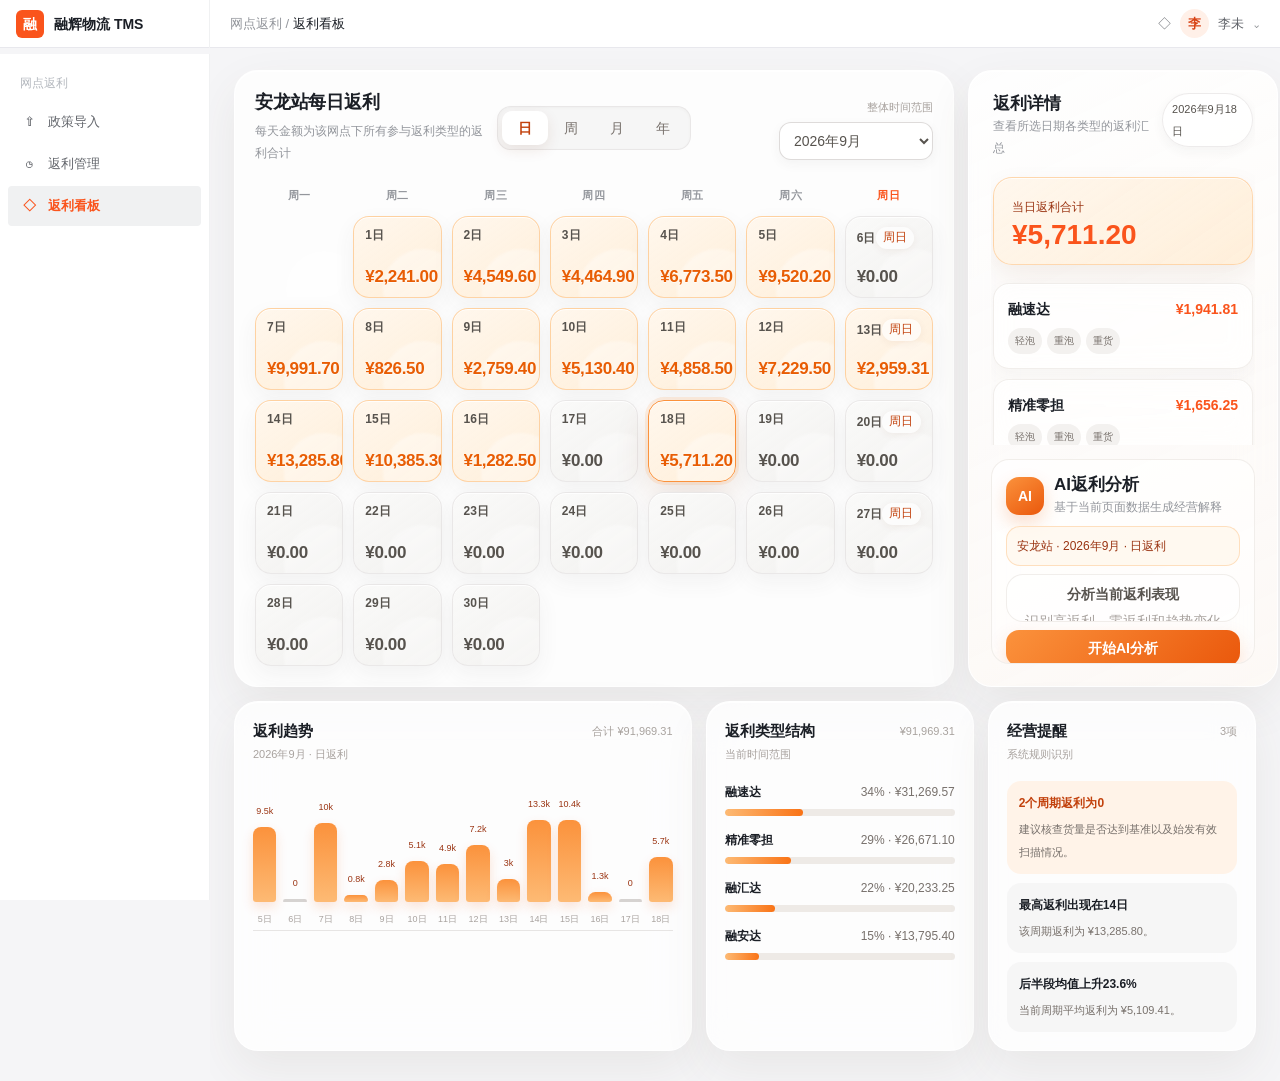
<file: 99-产品原型prototype/返利看板/index.html>
<!doctype html>
<html lang="zh-CN">
<head>
  <meta charset="UTF-8" />
  <meta name="viewport" content="width=device-width,initial-scale=1" />
  <title>返利看板 - 网点返利</title>
  <style>
    :root{--orange:#ea580c;--orange-dark:#c2410c;--orange-soft:#fff3e8;--red:#e5484d;--ink:#292524;--sub:#78716c;--muted:#a8a29e;--line:#e7e5e4;--bg:#f5f5f4}
    *{box-sizing:border-box}html,body{height:100%;margin:0;font:14px/1.5 "Microsoft YaHei","PingFang SC",sans-serif;color:var(--ink);background:var(--bg)}button,input,select{font:inherit}button{cursor:pointer}.app{min-height:100%;display:grid;grid-template-columns:200px minmax(0,1fr);grid-template-rows:54px minmax(0,1fr)}
    .topbar{grid-column:1/3;display:flex;align-items:center;background:#fff;border-bottom:1px solid var(--line);z-index:10}.brand{width:200px;height:54px;padding:0 18px;display:flex;align-items:center;gap:10px;border-right:1px solid var(--line);font-weight:650}.brand-mark{width:28px;height:28px;border-radius:8px;display:grid;place-items:center;color:#fff;background:linear-gradient(145deg,#fb923c,var(--orange));box-shadow:0 6px 14px rgba(234,88,12,.22)}.top-actions{flex:1;display:flex;align-items:center;justify-content:space-between;padding:0 18px}.crumb{font-size:13px;color:var(--sub)}.crumb strong{color:var(--ink)}.user{display:flex;align-items:center;gap:9px}.avatar{width:29px;height:29px;border-radius:50%;display:grid;place-items:center;background:#ffedd5;color:var(--orange-dark);font-weight:700}
    .sidebar{grid-row:2;background:#fff;border-right:1px solid var(--line);padding:12px 8px;position:sticky;top:54px;height:calc(100vh - 54px)}.menu-title{padding:6px 12px;color:var(--muted);font-size:12px}.menu-item{height:42px;padding:0 12px;margin:2px 0;display:flex;align-items:center;gap:10px;border-radius:8px;color:#44403c;text-decoration:none}.menu-item:hover{background:#fafaf9}.menu-item.active{padding-left:9px;border-left:3px solid var(--orange);background:var(--orange-soft);color:var(--orange-dark);font-weight:650}.menu-icon{width:18px;text-align:center}
    .main{grid-column:2;grid-row:2;min-width:0;overflow:auto;padding:18px 20px 26px}.page-head{display:flex;align-items:center;justify-content:space-between;margin-bottom:14px}.page-head h1{margin:0;font-size:20px}.filters{display:flex;align-items:center;gap:8px}.control{height:34px;padding:0 10px;border:1px solid #d6d3d1;border-radius:10px;background:#fff;outline:0}.btn{height:34px;padding:0 14px;border:1px solid #d6d3d1;border-radius:10px;background:#fff;color:#57534e}.btn.primary{color:#fff;border-color:var(--orange);background:linear-gradient(135deg,#fb923c,var(--orange))}
    .money-hero{position:relative;overflow:hidden;min-height:190px;padding:25px 28px;margin-bottom:14px;border-radius:26px;background:radial-gradient(circle at 88% 15%,rgba(251,146,60,.2),transparent 30%),radial-gradient(circle at 5% 110%,rgba(253,186,116,.32),transparent 34%),linear-gradient(145deg,rgba(255,255,255,.98),rgba(255,247,237,.9));border:1px solid rgba(255,255,255,.95);box-shadow:0 18px 42px rgba(120,53,15,.1);backdrop-filter:blur(22px)}.money-hero:after{content:"";position:absolute;right:-40px;bottom:-78px;width:230px;height:230px;border-radius:50%;border:35px solid rgba(234,88,12,.06)}.hero-top{position:relative;z-index:1;display:flex;align-items:center;justify-content:space-between}.hero-label{color:#57534e;font-size:14px}.live{display:inline-flex;align-items:center;gap:7px;padding:5px 10px;border:1px solid rgba(234,88,12,.1);border-radius:999px;background:rgba(255,255,255,.72);color:var(--orange-dark);font-size:12px}.dot{width:7px;height:7px;border-radius:50%;background:var(--orange);box-shadow:0 0 0 5px rgba(234,88,12,.1)}.money-main{position:relative;z-index:1;margin-top:15px}.money-main strong{display:block;color:var(--red);font-size:44px;line-height:1.1;letter-spacing:-1.2px;font-variant-numeric:tabular-nums}.money-main span{display:block;margin-top:8px;color:var(--sub);font-size:12px}.hero-foot{position:relative;z-index:1;display:flex;align-items:flex-end;justify-content:space-between;margin-top:22px}.selected-money{display:flex;align-items:baseline;gap:10px}.selected-money span{color:var(--sub);font-size:13px}.selected-money strong{color:var(--red);font-size:20px;font-variant-numeric:tabular-nums}.selected-money strong.zero{color:var(--muted)}.money-rule{padding:6px 10px;border-radius:999px;background:rgba(255,255,255,.72);color:var(--sub);font-size:12px}.money-rule b{color:var(--red);font-weight:650}.money-rule i{display:inline-block;width:7px;height:7px;margin:0 4px 0 9px;border-radius:50%;background:#a8a29e}
    .dashboard-grid{display:grid;grid-template-columns:minmax(720px,1.65fr) minmax(310px,.72fr);gap:14px}.panel{border:1px solid var(--line);border-radius:20px;background:#fff;box-shadow:0 6px 20px rgba(68,64,60,.05)}.calendar-panel{padding:16px}.panel-head{display:grid;grid-template-columns:minmax(220px,1fr) auto minmax(170px,1fr);align-items:center;gap:14px;margin-bottom:15px}.panel-head h2{margin:0 0 7px;font-size:16px}.panel-context .filters{justify-content:flex-start}.period-tabs{display:flex;padding:3px;border-radius:12px;background:#f5f5f4}.period-tab{min-width:46px;height:30px;padding:0 13px;border:0;border-radius:9px;background:transparent;color:#78716c}.period-tab.active{background:#fff;color:var(--orange-dark);font-weight:700;box-shadow:0 3px 9px rgba(68,64,60,.09)}.range-box{display:block;text-align:right}.range-box span{display:block;margin-bottom:4px;color:#a8a29e;font-size:11px}.range-select{min-width:154px;height:34px;padding:0 30px 0 10px;border:1px solid #d6d3d1;border-radius:10px;background:#fff;color:#57534e;outline:0}.range-select:focus{border-color:#fb923c;box-shadow:0 0 0 3px rgba(251,146,60,.12)}.calendar-week{display:grid;grid-template-columns:repeat(7,minmax(0,1fr));gap:7px;margin-bottom:7px}.calendar-week.hidden{display:none}.weekday{text-align:center;color:var(--sub);font-size:12px}.weekday.sunday{color:var(--orange)}.calendar-grid{display:grid;grid-template-columns:repeat(7,minmax(0,1fr));gap:7px}.calendar-grid.period-mode{grid-template-columns:repeat(3,minmax(0,1fr));gap:10px}.day-card,.period-card{position:relative;min-height:76px;padding:10px;border:1px solid transparent;border-radius:15px;text-align:left;transition:.18s;overflow:hidden}.day-card:hover,.period-card:hover{transform:translateY(-2px);box-shadow:0 8px 17px rgba(120,53,15,.08)}.day-card.empty{border-color:transparent;background:transparent;box-shadow:none;pointer-events:none}.day-card.has-money,.period-card.has-money{border-color:#fed7aa;background:#fff3e8}.day-card.no-money,.period-card.no-money,.day-card.pending,.period-card.pending{border-color:#e7e5e4;background:#f5f5f4}.day-card.selected,.period-card.selected{border-color:#fb923c;box-shadow:0 0 0 2px rgba(249,115,22,.13)}.day-card .date,.period-card .date{display:flex;align-items:center;justify-content:space-between;color:#78716c;font-size:12px}.day-card .date b,.period-card .date b{font-size:13px;color:#57534e}.day-card .amount,.period-card .amount{display:block;margin-top:15px;color:var(--orange);font-size:17px;font-weight:750;font-variant-numeric:tabular-nums;white-space:nowrap}.day-card.no-money .amount,.period-card.no-money .amount{color:#44403c}.day-card.pending .amount,.period-card.pending .amount{color:#78716c}.day-card .tag{padding:1px 5px;border-radius:999px;background:#ffedd5;color:#c2410c;font-size:9px}
    .ai-desc{margin:0;color:var(--sub);font-size:12px}.detail-panel{min-height:100%;padding:18px;background:linear-gradient(155deg,#fff,#fffaf5)}.detail-head{display:flex;align-items:flex-start;justify-content:space-between;gap:12px}.detail-head h2{margin:0;font-size:17px}.detail-date{padding:4px 9px;border-radius:999px;background:#f5f5f4;color:#57534e;font-size:11px}.detail-total{margin:18px 0;padding:16px;border:1px solid #fed7aa;border-radius:16px;background:#fff3e8}.detail-total span{display:block;color:#9a3412;font-size:12px}.detail-total strong{display:block;margin-top:6px;color:var(--orange);font-size:28px;font-variant-numeric:tabular-nums}.type-list{display:grid;gap:9px}.type-item{padding:12px;border:1px solid #eeeae6;border-radius:14px;background:rgba(255,255,255,.82)}.type-row{display:flex;align-items:center;justify-content:space-between;gap:10px}.type-name{font-weight:700}.type-amount{color:var(--orange);font-weight:700;font-variant-numeric:tabular-nums}.type-tags{display:flex;flex-wrap:wrap;gap:5px;margin-top:8px}.type-tag{padding:2px 7px;border-radius:999px;background:#f5f5f4;color:#78716c;font-size:10px}.detail-empty{padding:24px;text-align:center;color:#a8a29e}.tip{margin-top:12px;color:#a8a29e;font-size:11px;text-align:center}.toast{position:fixed;left:50%;bottom:24px;transform:translate(-50%,18px);opacity:0;padding:9px 15px;border-radius:999px;background:#292524;color:#fff;transition:.2s;z-index:20}.toast.show{opacity:1;transform:translate(-50%,0)}
    @media(max-width:1200px){.dashboard-grid{grid-template-columns:1fr}.ai-stage{min-height:220px}}@media(max-width:850px){.app{grid-template-columns:1fr}.topbar{grid-column:1}.brand{width:auto;border:0}.crumb,.sidebar{display:none}.main{grid-column:1;padding:12px}.page-head{align-items:flex-start;gap:10px}.filters{flex-wrap:wrap}.dashboard-grid{display:block}.ai-panel{margin-top:12px}.calendar-panel{overflow:auto}.calendar-week,.calendar-grid{min-width:700px}.money-main strong{font-size:36px}}
  </style>
  <link rel="stylesheet" href="../rh-design-v3.css" />
  <style>
    body{background:radial-gradient(circle at 18% 0,rgba(255,237,213,.72),transparent 31%),linear-gradient(180deg,#faf9f7 0,#f4f2ef 100%) !important}
    .main{padding:22px 24px 30px !important}
    .panel{border:1px solid rgba(255,255,255,.82) !important;border-radius:24px !important;background:rgba(255,255,255,.76) !important;box-shadow:0 18px 46px rgba(91,72,57,.08),inset 0 1px 0 rgba(255,255,255,.9) !important;backdrop-filter:blur(22px);-webkit-backdrop-filter:blur(22px)}
    .calendar-panel{padding:20px !important}
    .panel-head{margin-bottom:20px !important}
    .panel-head h2{font-size:18px !important;letter-spacing:-.2px}
    .period-tabs{padding:4px !important;border:1px solid rgba(231,229,228,.82);border-radius:14px !important;background:rgba(245,245,244,.82) !important;box-shadow:inset 0 1px 3px rgba(68,64,60,.04)}
    .period-tab{height:34px !important;border-radius:10px !important}
    .period-tab.active{color:#c2410c !important;background:rgba(255,255,255,.96) !important;box-shadow:0 5px 14px rgba(120,53,15,.1) !important}
    .range-select{height:38px !important;border-color:rgba(214,211,209,.8) !important;border-radius:12px !important;background:rgba(255,255,255,.82) !important;box-shadow:0 4px 12px rgba(68,64,60,.05)}
    .calendar-week{gap:10px !important;margin-bottom:10px !important}
    .weekday{font-size:11px !important;font-weight:600;letter-spacing:.5px}
    .calendar-grid,.calendar-grid.period-mode{grid-template-columns:repeat(7,minmax(0,1fr)) !important;gap:10px !important}
    .day-card,.period-card{display:flex !important;flex-direction:column;justify-content:space-between;height:82px !important;min-height:82px !important;max-height:82px !important;padding:10px 11px !important;border-radius:16px !important;isolation:isolate;overflow:hidden !important;box-shadow:0 8px 22px rgba(68,64,60,.06),inset 0 1px 0 rgba(255,255,255,.88) !important;backdrop-filter:blur(14px) !important;-webkit-backdrop-filter:blur(14px) !important}
    .day-card::before,.period-card::before{content:"";position:absolute;z-index:-1;right:-22px;bottom:-32px;width:80px;height:80px;border-radius:50%;background:rgba(255,255,255,.34);filter:blur(1px)}
    .day-card.has-money,.period-card.has-money{border-color:rgba(253,186,116,.58) !important;background:linear-gradient(145deg,rgba(255,247,237,.98),rgba(255,237,213,.9)) !important}
    .day-card.no-money,.period-card.no-money{border-color:rgba(231,229,228,.82) !important;background:linear-gradient(145deg,rgba(250,250,249,.97),rgba(241,240,238,.92)) !important}
    .day-card .date,.period-card .date{flex:0 0 auto;min-width:0;color:#8c827b !important;font-size:11px !important;line-height:1.35;letter-spacing:.1px}
    .day-card .date b,.period-card .date b{color:#57534e !important;font-size:12px !important;font-weight:650}
    .day-card .amount,.period-card .amount{flex:0 0 auto;margin-top:6px !important;overflow:hidden;text-overflow:ellipsis;font-size:17px !important;font-weight:760 !important;line-height:1.2;letter-spacing:-.35px}
    .period-card .date{min-height:30px}.period-card .date b{display:-webkit-box;min-width:0;overflow:hidden;-webkit-box-orient:vertical;-webkit-line-clamp:2;line-height:1.3;overflow-wrap:anywhere}.period-card .date>span{flex:0 0 auto;margin-left:4px;font-size:9px;white-space:nowrap}
    .day-card.has-money .amount,.period-card.has-money .amount{color:#e85d04 !important;text-shadow:0 1px 0 rgba(255,255,255,.7)}
    .day-card.no-money .amount,.period-card.no-money .amount{color:#57534e !important}
    .day-card:hover,.period-card:hover{transform:translateY(-3px) scale(1.01) !important;box-shadow:0 14px 30px rgba(120,53,15,.12),inset 0 1px 0 rgba(255,255,255,.94) !important}
    .day-card.empty{border-color:transparent !important;background:transparent !important;box-shadow:none !important;backdrop-filter:none !important}
    .day-card.selected,.period-card.selected{border-color:#fb923c !important;box-shadow:0 0 0 3px rgba(251,146,60,.14),0 16px 34px rgba(120,53,15,.13),inset 0 1px 0 rgba(255,255,255,.94) !important}
    .day-card .tag{padding:2px 7px !important;border-radius:999px !important;background:rgba(255,255,255,.66) !important;color:#c2410c !important;box-shadow:0 2px 8px rgba(120,53,15,.06)}
    .detail-panel{padding:22px !important;background:linear-gradient(155deg,rgba(255,255,255,.86),rgba(255,250,245,.78)) !important}
    .detail-panel{display:flex;flex-direction:column;min-height:0;height:100%;gap:14px}
    .detail-section{flex:2 1 0;min-height:0;overflow:auto;padding:0 2px 2px}
    .ai-section{flex:1 1 0;min-height:0;display:flex;flex-direction:column;overflow:hidden;padding:14px;border:1px solid rgba(238,234,230,.78);border-radius:18px;background:rgba(255,255,255,.58)}
    .ai-section .ai-card-head{flex:0 0 auto}
    .ai-section .ai-scope{flex:0 0 auto;margin:8px 0;padding:8px 10px}
    .ai-section .ai-state{flex:1 1 auto;min-height:48px;overflow:auto;padding:8px}
    .ai-section .ai-placeholder,.ai-section .ai-loading{height:100%;min-height:48px}
    .ai-section .ai-button{flex:0 0 36px;height:36px;margin-top:8px}
    .ai-section>.tip{flex:0 0 auto;margin-top:6px}
    .detail-date{border:1px solid rgba(231,229,228,.74);background:rgba(255,255,255,.7) !important;box-shadow:0 4px 12px rgba(68,64,60,.05)}
    .detail-total{padding:18px !important;border-color:rgba(253,186,116,.5) !important;border-radius:19px !important;background:linear-gradient(145deg,rgba(255,247,237,.98),rgba(255,237,213,.86)) !important;box-shadow:0 12px 28px rgba(120,53,15,.08),inset 0 1px 0 rgba(255,255,255,.8)}
    .type-list{gap:10px !important}
    .type-item{padding:14px !important;border-color:rgba(238,234,230,.78) !important;border-radius:16px !important;background:rgba(255,255,255,.68) !important;box-shadow:0 7px 18px rgba(68,64,60,.045),inset 0 1px 0 rgba(255,255,255,.86);backdrop-filter:blur(12px)}
    .type-tag{background:#f3f1ef !important}
    .ai-card-head{display:flex;align-items:center;gap:10px}.ai-mark{width:38px;height:38px;border-radius:13px;display:grid;place-items:center;color:#fff;background:linear-gradient(145deg,#fb923c,#ea580c);font-weight:800;box-shadow:0 8px 18px rgba(234,88,12,.2)}.ai-card-head h2{margin:0;font-size:17px}
    .ai-scope{margin:14px 0;padding:11px 12px;border:1px solid rgba(253,186,116,.4);border-radius:14px;background:rgba(255,247,237,.76);color:#9a3412;font-size:12px}
    .ai-state{min-height:0;padding:14px;border:1px solid rgba(238,234,230,.78);border-radius:17px;background:rgba(255,255,255,.58)}
    .ai-placeholder{height:100%;min-height:48px;display:grid;place-items:center;text-align:center;color:#a8a29e}.ai-placeholder strong{display:block;margin-bottom:5px;color:#57534e}
    .ai-loading{height:100%;min-height:48px;display:none;place-items:center;text-align:center;color:#78716c}.ai-spinner{width:32px;height:32px;margin:0 auto 6px;border:3px solid #ffedd5;border-top-color:#f97316;border-radius:50%;animation:spin .9s linear infinite}@keyframes spin{to{transform:rotate(360deg)}}
    .ai-result{display:none}.ai-result-title{margin-bottom:10px;font-weight:750}.ai-finding{padding:11px 0;border-bottom:1px solid #eeeae6}.ai-finding:last-child{border-bottom:0}.ai-finding b{display:block;margin-bottom:3px;color:#44403c;font-size:12px}.ai-finding p{margin:0;color:#78716c;font-size:12px}
    .ai-button{width:100%;height:40px;margin-top:12px;border:0;border-radius:13px;color:#fff;background:linear-gradient(135deg,#fb923c,#ea580c);font-weight:700;box-shadow:0 9px 20px rgba(234,88,12,.18)}
    .insight-grid{display:grid;grid-template-columns:1.45fr .85fr .85fr;gap:14px;margin-top:14px}.insight-panel{padding:18px !important}.insight-head{display:flex;align-items:flex-start;justify-content:space-between;gap:12px;margin-bottom:16px}.insight-head h3{margin:0;font-size:15px}.insight-head span{color:#a8a29e;font-size:11px}.trend-chart{height:150px;display:flex;align-items:flex-end;gap:7px;padding-top:12px;border-bottom:1px solid #e7e5e4}.trend-column{flex:1;min-width:0;display:flex;flex-direction:column;align-items:center;justify-content:flex-end;height:100%}.trend-value{margin-bottom:5px;color:#9a3412;font-size:9px;white-space:nowrap}.trend-bar{width:100%;max-width:28px;min-height:3px;border-radius:8px 8px 3px 3px;background:linear-gradient(180deg,#fb923c,#fdba74);box-shadow:0 5px 12px rgba(234,88,12,.16)}.trend-bar.zero{background:#d6d3d1;box-shadow:none}.trend-label{margin-top:6px;color:#a8a29e;font-size:9px;white-space:nowrap}
    .structure-list{display:grid;gap:13px}.structure-top{display:flex;justify-content:space-between;margin-bottom:6px;font-size:12px}.structure-top b{font-weight:650}.structure-top span{color:#78716c}.structure-track{height:7px;border-radius:999px;background:#eeeae6;overflow:hidden}.structure-fill{height:100%;border-radius:999px;background:linear-gradient(90deg,#fdba74,#f97316)}
    .alert-list{display:grid;gap:9px}.alert-item{padding:11px 12px;border-radius:14px;background:rgba(245,245,244,.82)}.alert-item.attention{background:#fff3e8}.alert-item b{display:block;margin-bottom:3px;font-size:12px}.alert-item span{color:#78716c;font-size:11px}.alert-item.attention b{color:#c2410c}
    @media(max-width:1200px){.insight-grid{grid-template-columns:1fr 1fr}.insight-panel:first-child{grid-column:1/3}}
    @media(max-width:850px){.insight-grid{grid-template-columns:1fr}.insight-panel:first-child{grid-column:auto}}
  </style>
  <script src="../rh-design-v3.js" defer></script>
</head>
<body>
<div class="app">
  <header class="topbar"><div class="brand"><div class="brand-mark">融</div><span>融辉物流 TMS</span></div><div class="top-actions"><div class="crumb">网点返利 / <strong>返利看板</strong></div><div class="user"><span>◇</span><div class="avatar">李</div><span>李未</span><span>⌄</span></div></div></header>
  <aside class="sidebar"><div class="menu-title">网点返利</div><a class="menu-item" href="../政策管理/index.html"><span class="menu-icon">⇧</span>政策导入</a><a class="menu-item" href="../每日返利/index.html"><span class="menu-icon">◷</span>返利管理</a><a class="menu-item active" href="../返利看板/index.html"><span class="menu-icon">◇</span>返利看板</a></aside>
  <main class="main">
    <section class="dashboard-grid">
      <div class="panel calendar-panel">
        <div class="panel-head"><div class="panel-context"><h2 id="calendarTitle">安龙站每日返利</h2><div class="ai-desc" id="periodDesc">每天金额为该网点下所有参与返利类型的返利合计</div></div><div class="period-tabs"><button class="period-tab active" data-view="日">日</button><button class="period-tab" data-view="周">周</button><button class="period-tab" data-view="月">月</button><button class="period-tab" data-view="年">年</button></div><label class="range-box"><span>整体时间范围</span><select class="range-select" id="timeRange"></select></label></div>
        <div class="calendar-week hidden" id="calendarWeek"><div class="weekday">周一</div><div class="weekday">周二</div><div class="weekday">周三</div><div class="weekday">周四</div><div class="weekday">周五</div><div class="weekday">周六</div><div class="weekday sunday">周日</div></div>
        <div class="calendar-grid" id="calendarGrid"></div>
      </div>
      <aside class="panel detail-panel">
        <section class="detail-section" id="detailView">
          <div class="detail-head"><div><h2>返利详情</h2><p class="ai-desc">查看所选日期各类型的返利汇总</p></div><span class="detail-date" id="detailDate">2026年9月18日</span></div>
          <div class="detail-total"><span>当日返利合计</span><strong id="detailTotal">¥0.00</strong></div>
          <div class="type-list" id="detailTypes"></div>
          <div class="tip">仅展示类型汇总，不展示运单和具体返利明细</div>
        </section>
        <section class="ai-section" id="aiView">
          <div class="ai-card-head"><div class="ai-mark">AI</div><div><h2>AI返利分析</h2><p class="ai-desc">基于当前页面数据生成经营解释</p></div></div>
          <div class="ai-scope" id="aiScope">安龙站 · 2026年9月 · 日返利</div>
          <div class="ai-state"><div class="ai-placeholder" id="aiPlaceholder"><div><strong>分析当前返利表现</strong><span>识别高返利、零返利和趋势变化</span></div></div><div class="ai-loading" id="aiLoading"><div><div class="ai-spinner"></div><strong>AI正在分析</strong><div class="tip">正在读取当前时间范围内的返利汇总</div></div></div><div class="ai-result" id="aiResult"></div></div>
          <button class="ai-button" id="aiAnalyze">开始AI分析</button>
          <div class="tip">AI只提供经营解释，返利金额仍以系统计算结果为准</div>
        </section>
      </aside>
    </section>
    <section class="insight-grid">
      <article class="panel insight-panel"><div class="insight-head"><div><h3>返利趋势</h3><span id="trendScope">2026年9月每日返利</span></div><span id="trendSummary">自动汇总</span></div><div class="trend-chart" id="trendChart"></div></article>
      <article class="panel insight-panel"><div class="insight-head"><div><h3>返利类型结构</h3><span>当前时间范围</span></div><span id="structureTotal">¥0.00</span></div><div class="structure-list" id="structureList"></div></article>
      <article class="panel insight-panel"><div class="insight-head"><div><h3>经营提醒</h3><span>系统规则识别</span></div><span id="alertCount">0项</span></div><div class="alert-list" id="alertList"></div></article>
    </section>
  </main>
</div>
<div id="toast" class="toast">已更新看板</div>
<script>
  const siteProfiles={
    '安龙站':{factor:1,seed:7},
    '安顺商贸城S站':{factor:.82,seed:13},
    '贵阳花溪S站':{factor:.68,seed:19}
  };
  const fixedSite='安龙站';
  function isAvailable(year,month,day){
    if(year<2026)return true;
    if(year>2026||month>9)return false;
    return month<9||day<=18;
  }
  function buildDailyData(site,year,month){
    const profile=siteProfiles[site];
    const days=new Date(year,month,0).getDate();
    return Array.from({length:days},(_,index)=>index+1).map(day=>{
      if(!isAvailable(year,month,day))return{day,weight:0,amount:0,future:true};
      const weekday=new Date(year,month-1,day).getDay();
      const swing=((day*337+month*211+profile.seed*97)%2600)-900;
      const sundayFactor=weekday===0?.78:1;
      const weight=Math.max(2200,Math.round((5100+swing)*profile.factor*sundayFactor*100)/100);
      const base=4100*profile.factor;
      const forcedZero=(day+month+profile.seed)%11===0;
      const amount=forcedZero||weight<=base?0:Math.round((weight-base)*(4.1+((day+month)%4)*.65)*100)/100;
      return{day,weight,amount};
    });
  }
  function getMonthSummary(site,year,month){
    const data=buildDailyData(site,year,month);
    const summary=data.reduce((result,item)=>({amount:result.amount+item.amount,weight:result.weight+item.weight}),{amount:0,weight:0});
    return{...summary,pending:false,future:data.every(item=>item.future)};
  }
  function getYearSummary(site,year){
    const months=Array.from({length:12},(_,index)=>getMonthSummary(site,year,index+1)).filter(item=>!item.pending);
    return months.reduce((result,item)=>({amount:result.amount+item.amount,weight:result.weight+item.weight}),{amount:0,weight:0});
  }
  let dailyData=buildDailyData(fixedSite,2026,9);
  const calendar=document.querySelector('#calendarGrid');
  const calendarWeek=document.querySelector('#calendarWeek');
  const formatter=new Intl.NumberFormat('zh-CN',{minimumFractionDigits:2,maximumFractionDigits:2});
  let currentView='日';
  const selectedRanges={日:'2026年9月',周:'2026年9月',月:'2026年',年:'返利以来'};
  const typeConfig=[
    {name:'融速达',ratio:.34,tags:['轻泡','重泡','重货']},
    {name:'精准零担',ratio:.29,tags:['轻泡','重泡','重货']},
    {name:'融汇达',ratio:.22,tags:['轻泡','重泡']},
    {name:'融安达',ratio:.15,tags:['重泡','重货']}
  ];
  let currentAnalysisItems=[];
  let currentAnalysisScope='';
  function setRangeOptions(options,selected){
    const control=document.querySelector('#timeRange');
    control.innerHTML=options.map(option=>`<option${option===selected?' selected':''}>${option}</option>`).join('');
  }
  function renderCalendar(year=2026,month=9,selectedDay=18){
    calendar.innerHTML='';
    calendar.classList.remove('period-mode');
    calendarWeek.classList.remove('hidden');
    const firstDayOffset=(new Date(year,month-1,1).getDay()+6)%7;
    const daysInMonth=new Date(year,month,0).getDate();
    for(let i=0;i<firstDayOffset;i++){const blank=document.createElement('div');blank.className='day-card empty';calendar.appendChild(blank)}
    for(let day=1;day<=daysInMonth;day++){
      const data=dailyData.find(item=>item.day===day);
      const column=(firstDayOffset+day-1)%7;
      const isSunday=column===6;
      const button=document.createElement('button');
      button.className=`day-card ${data.amount>0?'has-money':'no-money'}${day===selectedDay?' selected':''}`;
      button.type='button';
      const amount=`¥${formatter.format(data.amount)}`;
      const amountClass=data.amount>0?'':'zero';
      button.innerHTML=`<span class="date"><b>${day}日</b>${isSunday?'<span class="tag">周日</span>':''}</span><strong class="amount ${amountClass}">${amount}</strong>`;
      button.onclick=()=>{
        document.querySelectorAll('.day-card.selected').forEach(item=>item.classList.remove('selected'));
        button.classList.add('selected');
        renderDetail(year,month,day,data.amount);
      };
      calendar.appendChild(button);
    }
    const selected=dailyData.find(item=>item.day===selectedDay)||dailyData[0];
    renderDetail(year,month,selected.day,selected.amount);
  }
  function sumDays(days){const rows=dailyData.filter(item=>days.includes(item.day));const summary=rows.reduce((result,item)=>({amount:result.amount+item.amount,weight:result.weight+item.weight}),{amount:0,weight:0});return{...summary,future:rows.every(item=>item.future)}}
  function getMonth(value){const match=value.match(/(\d{4})年(\d{1,2})月/);return match?{year:Number(match[1]),month:Number(match[2])}:{year:2026,month:9}}
  function formatDate(date){return `${date.getMonth()+1}月${date.getDate()}日`}
  function getWeekGroups(year,month){
    const first=new Date(year,month-1,1);
    const last=new Date(year,month,0);
    const cursor=new Date(first);
    cursor.setDate(first.getDate()-((first.getDay()+6)%7));
    const groups=[];
    while(cursor<=last){
      const start=new Date(cursor);
      const end=new Date(cursor);end.setDate(end.getDate()+6);
      const days=[];
      for(let date=new Date(start);date<=end;date.setDate(date.getDate()+1)){if(date.getFullYear()===year&&date.getMonth()===month-1)days.push(date.getDate())}
      groups.push({label:`${formatDate(start)}—${formatDate(end)}`,days});
      cursor.setDate(cursor.getDate()+7);
    }
    return groups;
  }
  function renderPeriodCards(items){
    calendar.innerHTML='';
    calendar.classList.add('period-mode');
    calendarWeek.classList.add('hidden');
    items.forEach((item,index)=>{
      const button=document.createElement('button');
      const state=item.amount>0?'has-money':'no-money';
      button.className=`period-card ${state}${index===0?' selected':''}`;
      button.type='button';
      button.innerHTML=`<span class="date"><b>${item.label}</b><span>${item.note||''}</span></span><strong class="amount">¥${formatter.format(item.amount)}</strong>`;
      button.onclick=()=>{document.querySelectorAll('.period-card.selected').forEach(card=>card.classList.remove('selected'));button.classList.add('selected')};
      calendar.appendChild(button);
    });
  }
  function renderDetail(year,month,day,total){
    let allocated=0;
    const rows=typeConfig.map((type,index)=>{
      const amount=index===typeConfig.length-1?Math.max(0,Math.round((total-allocated)*100)/100):Math.round(total*type.ratio*100)/100;
      allocated+=amount;
      return{...type,amount};
    });
    document.querySelector('#detailDate').textContent=`${year}年${month}月${day}日`;
    document.querySelector('#detailTotal').textContent=`¥${formatter.format(total)}`;
    document.querySelector('#detailTypes').innerHTML=rows.map(item=>`<div class="type-item"><div class="type-row"><span class="type-name">${item.name}</span><span class="type-amount">¥${formatter.format(item.amount)}</span></div><div class="type-tags">${item.tags.map(tag=>`<span class="type-tag">${tag}</span>`).join('')}</div></div>`).join('');
  }
  function resetAI(){
    document.querySelector('#aiPlaceholder').style.display='grid';
    document.querySelector('#aiLoading').style.display='none';
    document.querySelector('#aiResult').style.display='none';
    document.querySelector('#aiAnalyze').disabled=false;
    document.querySelector('#aiAnalyze').textContent='开始AI分析';
  }
  function renderInsights(scope,items){
    const valid=items.filter(item=>!item.future);
    currentAnalysisItems=valid;
    currentAnalysisScope=scope;
    document.querySelector('#aiScope').textContent=`${fixedSite} · ${scope}`;
    resetAI();
    const total=valid.reduce((sum,item)=>sum+item.amount,0);
    const average=valid.length?total/valid.length:0;
    const max=Math.max(1,...valid.map(item=>item.amount));
    const chartItems=valid.slice(-14);
    document.querySelector('#trendScope').textContent=scope;
    document.querySelector('#trendSummary').textContent=`合计 ¥${formatter.format(total)}`;
    document.querySelector('#trendChart').innerHTML=chartItems.map(item=>`<div class="trend-column"><span class="trend-value">${item.amount?Math.round(item.amount/100)/10+'k':'0'}</span><span class="trend-bar${item.amount===0?' zero':''}" style="height:${Math.max(3,item.amount/max*105)}px"></span><span class="trend-label">${item.label}</span></div>`).join('');
    document.querySelector('#structureTotal').textContent=`¥${formatter.format(total)}`;
    document.querySelector('#structureList').innerHTML=typeConfig.map(item=>`<div><div class="structure-top"><b>${item.name}</b><span>${Math.round(item.ratio*100)}% · ¥${formatter.format(total*item.ratio)}</span></div><div class="structure-track"><div class="structure-fill" style="width:${item.ratio*100}%"></div></div></div>`).join('');
    const zeroCount=valid.filter(item=>item.amount===0).length;
    const top=valid.reduce((best,item)=>!best||item.amount>best.amount?item:best,null);
    const midpoint=Math.max(1,Math.floor(valid.length/2));
    const firstAvg=valid.slice(0,midpoint).reduce((sum,item)=>sum+item.amount,0)/midpoint;
    const lastRows=valid.slice(midpoint);
    const lastAvg=lastRows.length?lastRows.reduce((sum,item)=>sum+item.amount,0)/lastRows.length:average;
    const direction=lastAvg>=firstAvg?'上升':'下降';
    const rate=firstAvg?Math.abs((lastAvg-firstAvg)/firstAvg*100):0;
    const alerts=[
      {attention:zeroCount>0,title:`${zeroCount}个周期返利为0`,text:'建议核查货量是否达到基准以及始发有效扫描情况。'},
      {attention:false,title:`最高返利出现在${top?.label||'—'}`,text:top?`该周期返利为 ¥${formatter.format(top.amount)}。`:'当前范围暂无可分析数据。'},
      {attention:direction==='下降',title:`后半段均值${direction}${rate.toFixed(1)}%`,text:`当前周期平均返利为 ¥${formatter.format(average)}。`}
    ];
    document.querySelector('#alertCount').textContent=`${alerts.length}项`;
    document.querySelector('#alertList').innerHTML=alerts.map(item=>`<div class="alert-item${item.attention?' attention':''}"><b>${item.title}</b><span>${item.text}</span></div>`).join('');
  }
  function buildAIResult(){
    const items=currentAnalysisItems;
    const total=items.reduce((sum,item)=>sum+item.amount,0);
    const average=items.length?total/items.length:0;
    const top=items.reduce((best,item)=>!best||item.amount>best.amount?item:best,null);
    const zeroItems=items.filter(item=>item.amount===0);
    const nonZero=items.filter(item=>item.amount>0);
    const low=nonZero.reduce((best,item)=>!best||item.amount<best.amount?item:best,null);
    document.querySelector('#aiResult').innerHTML=`<div class="ai-result-title">${currentAnalysisScope}分析结果</div><div class="ai-finding"><b>整体表现</b><p>累计返利 ¥${formatter.format(total)}，已统计${items.length}个周期，平均每周期 ¥${formatter.format(average)}。</p></div><div class="ai-finding"><b>高返利时段</b><p>${top?`${top.label}返利最高，为 ¥${formatter.format(top.amount)}，可结合产品和货物类型结构复盘货量来源。`:'当前暂无有效数据。'}</p></div><div class="ai-finding"><b>需关注时段</b><p>${zeroItems.length?`${zeroItems.map(item=>item.label).slice(0,4).join('、')}等${zeroItems.length}个周期返利为0，建议核查货量、政策命中和扫描完整性。`:low?`${low.label}为非零返利最低点，金额 ¥${formatter.format(low.amount)}。`:'未发现明显低返利时段。'}</p></div><div class="ai-finding"><b>建议动作</b><p>优先核查零返利日期，再对高返利日期的产品类型和货物类型结构进行对比。AI结论仅作经营参考。</p></div>`;
  }
  function renderView(view){
    currentView=view;
    document.querySelectorAll('.period-tab').forEach(button=>button.classList.toggle('active',button.dataset.view===view));
    const site=fixedSite;
    if(view==='日'){
      const range=selectedRanges.日;
      const {year,month}=getMonth(range);
      dailyData=buildDailyData(site,year,month);
      document.querySelector('#calendarTitle').textContent=`${site}每日返利`;
      document.querySelector('#periodDesc').textContent='每天金额为该网点下所有参与返利类型的返利合计';
      setRangeOptions(['2026年9月','2026年8月','2026年7月'],range);
      renderCalendar(year,month);
      renderInsights(`${range} · 日返利`,dailyData.map(item=>({...item,label:`${item.day}日`})));
      return;
    }
    if(view==='周'){
      const range=selectedRanges.周;
      const {year,month}=getMonth(range);
      dailyData=buildDailyData(site,year,month);
      document.querySelector('#calendarTitle').textContent=`${site}每周返利`;
      document.querySelector('#periodDesc').textContent='每周金额为该网点下所有参与返利类型的返利合计';
      setRangeOptions(['2026年9月','2026年8月','2026年7月'],range);
      const groups=getWeekGroups(year,month);
      const weekItems=groups.map(group=>({...group,...sumDays(group.days)}));
      renderPeriodCards(weekItems);
      renderInsights(`${range} · 周返利`,weekItems);
      return;
    }
    if(view==='月'){
      const range=selectedRanges.月;
      const year=Number(range.replace('年',''));
      document.querySelector('#calendarTitle').textContent=`${site}每月返利`;
      document.querySelector('#periodDesc').textContent='每月金额为该网点下所有参与返利类型的返利合计';
      setRangeOptions(['2026年','2025年','2024年'],range);
      const monthItems=Array.from({length:12},(_,index)=>({label:`${index+1}月`,cardLabel:`${year}年${index+1}月`,...getMonthSummary(site,year,index+1)}));
      renderPeriodCards(monthItems.map(item=>({...item,label:item.cardLabel})));
      renderInsights(`${range} · 月返利`,monthItems);
      return;
    }
    document.querySelector('#calendarTitle').textContent=`${site}每年返利`;
    document.querySelector('#periodDesc').textContent='每年金额为该网点下所有参与返利类型的返利合计';
    const range=selectedRanges.年;
    setRangeOptions(['返利以来','近3年','近5年'],range);
    const startYear=range==='近5年'?2022:2024;
    const yearItems=Array.from({length:2026-startYear+1},(_,index)=>{const year=startYear+index;return{label:`${year}年`,...getYearSummary(site,year),note:year===2026?'截至9月':''}});
    renderPeriodCards(yearItems);
    renderInsights(`${range} · 年返利`,yearItems);
  }
  document.querySelectorAll('.period-tab').forEach(button=>button.onclick=()=>renderView(button.dataset.view));
  document.querySelector('#timeRange').onchange=event=>{selectedRanges[currentView]=event.target.value;renderView(currentView);showToast(`已切换至${event.target.value}`)};
  renderView('日');
  document.querySelector('#aiAnalyze').onclick=()=>{
    const button=document.querySelector('#aiAnalyze');
    document.querySelector('#aiPlaceholder').style.display='none';
    document.querySelector('#aiResult').style.display='none';
    document.querySelector('#aiLoading').style.display='grid';
    button.disabled=true;
    button.textContent='AI分析中…';
    setTimeout(()=>{buildAIResult();document.querySelector('#aiLoading').style.display='none';document.querySelector('#aiResult').style.display='block';button.disabled=false;button.textContent='重新分析'},1200);
  };
  function showToast(text){const toast=document.querySelector('#toast');toast.textContent=text;toast.classList.add('show');clearTimeout(toast.timer);toast.timer=setTimeout(()=>toast.classList.remove('show'),2400)}
</script>
</body>
</html>
</file>
<file: 99-产品原型prototype/rh-design-v3.css>
/*
 * RH Design Token v3.0
 * 最高优先级 UI 覆盖层：只处理视觉、布局密度与交互反馈。
 * 页面字段、业务状态、计算逻辑和原有事件入口均保持不变。
 */

:root {
  --rh-primary: #FA541C;
  --rh-primary-active: #D84315;
  --rh-secondary: #E86520;
  --rh-secondary-active: #C94D00;
  --rh-primary-disabled: #F5C4A8;
  --rh-primary-light: #FFF0E8;
  --rh-secondary-light: #FFF4EC;
  --rh-success: #00B22A;
  --rh-error: #E84D3D;
  --rh-warning: #E86520;
  --rh-info: #409EFF;
  --rh-success-light: #EBFFEE;
  --rh-error-light: #FDF0EE;
  --rh-info-light: #ECF5FF;
  --rh-text-1: #1B1F26;
  --rh-text-2: #62656B;
  --rh-text-3: #93969C;
  --rh-text-4: #B5B9BF;
  --rh-line-strong: #D2D5D9;
  --rh-line: #E4E5EB;
  --rh-line-light: #F0F1F2;
  --rh-page: #F5F5F7;
  --rh-white: #FFFFFF;
  --rh-row-hover: #fffaf5;
  --rh-shadow-1: 0 1px 2px -2px rgba(0,0,0,.16), 0 3px 6px rgba(0,0,0,.12), 0 5px 12px 4px rgba(0,0,0,.09);
  --rh-shadow-2: 0 3px 6px -4px rgba(0,0,0,.12), 0 6px 16px rgba(0,0,0,.08), 0 9px 28px 8px rgba(0,0,0,.05);
  --rh-shadow-3: 0 6px 16px -8px rgba(0,0,0,.08), 0 9px 28px rgba(0,0,0,.05), 0 12px 48px 16px rgba(0,0,0,.03);

  /* 兼容现有原型变量名 */
  --brand-1: #FFF0E8;
  --brand-2: #FFF4EC;
  --brand-3: #FFD4B8;
  --brand-4: #F5C4A8;
  --brand-5: #E86520;
  --brand-6: #FA541C;
  --brand-7: #D84315;
  --text-1: #1B1F26;
  --text-2: #62656B;
  --text-3: #93969C;
  --text-4: #B5B9BF;
  --fill-1: #FFFFFF;
  --fill-2: #FAFBFC;
  --fill-3: #F5F5F7;
  --fill-4: #E4E5EB;
  --line-1: #F0F1F2;
  --line-2: #E4E5EB;
  --line-3: #D2D5D9;
  --danger: #E84D3D;
  --danger-light: #FDF0EE;
  --warning: #E86520;
  --warning-light: #FFF0E8;
  --success: #00B22A;
  --success-light: #EBFFEE;
  --orange: #FA541C;
  --orange2: #E86520;
  --deep: #D84315;
  --cream: #FFF0E8;
  --peach: #FFF4EC;
  --amber: #E86520;
  --red: #E84D3D;
  --ink: #1B1F26;
  --sub: #93969C;
  --line: #E4E5EB;
  --bg: #F5F5F7;
  --shadow: var(--rh-shadow-1);
}

*, *::before, *::after { box-sizing: border-box; }

html,
body {
  color: var(--rh-text-1) !important;
  background: var(--rh-page) !important;
  font-family: "PingFang SC", "思源黑体CN", "Microsoft YaHei", Arial, sans-serif !important;
  font-size: 14px;
  line-height: 22px;
  -webkit-font-smoothing: antialiased;
}

button,
input,
select,
textarea { font-family: inherit; }

button,
a,
input,
select,
textarea { transition: color .15s ease, background-color .15s ease, border-color .15s ease, box-shadow .15s ease, transform .15s ease; }

button:focus-visible,
a:focus-visible,
input:focus-visible,
select:focus-visible,
textarea:focus-visible,
[tabindex]:focus-visible {
  outline: 2px solid var(--rh-primary) !important;
  outline-offset: 2px;
}

input::placeholder,
textarea::placeholder { color: var(--rh-text-4); }

input:disabled,
select:disabled,
textarea:disabled,
input[readonly],
textarea[readonly] {
  color: var(--rh-text-4) !important;
  background: var(--rh-page) !important;
  border-color: var(--rh-line) !important;
  cursor: not-allowed;
}

/* 页面框架 */
.app {
  grid-template-columns: 210px minmax(0, 1fr) !important;
  grid-template-rows: 48px minmax(0, 1fr) !important;
  background: var(--rh-page);
}

.topbar {
  height: 48px !important;
  background: var(--rh-white) !important;
  border-bottom: 1px solid #E8E8ED !important;
  box-shadow: none !important;
}

.brand {
  width: 210px !important;
  height: 48px !important;
  padding: 0 16px !important;
  border-right: 1px solid var(--rh-line-light) !important;
  color: var(--rh-text-1);
  font-size: 14px;
  font-weight: 600 !important;
}

.brand-mark {
  width: 28px !important;
  height: 28px !important;
  border-radius: 6px !important;
  background: var(--rh-primary) !important;
  box-shadow: none !important;
}

.top-actions { padding: 0 20px !important; }
.crumb { color: var(--rh-text-3) !important; font-size: 13px !important; }
.crumb strong { color: var(--rh-text-1) !important; font-weight: 500 !important; }
.user { color: var(--rh-text-2) !important; font-size: 13px; }
.avatar { background: var(--rh-primary-light) !important; color: var(--rh-primary-active) !important; box-shadow: none !important; }

.sidebar {
  padding: 12px 8px !important;
  background: var(--rh-white) !important;
  border-right: 1px solid var(--rh-line-light) !important;
}

.menu-title { color: var(--rh-text-4) !important; font-size: 12px !important; }
.menu-item {
  height: 40px !important;
  margin: 2px 0 !important;
  padding: 0 12px !important;
  border: 0 !important;
  border-radius: 4px !important;
  color: var(--rh-text-2) !important;
  font-size: 13px;
  font-weight: 400 !important;
}
.menu-item:hover { background: var(--rh-line-light) !important; color: var(--rh-text-1) !important; }
.menu-item.active {
  padding-left: 12px !important;
  border-left: 0 !important;
  background: var(--rh-line-light) !important;
  color: var(--rh-primary) !important;
  font-weight: 600 !important;
}
.menu-icon { color: inherit; }

.main {
  padding: 20px !important;
  background: var(--rh-page) !important;
  scrollbar-color: var(--rh-line-strong) transparent;
  scrollbar-width: thin;
}

.page-head { margin-bottom: 24px !important; }
.page-head h1 { margin: 0 0 4px !important; color: var(--rh-text-1) !important; font-size: 20px !important; line-height: 28px !important; font-weight: 600 !important; }
.page-head p,
.muted { color: var(--rh-text-3) !important; }

/* 表单、查询与按钮 */
.control,
.config-table input,
.config-table select {
  height: 32px !important;
  padding: 0 12px !important;
  border: 1px solid var(--rh-line-strong) !important;
  border-radius: 4px !important;
  color: var(--rh-text-1) !important;
  background: var(--rh-white) !important;
  box-shadow: none !important;
  font-size: 13px !important;
}

textarea.control { min-height: 80px; padding: 8px 12px !important; }
.control:hover,
.config-table input:hover,
.config-table select:hover { border-color: var(--rh-secondary) !important; }
.control:focus,
.config-table input:focus,
.config-table select:focus { border-color: var(--rh-primary) !important; box-shadow: 0 0 0 2px rgba(250,84,28,.12) !important; outline: 0; }

.field label,
.compact-field label { color: var(--rh-text-1) !important; font-size: 12px !important; line-height: 20px; font-weight: 400 !important; }
.hint,
.small-note { color: var(--rh-text-3) !important; font-size: 12px !important; }

.btn {
  min-width: 80px;
  height: 32px !important;
  padding: 0 14px !important;
  border: 1px solid var(--rh-line-strong) !important;
  border-radius: 6px !important;
  color: var(--rh-text-2) !important;
  background: var(--rh-white) !important;
  box-shadow: none !important;
  font-size: 12px !important;
  font-weight: 400 !important;
}
.btn:hover { color: var(--rh-primary) !important; border-color: var(--rh-primary) !important; background: var(--rh-white) !important; }
.btn:active { transform: translateY(1px); }
.btn.primary {
  color: #fff !important;
  border-color: var(--rh-primary) !important;
  background: var(--rh-primary) !important;
}
.btn.primary:hover { color: #fff !important; border-color: var(--rh-secondary) !important; background: var(--rh-secondary) !important; box-shadow: var(--rh-shadow-1) !important; }
.btn.primary:active { border-color: var(--rh-primary-active) !important; background: var(--rh-primary-active) !important; }
.btn.text,
.link {
  min-width: 0;
  color: var(--rh-secondary) !important;
  border-color: transparent !important;
  background: transparent !important;
  box-shadow: none !important;
}
.btn.text:hover,
.link:hover { color: var(--rh-secondary-active) !important; background: transparent !important; }
.btn.danger { color: #fff !important; border-color: var(--rh-error) !important; background: var(--rh-error) !important; }
.btn.danger:hover { color: #fff !important; border-color: #D63D2E !important; background: #D63D2E !important; }
.btn:disabled,
.btn[disabled] { color: var(--rh-text-4) !important; border-color: var(--rh-line) !important; background: var(--rh-page) !important; box-shadow: none !important; cursor: not-allowed; transform: none; }
.icon-btn,
.close { border-radius: 4px !important; color: var(--rh-text-3) !important; background: transparent !important; }
.icon-btn:hover,
.close:hover { color: var(--rh-text-2) !important; background: var(--rh-line-light) !important; }

.filter,
.date-filter {
  padding: 20px !important;
  background: var(--rh-white) !important;
  border-color: var(--rh-line-light) !important;
}
.filter-grid { gap: 16px 24px !important; }
.filter-actions { gap: 8px !important; }

.policy-filter {
  display: grid;
  grid-template-columns: repeat(4, minmax(220px, 1fr));
  gap: 14px 20px;
  padding: 20px;
  border: 1px solid var(--rh-line-light);
  border-radius: 12px;
  background: var(--rh-white);
  box-shadow: var(--rh-shadow-1);
}
.filter-item {
  display: grid;
  grid-template-columns: 72px minmax(0, 1fr);
  align-items: center;
  gap: 10px;
  min-width: 0;
}
.filter-item > label {
  display: block;
  margin: 0;
  color: var(--rh-text-1);
  font-size: 12px;
  line-height: 20px;
  text-align: right;
}
.filter-date { grid-column: span 1; }
.date-range-picker { position: relative; min-width: 0; }
.date-range-trigger {
  display: flex;
  align-items: center;
  justify-content: space-between;
  width: 100%;
  height: 32px;
  padding: 0 10px 0 12px;
  overflow: hidden;
  border: 1px solid var(--rh-line-strong);
  border-radius: 4px;
  color: var(--rh-text-1);
  background: var(--rh-white);
  font: inherit;
  font-size: 12px;
  text-align: left;
  cursor: pointer;
  transition: border-color .18s ease, box-shadow .18s ease;
}
.date-range-trigger:hover,
.date-range-trigger[aria-expanded="true"] {
  border-color: var(--rh-primary);
  box-shadow: 0 0 0 2px rgba(250,84,28,.12);
}
.date-range-icon { flex: none; margin-left: 8px; color: var(--rh-primary); font-size: 13px; }
.date-range-popover {
  position: absolute;
  top: 38px;
  left: 0;
  z-index: 130;
  width: 430px;
  max-width: min(430px, calc(100vw - 48px));
  padding: 14px;
  border: 1px solid var(--rh-line-light);
  border-radius: 10px;
  background: var(--rh-white);
  box-shadow: var(--rh-shadow-2);
}
.date-range-popover.hidden { display: none !important; }
.range-calendar-head { display: grid; grid-template-columns: 30px 1fr 30px; align-items: center; margin-bottom: 10px; text-align: center; }
.range-calendar-head strong { font-size: 14px; font-weight: 600; }
.range-month-btn { width: 30px; height: 30px; border: 0; border-radius: 50%; color: var(--rh-text-2); background: transparent; font-size: 20px; }
.range-month-btn:hover { color: var(--rh-primary); background: var(--rh-primary-light); }
.range-weekdays,
.range-calendar-days { display: grid; grid-template-columns: repeat(7, 1fr); }
.range-weekdays { margin-bottom: 4px; color: var(--rh-text-3); font-size: 11px; text-align: center; }
.range-weekdays span { height: 24px; line-height: 24px; }
.range-calendar-days { row-gap: 3px; }
.range-day,
.range-day-empty { height: 38px; }
.range-day { position: relative; border: 0; color: var(--rh-text-1); background: transparent; font-size: 12px; }
.range-day::before { content: ""; position: absolute; inset: 4px 0; z-index: 0; background: transparent; }
.range-day > span { position: relative; z-index: 1; display: inline-grid; width: 30px; height: 30px; place-items: center; border-radius: 50%; }
.range-day:hover > span { color: var(--rh-primary); background: var(--rh-primary-light); }
.range-day.in-range::before { background: #FFF1E8; }
.range-day.range-start::before { left: 50%; background: #FFF1E8; }
.range-day.range-end::before { right: 50%; background: #FFF1E8; }
.range-day.range-start > span,
.range-day.range-end > span { color: #fff; background: var(--rh-primary); box-shadow: 0 3px 8px rgba(250,84,28,.24); }
.range-selection-tip { min-height: 28px; margin-top: 8px; padding: 6px 10px; border-radius: 6px; color: var(--rh-text-2); background: var(--rh-fill-2); font-size: 12px; text-align: center; }
.date-range-actions { display: flex; justify-content: flex-end; gap: 8px; margin-top: 12px; padding-top: 10px; border-top: 1px solid var(--rh-line-light); }
.multi-select { position: relative; }
.multi-select summary {
  display: flex;
  position: relative;
  align-items: flex-start;
  justify-content: space-between;
  min-height: 32px;
  max-height: 96px;
  padding: 4px 30px 4px 8px;
  overflow-x: hidden;
  overflow-y: auto;
  border: 1px solid var(--rh-line-strong);
  border-radius: 4px;
  color: var(--rh-text-1);
  background: var(--rh-white);
  font-size: 13px;
  line-height: 22px;
  cursor: pointer;
  list-style: none;
}
.multi-select summary::-webkit-details-marker { display: none; }
.multi-select summary::after { content: "⌄"; position: absolute; top: 5px; right: 10px; color: var(--rh-text-3); font-size: 12px; }
.multi-select[open] summary { border-color: var(--rh-primary); box-shadow: 0 0 0 2px rgba(250,84,28,.12); }
.multi-select[open] summary::after { transform: rotate(180deg); }
.multi-placeholder { color: var(--rh-text-3); white-space: nowrap; }
.multi-tag-list { display: flex; flex: 1; flex-wrap: wrap; gap: 4px; min-width: 0; }
.filter-tag {
  display: inline-flex;
  align-items: center;
  gap: 4px;
  max-width: 100%;
  height: 22px;
  padding: 0 4px 0 7px;
  border: 1px solid #FFD8BF;
  border-radius: 5px;
  color: var(--rh-primary-active);
  background: var(--rh-primary-light);
  font-size: 11px;
  line-height: 20px;
}
.filter-tag > span { overflow: hidden; text-overflow: ellipsis; white-space: nowrap; }
.filter-tag button { display: inline-grid; width: 16px; height: 16px; padding: 0; place-items: center; border: 0; border-radius: 50%; color: var(--rh-primary); background: transparent; font-size: 14px; line-height: 1; }
.filter-tag button:hover { color: #fff; background: var(--rh-primary); }
.multi-options {
  position: absolute;
  top: calc(100% + 4px);
  left: 0;
  z-index: 120;
  min-width: 100%;
  max-height: 260px;
  padding: 6px;
  overflow-y: auto;
  border: 1px solid var(--rh-line-light);
  border-radius: 8px;
  background: var(--rh-white);
  box-shadow: var(--rh-shadow-2);
}
.multi-search-wrap { position: sticky; top: -6px; z-index: 2; padding: 6px 2px 8px; background: var(--rh-white); }
.multi-search {
  width: 100%;
  height: 30px;
  padding: 0 9px;
  border: 1px solid var(--rh-line-strong);
  border-radius: 4px;
  outline: 0;
  font-size: 12px;
}
.multi-search:focus { border-color: var(--rh-primary); box-shadow: 0 0 0 2px rgba(250,84,28,.1); }
.multi-no-result { padding: 12px 8px; color: var(--rh-text-3); font-size: 12px; text-align: center; }
.multi-option {
  display: flex;
  align-items: center;
  gap: 8px;
  min-height: 32px;
  padding: 5px 8px;
  border-radius: 4px;
  color: var(--rh-text-2);
  font-size: 12px;
  line-height: 20px;
  cursor: pointer;
  white-space: nowrap;
}
.multi-option:hover { color: var(--rh-text-1); background: var(--rh-row-hover); }
.multi-option input { width: 16px; height: 16px; margin: 0; accent-color: var(--rh-primary); }
.multi-option-all { padding-bottom: 7px; border-bottom: 1px solid var(--rh-line-light); border-radius: 4px 4px 0 0; color: var(--rh-text-1); font-weight: 600; }
.policy-filter-actions {
  display: flex;
  align-items: center;
  justify-content: flex-end !important;
  align-self: center;
  grid-column: 4;
  min-height: 32px;
  padding: 0;
}

#flatListView {
  padding: 16px;
  background: var(--rh-bg-page);
}
.policy-list-card {
  margin-top: 12px;
  overflow: hidden;
  border: 1px solid var(--rh-line-light);
  border-radius: 12px;
  background: var(--rh-white);
  box-shadow: var(--rh-shadow-1);
}

.workspace,
.panel {
  color: var(--rh-text-1);
  background: var(--rh-white) !important;
  border: 1px solid var(--rh-line-light) !important;
  border-radius: 12px !important;
  box-shadow: none !important;
}

.toolbar {
  min-height: 48px !important;
  height: auto !important;
  padding: 8px 16px !important;
  gap: 8px;
  background: var(--rh-white) !important;
}
.toolbar-left,
.toolbar-right { gap: 8px !important; }

/* 标签页、分段控制 */
.tabs,
.trace-tabs {
  display: flex;
  gap: 24px !important;
  padding: 0 16px !important;
  margin-bottom: 0;
  border-bottom: 1px solid var(--rh-line-light) !important;
  border-radius: 0 !important;
  background: var(--rh-white) !important;
}
.tab,
.trace-tab {
  flex: none !important;
  height: 40px !important;
  padding: 0 2px !important;
  border: 0 !important;
  border-radius: 0 !important;
  color: var(--rh-text-2) !important;
  background: transparent !important;
  box-shadow: none !important;
  font-size: 13px !important;
  font-weight: 400 !important;
  position: relative;
}
.tab.active,
.trace-tab.active { color: var(--rh-primary) !important; font-weight: 600 !important; background: transparent !important; box-shadow: none !important; }
.tab.active::after,
.trace-tab.active::after { content: ""; position: absolute; right: 0; bottom: -1px; left: 0; height: 2px; background: var(--rh-primary); }

.segmented,
.seg {
  display: inline-flex;
  gap: 0;
  padding: 2px !important;
  border: 1px solid var(--rh-line) !important;
  border-radius: 6px !important;
  background: var(--rh-page) !important;
}
.segmented button,
.seg button { height: 28px !important; border-radius: 4px !important; color: var(--rh-text-2) !important; font-size: 12px !important; }
.segmented button.active,
.seg button.active { color: var(--rh-primary) !important; background: var(--rh-white) !important; box-shadow: 0 1px 3px rgba(0,0,0,.08) !important; }

/* 数据表格 */
.table-wrap,
.flat-table,
.month-policy-table,
.config-table {
  background: var(--rh-white) !important;
  border-color: var(--rh-line-light) !important;
}
.table-wrap { border-radius: 0 0 12px 12px; }
table { color: var(--rh-text-1); }
th,
td {
  height: 40px !important;
  padding: 0 16px !important;
  border-bottom: 1px solid var(--rh-line-light) !important;
  font-size: 13px !important;
  font-weight: 400 !important;
  line-height: 21px;
}
th {
  height: 40px !important;
  color: #64748B !important;
  background: #FAFBFC !important;
  font-size: 12px !important;
  font-weight: 600 !important;
  letter-spacing: .02em;
}
tbody tr { transition: background-color .15s ease; }
tbody tr:hover td { background: var(--rh-row-hover) !important; }
tbody tr:has(.row-check:checked) td,
tbody tr:has(.checkbox:checked) td { background: var(--rh-primary-light) !important; }
.number,
.num { font-variant-numeric: tabular-nums; }
.money { color: var(--rh-primary) !important; font-weight: 600 !important; }
.negative { color: var(--rh-error) !important; font-weight: 600 !important; }
.checkbox,
.row-check { width: 16px !important; height: 16px !important; accent-color: var(--rh-primary) !important; }
.row-actions { gap: 0 !important; }
.row-actions .btn.text + .btn.text::before { content: "|"; margin: 0 16px 0 10px; color: var(--rh-line); }
.header-unit,
.field-unit { color: var(--rh-text-3) !important; font-size: 12px !important; }

.tag,
.adjust-chip,
.detail-count {
  min-height: 22px;
  height: 22px !important;
  padding: 0 8px !important;
  border: 0 !important;
  border-radius: 4px !important;
  font-size: 12px !important;
  font-weight: 400 !important;
}
.tag.orange,
.tag.wait,
.tag.calc { color: var(--rh-warning) !important; background: var(--rh-primary-light) !important; }
.tag.done,
.tag.gold { color: var(--rh-success) !important; background: var(--rh-success-light) !important; }
.tag.red,
.adjust-chip.changed { color: var(--rh-error) !important; background: var(--rh-error-light) !important; }

.pager,
.detail-pager {
  min-height: 56px !important;
  padding: 16px !important;
  color: var(--rh-text-3) !important;
  background: transparent !important;
  font-size: 12px !important;
}
.page-btn,
.page {
  width: 28px !important;
  height: 28px !important;
  border: 1px solid #E8EAEC !important;
  border-radius: 4px !important;
  color: var(--rh-text-2) !important;
  background: var(--rh-white) !important;
  font-size: 12px !important;
}
.page-btn:hover,
.page:hover { color: var(--rh-primary) !important; background: var(--rh-primary-light) !important; }
.page-btn.active,
.page.active { color: #fff !important; border-color: var(--rh-primary) !important; background: var(--rh-primary) !important; }
.policy-pager { display: flex; justify-content: space-between !important; gap: 16px; }
.pager-summary,
.pager-controls,
.page-numbers,
.page-size-control { display: flex; align-items: center; }
.pager-summary { gap: 16px; }
.pager-controls { gap: 8px; }
.page-numbers { gap: 6px; }
.page-gap { display: inline-grid; width: 20px; height: 28px; place-items: center; color: var(--rh-text-3); }
.page-size-control { gap: 6px; color: var(--rh-text-3); }
.page-size-control select {
  height: 28px;
  padding: 0 24px 0 8px;
  border: 1px solid var(--rh-line-strong);
  border-radius: 4px;
  color: var(--rh-text-1);
  background: var(--rh-white);
  font-size: 12px;
}
.page-status { min-width: 62px; margin-left: 2px; color: var(--rh-text-3); text-align: right; }
.page-btn:disabled { cursor: not-allowed; color: var(--rh-text-4) !important; background: var(--rh-fill-2) !important; }

/* 提示与反馈 */
.notice,
.trace-note {
  color: var(--rh-warning) !important;
  background: var(--rh-primary-light) !important;
  border: 1px solid var(--rh-warning) !important;
  border-left-width: 4px !important;
  border-radius: 8px !important;
  font-size: 12px !important;
}
.toast {
  top: 24px !important;
  bottom: auto !important;
  min-width: 320px;
  max-width: 480px;
  padding: 12px 20px !important;
  color: var(--rh-text-1) !important;
  background: var(--rh-white) !important;
  border: 1px solid var(--rh-line-light);
  border-radius: 8px !important;
  box-shadow: var(--rh-shadow-2) !important;
  text-align: center;
  font-size: 14px;
  line-height: 22px;
  z-index: 9999 !important;
}
.toast.show { transform: translate(-50%, 0) !important; }

/* 弹窗与抽屉 */
.overlay {
  background: rgba(0,0,0,.5) !important;
  backdrop-filter: none !important;
  transition: opacity .2s ease !important;
}
.modal,
.confirm {
  max-height: 80vh !important;
  border: 0 !important;
  border-radius: 12px !important;
  background: var(--rh-white) !important;
  box-shadow: var(--rh-shadow-3) !important;
  backdrop-filter: none !important;
}
.confirm { width: 420px !important; }
.drawer {
  max-width: calc(100vw - 64px);
  min-width: 400px;
  border-radius: 12px 0 0 12px !important;
  background: var(--rh-white) !important;
  box-shadow: -4px 0 16px rgba(0,0,0,.08) !important;
  backdrop-filter: none !important;
}
.drawer-head,
.modal-head {
  height: 56px !important;
  padding: 0 24px !important;
  border-bottom: 1px solid var(--rh-line-light) !important;
  background: var(--rh-white) !important;
}
.drawer-head h2,
.modal-head h2,
.confirm h2 { color: var(--rh-text-1) !important; font-size: 13px !important; line-height: 21px; font-weight: 600 !important; }
.drawer-body,
.modal-body { padding: 24px !important; }
.drawer-foot,
.modal-foot,
.confirm-foot {
  min-height: 72px !important;
  height: 72px !important;
  padding: 0 24px !important;
  border-top: 1px solid var(--rh-line-light) !important;
  background: var(--rh-white) !important;
}
.confirm-body { padding: 24px !important; }
.confirm-amount { color: var(--rh-primary) !important; font-size: 28px !important; }
.ios-delete-modal { border-radius: 12px !important; background: var(--rh-white) !important; box-shadow: var(--rh-shadow-3) !important; backdrop-filter: none !important; }
.ios-delete-modal .modal-body { padding: 24px !important; }
.ios-delete-modal .modal-foot { min-height: 72px !important; padding: 0 24px !important; border-top: 1px solid var(--rh-line-light) !important; }
.delete-symbol { border-radius: 50% !important; color: var(--rh-error) !important; background: var(--rh-error-light) !important; box-shadow: none !important; }

/* 政策导入页 */
.tree-control-bar {
  height: 44px !important;
  padding: 0 16px !important;
  background: var(--rh-white) !important;
  border-bottom: 1px solid var(--rh-line-light) !important;
  backdrop-filter: none !important;
}
.detail-head > #detailSubtitle { color: var(--rh-text-2) !important; font-size: 13px !important; }
.switch { background: var(--rh-line-strong) !important; }
.switch.on { background: var(--rh-primary) !important; }
.scope-tree {
  background: var(--rh-white) !important;
  border-right: 1px solid var(--rh-line-light) !important;
  box-shadow: none !important;
  backdrop-filter: none !important;
}
.tree-head { background: var(--rh-white) !important; border-bottom: 1px solid var(--rh-line-light) !important; backdrop-filter: none !important; }
.ios-tree-btn {
  height: 28px !important;
  border: 1px solid var(--rh-line-strong) !important;
  border-radius: 6px !important;
  color: var(--rh-text-2) !important;
  background: var(--rh-white) !important;
  box-shadow: none !important;
  backdrop-filter: none !important;
}
.ios-tree-btn:hover { color: var(--rh-primary) !important; border-color: var(--rh-primary) !important; transform: none !important; }
.ios-tree-btn.danger { color: var(--rh-error) !important; border-color: var(--rh-error) !important; background: var(--rh-white) !important; }
.month-collapse-toggle {
  border: 1px solid var(--rh-line-strong) !important;
  border-radius: 0 6px 6px 0 !important;
  color: var(--rh-primary) !important;
  background: var(--rh-white) !important;
  box-shadow: var(--rh-shadow-1) !important;
  backdrop-filter: none !important;
}
.timeline-year-label {
  border: 0 !important;
  border-radius: 4px !important;
  color: var(--rh-text-1) !important;
  background: var(--rh-page) !important;
  box-shadow: none !important;
  backdrop-filter: none !important;
}
.timeline-months::before { background: var(--rh-line) !important; }
.timeline-dot { border-color: var(--rh-line-strong) !important; box-shadow: none !important; }
.timeline-month { border-radius: 4px !important; }
.timeline-month:hover { color: var(--rh-primary) !important; background: var(--rh-row-hover) !important; transform: none !important; }
.timeline-month.active {
  color: var(--rh-primary) !important;
  background: var(--rh-primary-light) !important;
  box-shadow: none !important;
  transform: none !important;
  backdrop-filter: none !important;
}
.timeline-month.active .timeline-dot { background: var(--rh-primary) !important; box-shadow: none !important; }
.rule-grid { gap: 12px !important; }
.rule-card,
.price-card,
.summary {
  border: 1px solid var(--rh-line-light) !important;
  border-radius: 8px !important;
  background: var(--rh-white) !important;
  box-shadow: none !important;
  backdrop-filter: none !important;
}
.rule-card .control { color: var(--rh-text-1) !important; font-size: 14px !important; font-weight: 500 !important; }
.calendar-panel {
  border: 1px solid var(--rh-line-light) !important;
  border-radius: 12px !important;
  background: var(--rh-white) !important;
  box-shadow: none !important;
  backdrop-filter: none !important;
}
.holiday-status {
  color: var(--rh-text-2) !important;
  background: var(--rh-white) !important;
  border: 1px solid var(--rh-line-strong) !important;
  border-radius: 4px !important;
  backdrop-filter: none !important;
}
.calendar-legend-item { border-radius: 4px !important; font-size: 12px !important; font-weight: 400 !important; }
.calendar-legend-item.sunday { color: var(--rh-warning) !important; background: var(--rh-primary-light) !important; border-color: var(--rh-warning) !important; }
.calendar-legend-item.holiday { color: var(--rh-error) !important; background: var(--rh-error-light) !important; border-color: var(--rh-error) !important; }
.calendar-weekday { color: var(--rh-text-3) !important; background: #FAFBFC !important; }
.calendar-period { border-color: var(--rh-line-light) !important; background: var(--rh-white) !important; box-shadow: none !important; }
.calendar-empty { border-color: var(--rh-line-light) !important; background: var(--rh-page) !important; }
.calendar-scroll { border-radius: 12px !important; }
.day-card {
  border: 1px solid var(--rh-line-light) !important;
  border-radius: 8px !important;
  background: var(--rh-white) !important;
  box-shadow: none !important;
  backdrop-filter: none !important;
}
.day-card::after { display: none !important; }
.day-card:hover { transform: translateY(-1px) !important; border-color: var(--rh-primary-disabled) !important; box-shadow: var(--rh-shadow-1) !important; }
.day-card.is-sunday { border-color: var(--rh-warning) !important; background: var(--rh-primary-light) !important; box-shadow: inset 0 2px 0 var(--rh-warning) !important; }
.day-card.is-holiday { border-color: var(--rh-error) !important; background: var(--rh-error-light) !important; box-shadow: inset 0 2px 0 var(--rh-error) !important; }
.day-card.inactive { color: var(--rh-text-4) !important; border-color: var(--rh-line) !important; background: var(--rh-page) !important; box-shadow: none !important; }
.day-type-tag { border-radius: 4px !important; box-shadow: none !important; }
.day-type-tag.sunday { color: var(--rh-warning) !important; border-color: var(--rh-warning) !important; background: var(--rh-primary-light) !important; }
.day-type-tag.holiday { color: var(--rh-error) !important; border-color: var(--rh-error) !important; background: var(--rh-error-light) !important; }
.upload-zone { border-color: var(--rh-primary) !important; border-radius: 8px !important; background: var(--rh-primary-light) !important; }
.file-row { border-color: var(--rh-line-light) !important; border-radius: 8px !important; }
.steps .step.active { color: var(--rh-primary) !important; }
.steps .step.active .step-dot { background: var(--rh-primary) !important; }

/* 返利管理页 */
.date-nav {
  padding: 4px !important;
  border: 1px solid var(--rh-line-light) !important;
  border-radius: 8px !important;
  background: var(--rh-white) !important;
  box-shadow: none !important;
  backdrop-filter: none !important;
}
.date-nav input { height: 32px !important; color: var(--rh-text-1) !important; }
.kpis { gap: 16px !important; }
.kpi {
  min-height: 110px !important;
  padding: 20px !important;
  border-radius: 12px !important;
  border: 1px solid #FDE8D8 !important;
  background: linear-gradient(135deg, #FFF7ED 0%, #FFF 60%) !important;
  box-shadow: 0 1px 3px rgba(0,0,0,.04), 0 4px 12px rgba(216,67,21,.06) !important;
  backdrop-filter: none !important;
}
.kpi::after { display: none !important; }
.kpi:hover { transform: translateY(-2px); box-shadow: 0 4px 16px rgba(216,67,21,.10) !important; }
.kpi-label { color: #C2410C !important; font-size: 14px !important; }
.kpi-value { color: var(--rh-text-1) !important; font-size: 24px !important; font-weight: 600 !important; }
.kpi-foot { color: var(--rh-text-3) !important; font-size: 12px !important; }
.detail-summary,
.trace-summary,
.month-overview { gap: 16px !important; }
.mini,
.trace-card,
.month-metric,
.detail-card {
  border: 1px solid var(--rh-line-light) !important;
  border-radius: 8px !important;
  background: var(--rh-white) !important;
  box-shadow: none !important;
}
.month-calendar { gap: 8px !important; }
.day-cell {
  border: 1px solid var(--rh-line-light) !important;
  border-radius: 8px !important;
  background: var(--rh-white) !important;
  box-shadow: none !important;
}
.day-cell:hover { border-color: var(--rh-primary-disabled) !important; box-shadow: var(--rh-shadow-1) !important; }
.day-cell.over { border-color: #FDE8D8 !important; background: linear-gradient(135deg, #FFF7ED, #FFF 60%) !important; }
.day-cell.under { border-color: #F5A8A0 !important; background: linear-gradient(135deg, var(--rh-error-light), #FFF 60%) !important; }
.day-cell.future { color: var(--rh-text-4) !important; border-color: var(--rh-line) !important; background: var(--rh-page) !important; }
.day-cell.selected { box-shadow: 0 0 0 2px var(--rh-primary) !important; }
.day-cell.over .day-delta,
.day-rebate { color: var(--rh-primary) !important; }
.day-cell.under .day-delta { color: var(--rh-error) !important; }
.difference-link { color: var(--rh-error) !important; }

/* 返利看板 */
.hero {
  padding: 20px !important;
  margin-bottom: 16px !important;
  border: 1px solid var(--rh-line-light) !important;
  border-radius: 12px !important;
  background: var(--rh-white) !important;
  box-shadow: none !important;
  backdrop-filter: none !important;
}
.hero-title,
.panel-head h2 { color: var(--rh-text-1) !important; font-size: 16px !important; font-weight: 600 !important; }
.live { color: var(--rh-text-2) !important; border-radius: 4px !important; background: var(--rh-page) !important; }
.dot { background: var(--rh-success) !important; box-shadow: 0 0 0 4px rgba(0,178,42,.12) !important; }
.hero .kpis { grid-template-columns: repeat(5, minmax(0, 1fr)); }
.hero .kpi:nth-child(2) { border-color: #FFE4E6 !important; background: linear-gradient(135deg, #FFF1F2, #FFF 60%) !important; box-shadow: 0 1px 3px rgba(0,0,0,.04), 0 4px 12px rgba(225,29,72,.06) !important; }
.hero .kpi:nth-child(2) span { color: #BE123C !important; }
.hero .kpi:nth-child(3) { border-color: #D1FAE5 !important; background: linear-gradient(135deg, #ECFDF5, #FFF 60%) !important; box-shadow: 0 1px 3px rgba(0,0,0,.04), 0 4px 12px rgba(5,150,105,.06) !important; }
.hero .kpi:nth-child(3) span { color: #047857 !important; }
.hero .kpi:nth-child(4) { border-color: #E0E7FF !important; background: linear-gradient(135deg, #EFF6FF, #FFF 60%) !important; box-shadow: 0 1px 3px rgba(0,0,0,.04), 0 4px 12px rgba(37,99,235,.06) !important; }
.hero .kpi:nth-child(4) span { color: #1D4ED8 !important; }
.hero .kpi:nth-child(5) { border-color: #FEF3C7 !important; background: linear-gradient(135deg, #FFFBEB, #FFF 60%) !important; box-shadow: 0 1px 3px rgba(0,0,0,.04), 0 4px 12px rgba(217,119,6,.06) !important; }
.hero .kpi:nth-child(5) span { color: #B45309 !important; }
.grid,
.bottom-grid { gap: 16px !important; margin-bottom: 16px !important; }
.panel { padding: 20px !important; }
.gridline { stroke: var(--rh-line-light) !important; }
.axis-text { fill: var(--rh-text-3) !important; font-size: 12px !important; }
.line { stroke: var(--rh-primary) !important; }
.point { stroke: var(--rh-primary) !important; }
.bar-track { background: var(--rh-line-light) !important; }
.bar-fill { background: var(--rh-primary) !important; }
.period {
  padding: 12px !important;
  border: 1px solid var(--rh-line-light) !important;
  border-radius: 8px !important;
  background: var(--rh-white) !important;
}
.period:hover { transform: translateY(-2px); box-shadow: var(--rh-shadow-1) !important; }
.period .ok { color: var(--rh-success) !important; }
.period .risk { color: var(--rh-error) !important; }
.detail-strip { border-radius: 8px !important; color: var(--rh-primary-active) !important; background: var(--rh-primary-light) !important; }

/* 响应式规则 */
@media (max-width: 1200px) and (min-width: 761px) {
  .app { grid-template-columns: 64px minmax(0, 1fr) !important; }
  .brand { width: 64px !important; justify-content: center; padding: 0 !important; }
  .brand > span { display: none; }
  .sidebar { padding: 12px 6px !important; }
  .menu-title { display: none; }
  .menu-item { justify-content: center; padding: 0 !important; font-size: 0 !important; }
  .menu-item.active { padding: 0 !important; }
  .menu-icon { width: auto !important; font-size: 18px !important; }
  .main { padding: 16px !important; }
  .hero .kpis { grid-template-columns: repeat(3, minmax(0, 1fr)); }
  .policy-filter { grid-template-columns: repeat(2, minmax(0, 1fr)); }
  .policy-filter-actions { grid-column: 2; }
}

@media (min-width: 1441px) {
  .main { padding: 24px !important; }
}

@media (min-width: 1921px) {
  .main { padding: 32px !important; }
}

@media (max-width: 760px) {
  .app { grid-template-columns: 1fr !important; }
  .topbar { grid-column: 1 !important; }
  .brand { width: auto !important; border-right: 0 !important; }
  .sidebar { display: none !important; }
  .main { grid-column: 1 !important; padding: 16px !important; }
  .page-head { gap: 12px; margin-bottom: 16px !important; }
  .filter { padding: 16px !important; }
  .policy-filter { grid-template-columns: 1fr; padding: 16px; }
  .filter-date { grid-column: auto; }
  .policy-filter-actions { grid-column: 1; padding-bottom: 0; }
  .date-range-popover { width: min(430px, calc(100vw - 64px)); }
  .policy-pager { align-items: flex-start; flex-direction: column; }
  .pager-controls { width: 100%; flex-wrap: wrap; }
  .drawer { width: calc(100vw - 24px) !important; min-width: 0 !important; max-width: none; }
  .hero .kpis { grid-template-columns: 1fr 1fr; }
}

@media (prefers-reduced-motion: reduce) {
  *, *::before, *::after { scroll-behavior: auto !important; transition-duration: .01ms !important; animation-duration: .01ms !important; animation-iteration-count: 1 !important; }
}
</file>
